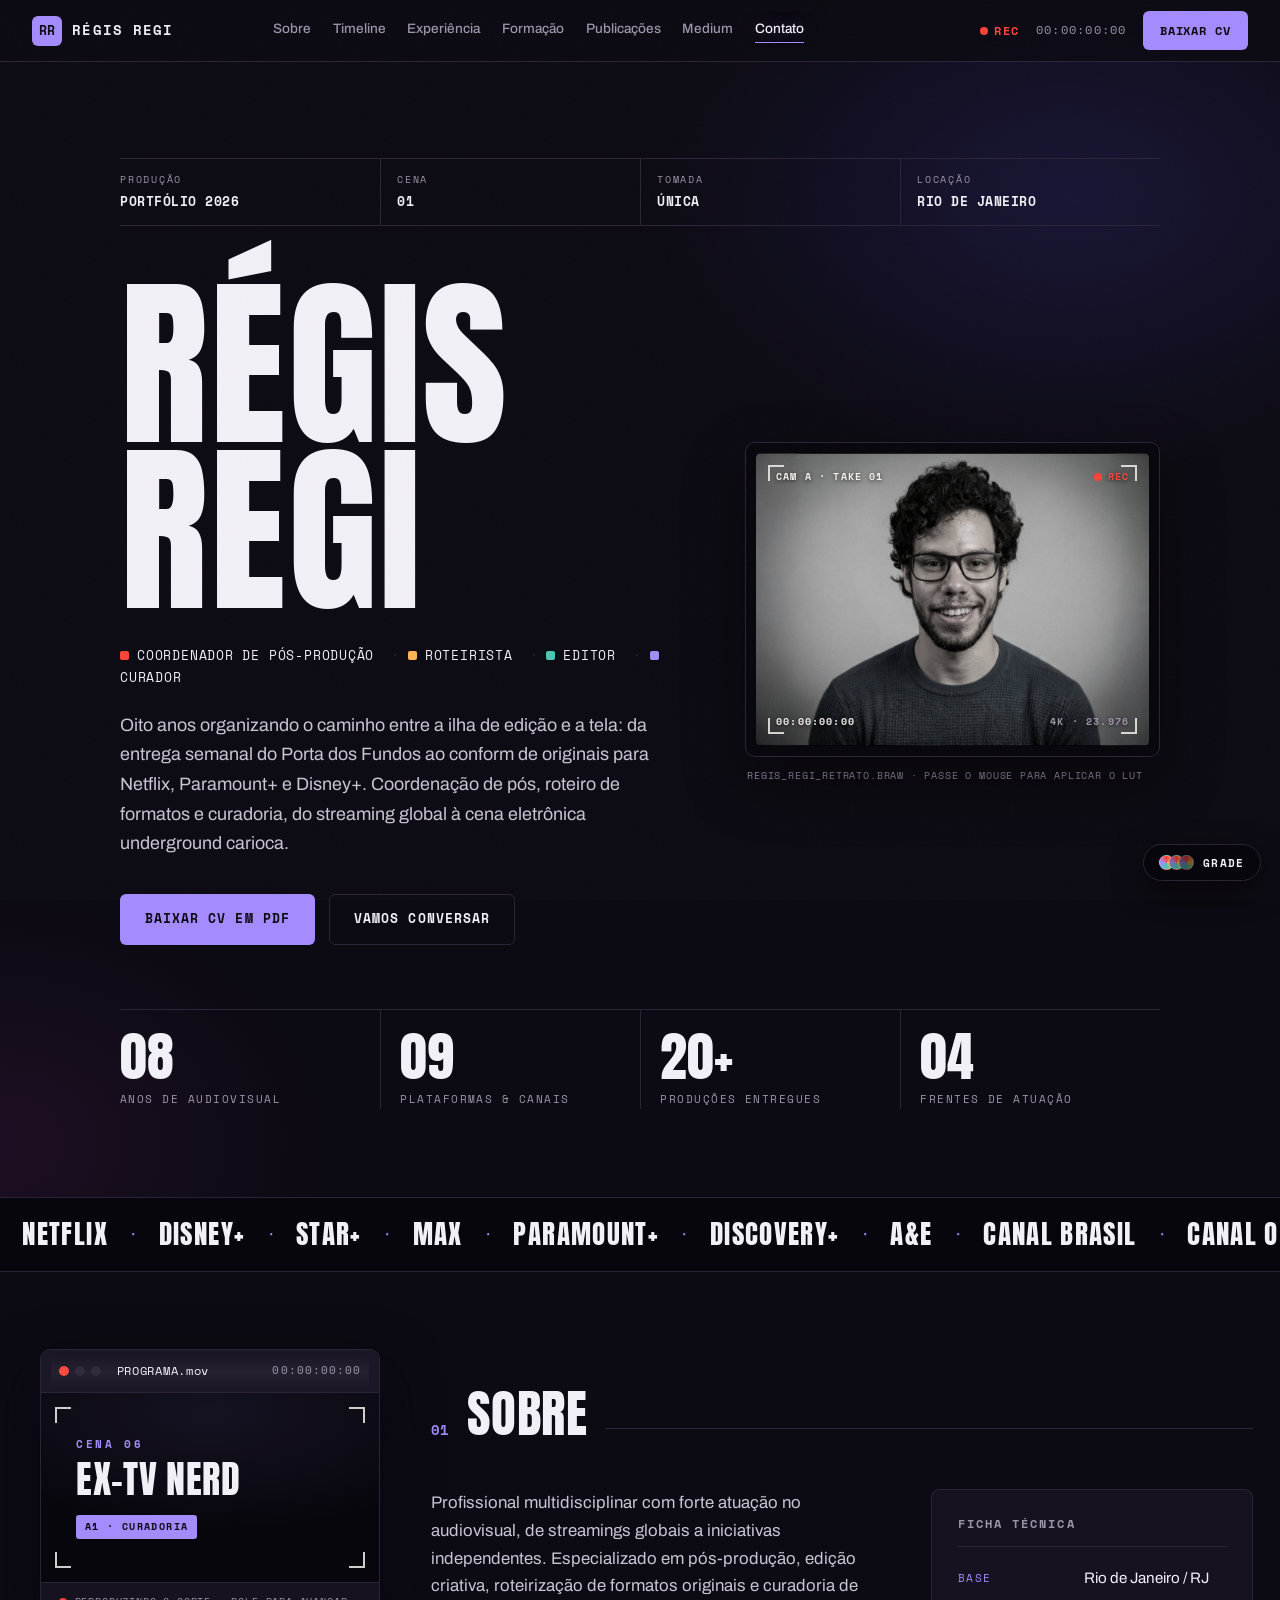
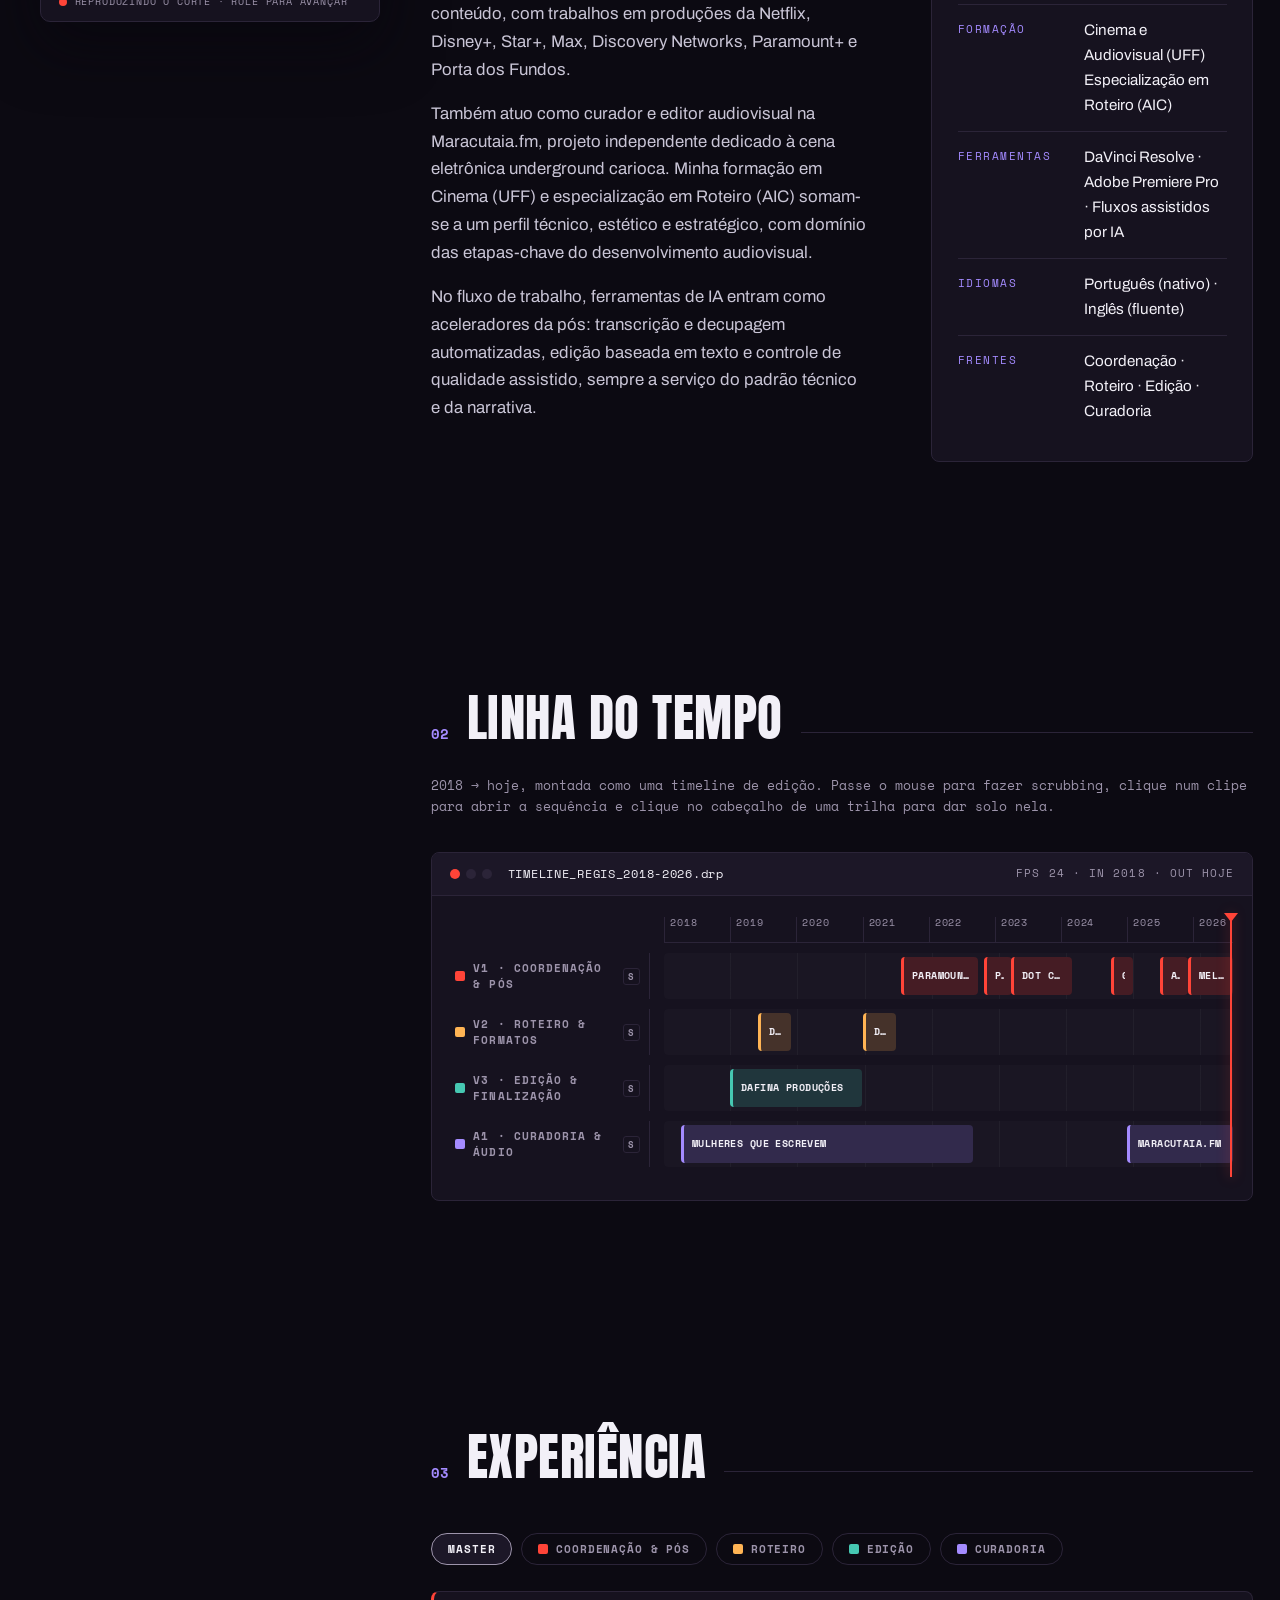
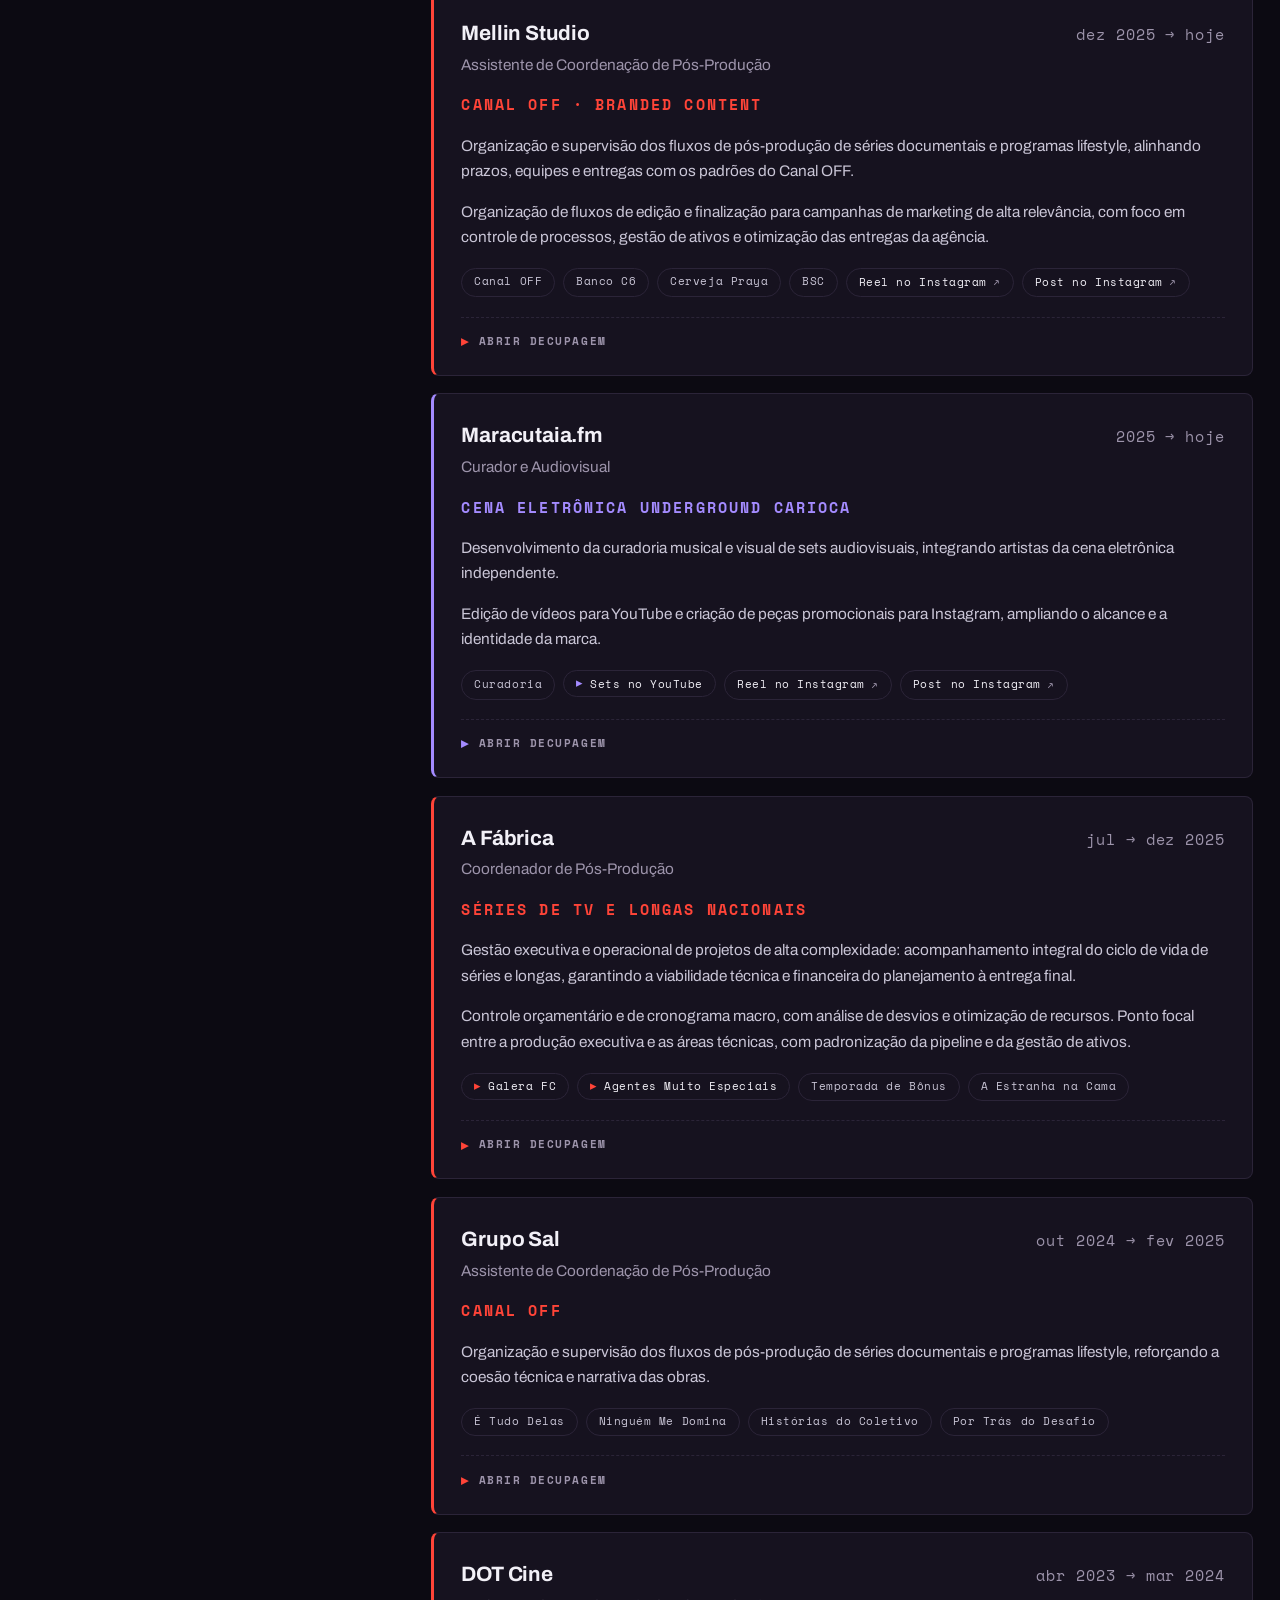
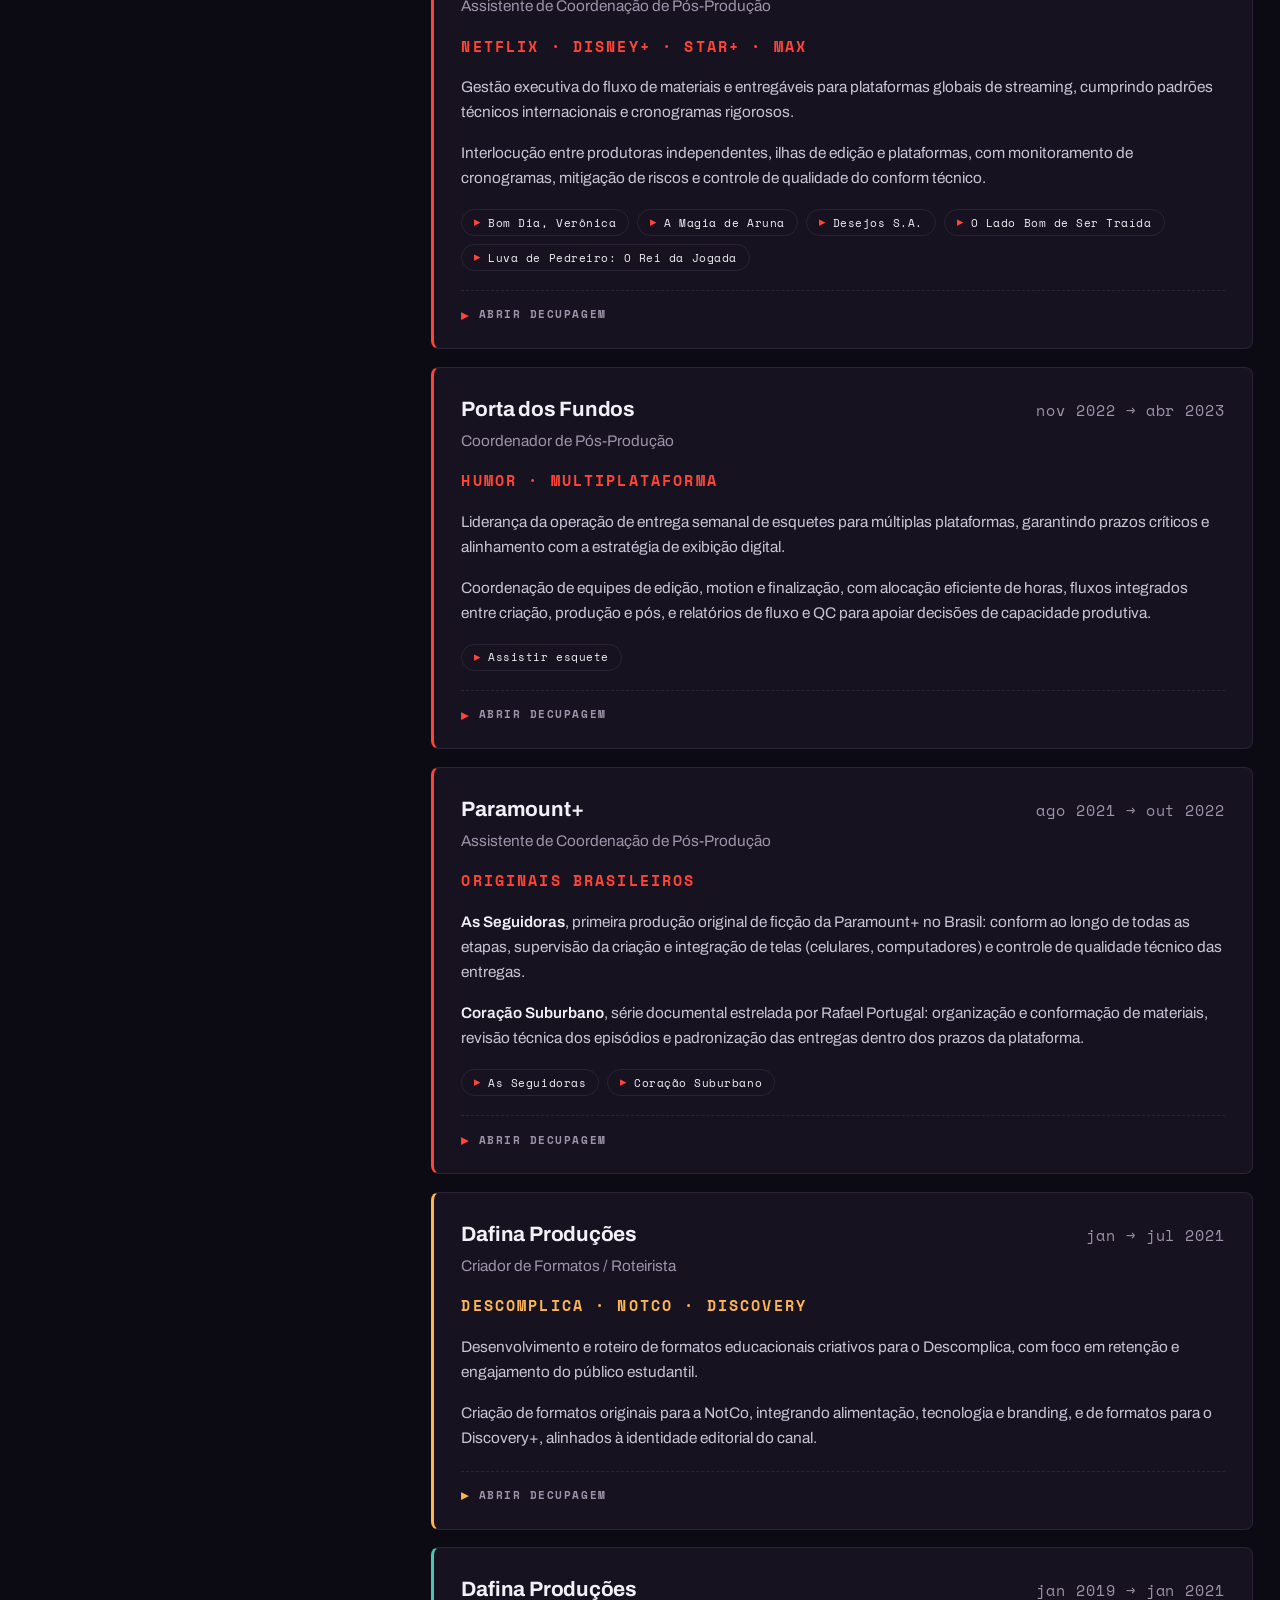
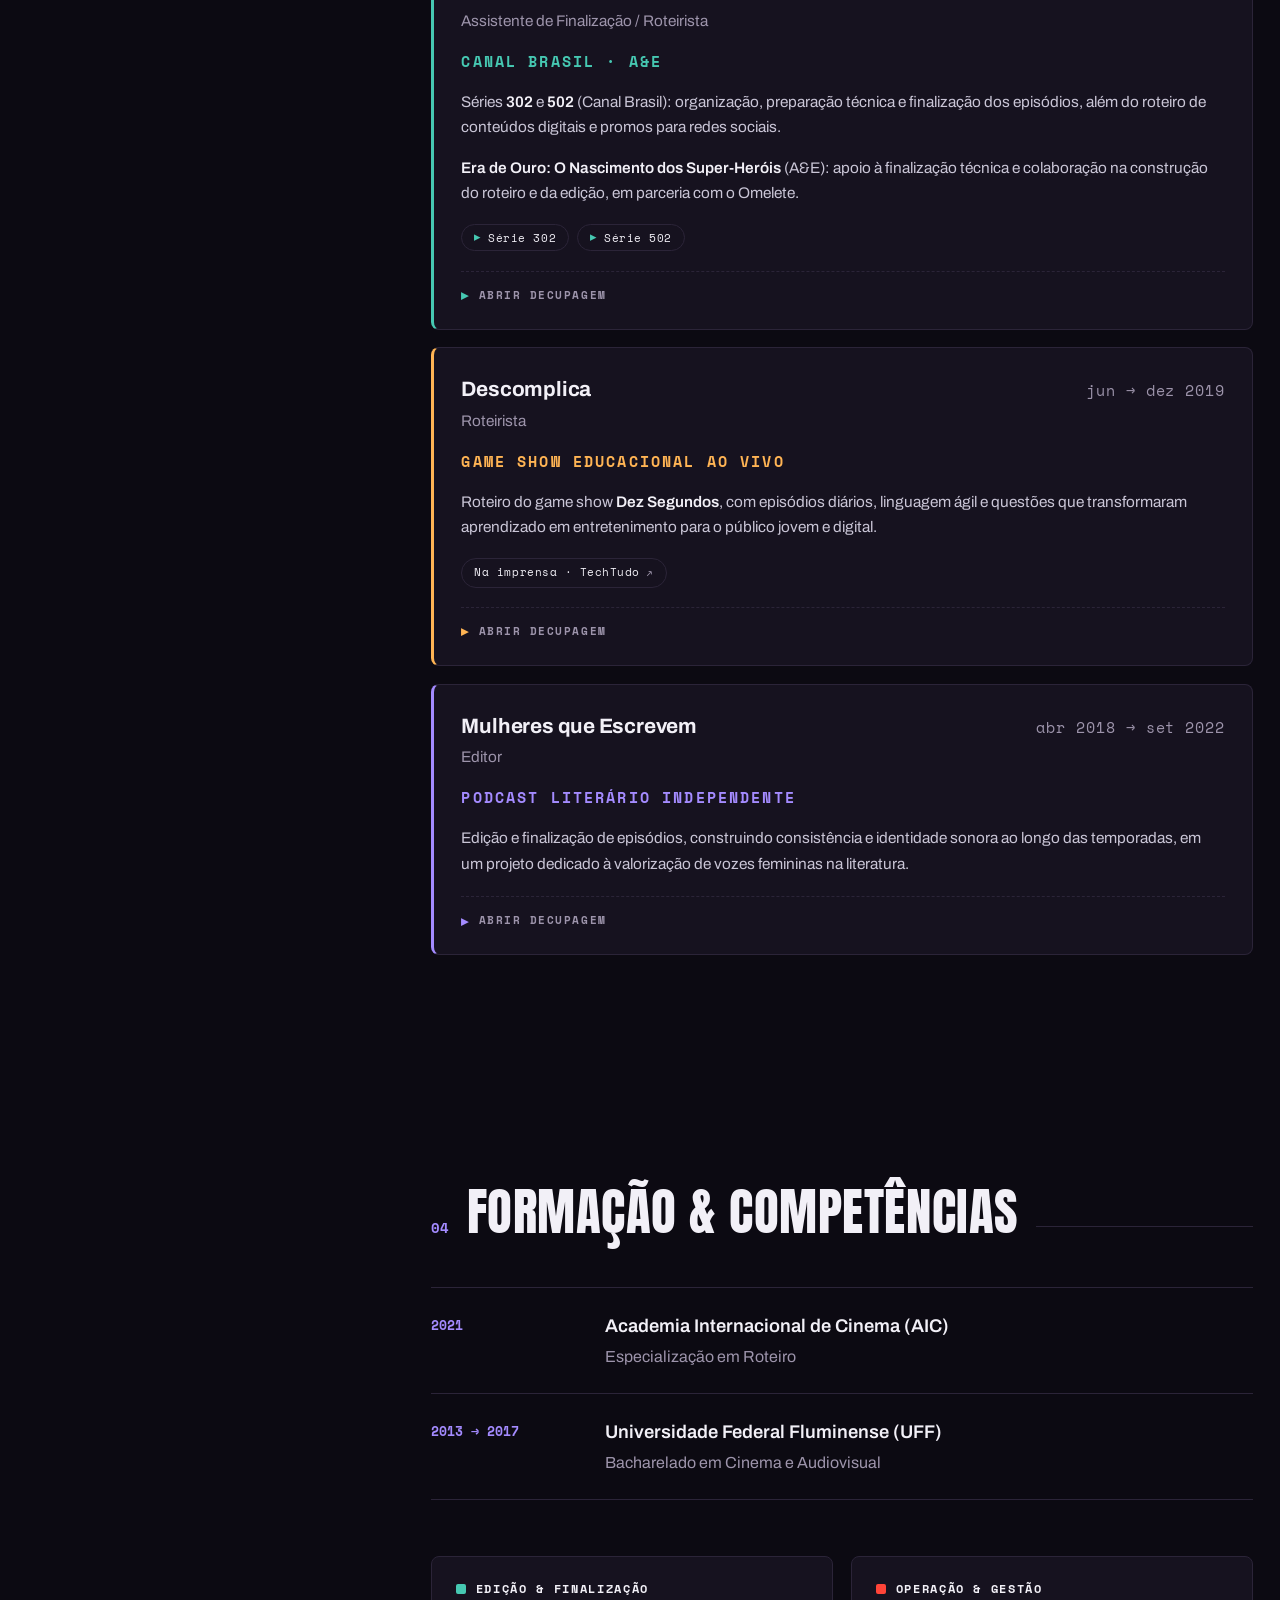
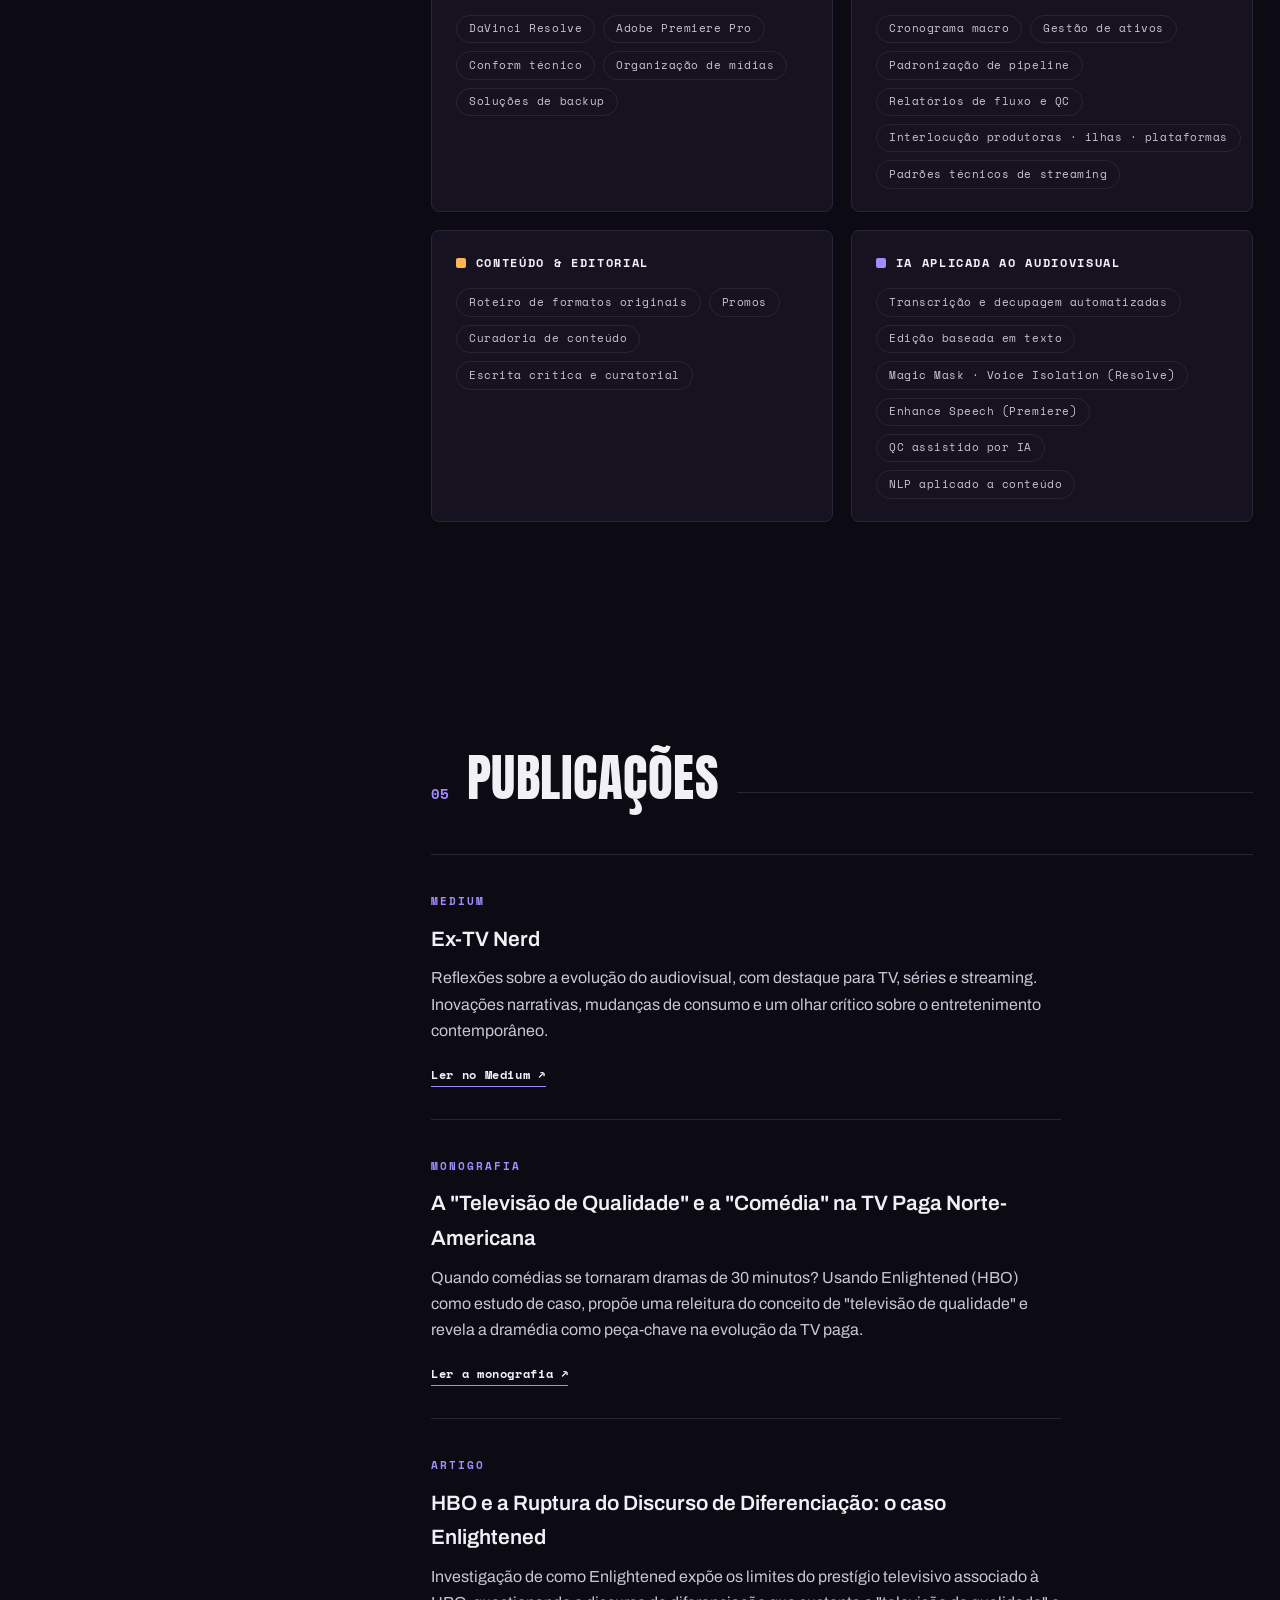
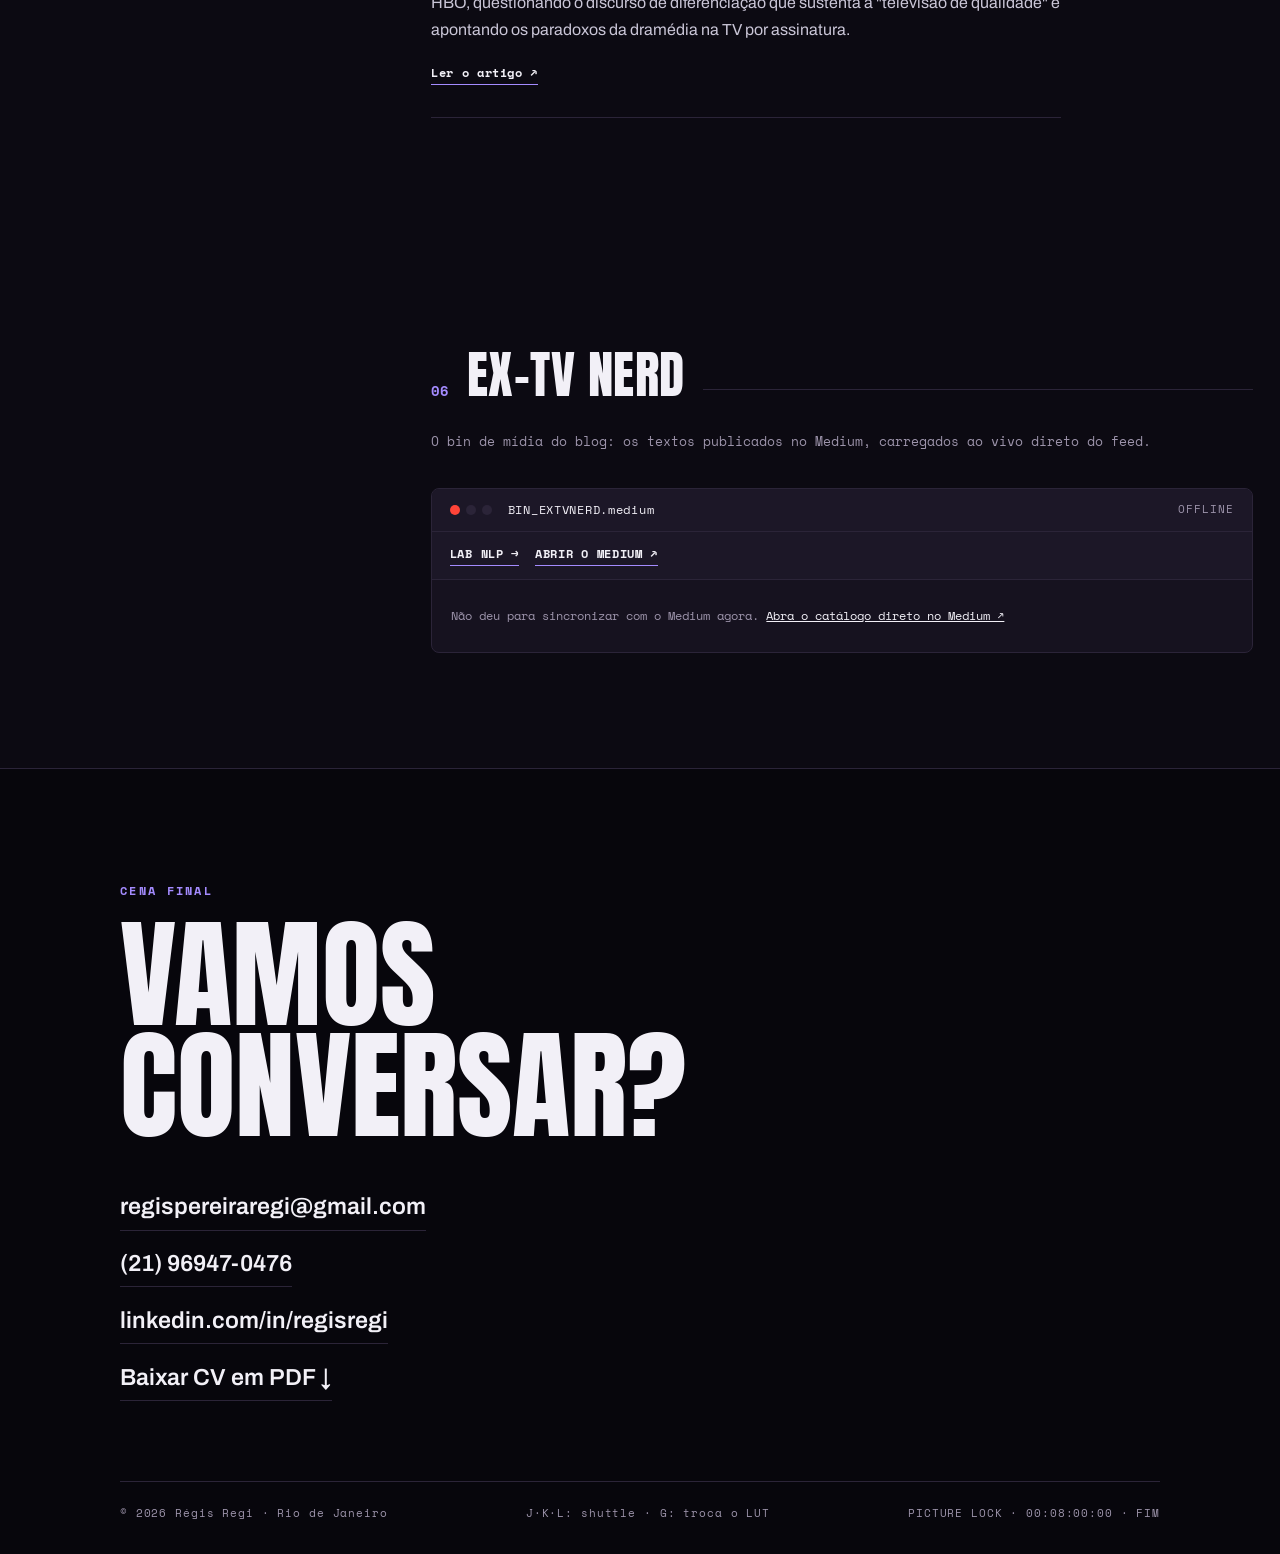
<file: index.html>
<!DOCTYPE html>
<html lang="pt-BR">
<head>
  <meta charset="UTF-8">
  <meta name="viewport" content="width=device-width, initial-scale=1.0">
  <title>Régis Regi · Pós-Produção, Roteiro e Curadoria</title>
  <meta name="description" content="Régis Regi é coordenador de pós-produção, editor, roteirista e curador no Rio de Janeiro. 8 anos de audiovisual, com produções na Netflix, Disney+, Star+, Max, Paramount+ e Porta dos Fundos.">
  <meta property="og:title" content="Régis Regi · Pós-Produção, Roteiro e Curadoria">
  <meta property="og:description" content="8 anos de audiovisual entre streamings globais e projetos independentes. Coordenação de pós, roteiro de formatos, edição e curadoria.">
  <meta property="og:type" content="website">
  <meta property="og:locale" content="pt_BR">
  <meta name="theme-color" content="#0c0a12">
  <link rel="icon" type="image/svg+xml" href="assets/favicon.svg">
  <link rel="preconnect" href="https://fonts.googleapis.com">
  <link rel="preconnect" href="https://fonts.gstatic.com" crossorigin>
  <link href="https://fonts.googleapis.com/css2?family=Anton&family=Archivo:wght@400;500;600;700&family=Space+Mono:wght@400;700&display=swap" rel="stylesheet">
  <link rel="stylesheet" href="css/style.css">
  <!-- Google Analytics 4 · para ativar: crie a propriedade em analytics.google.com,
       troque G-XXXXXXXXXX pelo ID de medição real e descomente o bloco abaixo.
       (Mesmo bloco em analise.html; instruções completas no README.)
  <script async src="https://www.googletagmanager.com/gtag/js?id=G-XXXXXXXXXX"></script>
  <script>
    window.dataLayer = window.dataLayer || [];
    function gtag(){dataLayer.push(arguments);}
    gtag('js', new Date());
    gtag('config', 'G-XXXXXXXXXX', { anonymize_ip: true });
  </script>
  -->
</head>
<body>
  <a class="skip-link" href="#sobre">Pular para o conteúdo</a>
  <div class="grain" aria-hidden="true"></div>
  <div class="vignette" aria-hidden="true"></div>

  <!-- ===================== TOPO ===================== -->
  <header class="topbar">
    <a class="brand" href="#top" aria-label="Voltar ao início">
      <span class="brand-mark" aria-hidden="true">RR</span>
      <span class="brand-name">Régis Regi</span>
    </a>
    <nav class="topnav" aria-label="Seções do portfólio">
      <a href="#sobre">Sobre</a>
      <a href="#timeline">Timeline</a>
      <a href="#experiencia">Experiência</a>
      <a href="#formacao">Formação</a>
      <a href="#publicacoes">Publicações</a>
      <a href="#medium">Medium</a>
      <a href="#contato">Contato</a>
    </nav>
    <div class="topbar-right">
      <button class="rec" id="rec-toggle" type="button" aria-pressed="false" title="Alternar modo REC"><span class="rec-dot"></span>REC</button>
      <span class="timecode" id="timecode" title="Posição do corte" aria-hidden="true">00:00:00:00</span>
      <a class="btn btn-primary btn-small" href="assets/RE_GIS_REGI_PORTFOLIO_CV_2026.pdf" download>Baixar CV</a>
    </div>
    <div class="progress" aria-hidden="true"><i id="progressbar"></i></div>
  </header>

  <main id="top">

    <!-- ===================== HERO ===================== -->
    <section class="hero">
      <div class="container">
        <div class="slate" role="presentation">
          <div class="slate-cell"><span class="slate-label">Produção</span><span class="slate-value">Portfólio 2026</span></div>
          <div class="slate-cell"><span class="slate-label">Cena</span><span class="slate-value">01</span></div>
          <div class="slate-cell"><span class="slate-label">Tomada</span><span class="slate-value">Única</span></div>
          <div class="slate-cell"><span class="slate-label">Locação</span><span class="slate-value">Rio de Janeiro</span></div>
        </div>

        <div class="hero-mid">
          <div class="hero-copy">
            <h1 class="hero-name">Régis<br>Regi</h1>

            <p class="hero-roles">
              <span class="dot dot-coord"></span>Coordenador de Pós-Produção
              <span class="sep">·</span><span class="dot dot-roteiro"></span>Roteirista
              <span class="sep">·</span><span class="dot dot-edicao"></span>Editor
              <span class="sep">·</span><span class="dot dot-curadoria"></span>Curador
            </p>

            <p class="hero-lead">
              Oito anos organizando o caminho entre a ilha de edição e a tela: da entrega semanal
              do Porta dos Fundos ao conform de originais para Netflix, Paramount+ e Disney+.
              Coordenação de pós, roteiro de formatos e curadoria, do streaming global à cena
              eletrônica underground carioca.
            </p>

            <div class="hero-actions">
              <a class="btn btn-primary" href="assets/RE_GIS_REGI_PORTFOLIO_CV_2026.pdf" download>Baixar CV em PDF</a>
              <a class="btn btn-ghost" href="#contato">Vamos conversar</a>
            </div>
          </div>

          <aside class="monitor" aria-label="Retrato de Régis Regi">
            <figure class="monitor-frame">
              <img src="assets/regis-retrato.jpg" alt="Retrato de Régis Regi sorrindo, de óculos e suéter azul, sobre fundo cinza de estúdio" width="1040" height="774" fetchpriority="high">
              <span class="monitor-corners" aria-hidden="true"></span>
              <span class="monitor-hud hud-tl" aria-hidden="true">CAM A · TAKE 01</span>
              <span class="monitor-hud hud-tr" aria-hidden="true"><span class="rec-dot"></span>REC</span>
              <span class="monitor-hud hud-bl" aria-hidden="true" id="monitor-tc">00:00:00:00</span>
              <span class="monitor-hud hud-br" aria-hidden="true">4K · 23.976</span>
              <span class="monitor-scan" aria-hidden="true"></span>
            </figure>
            <p class="monitor-caption" aria-hidden="true">REGIS_REGI_RETRATO.braw<span class="monitor-lut"> · passe o mouse para aplicar o LUT</span></p>
          </aside>
        </div>

        <dl class="stats">
          <div class="stat"><dt>Anos de audiovisual</dt><dd>08</dd></div>
          <div class="stat"><dt>Plataformas &amp; canais</dt><dd>09</dd></div>
          <div class="stat"><dt>Produções entregues</dt><dd>20+</dd></div>
          <div class="stat"><dt>Frentes de atuação</dt><dd>04</dd></div>
        </dl>
      </div>
    </section>

    <!-- ===================== LETREIRO DE PLATAFORMAS ===================== -->
    <div class="marquee" aria-label="Trabalhos exibidos em Netflix, Disney+, Star+, Max, Paramount+, Discovery+, A&amp;E, Canal Brasil, Canal OFF e Porta dos Fundos">
      <div class="marquee-track" aria-hidden="true">
        <span>Netflix</span><i>·</i><span>Disney+</span><i>·</i><span>Star+</span><i>·</i><span>Max</span><i>·</i><span>Paramount+</span><i>·</i><span>Discovery+</span><i>·</i><span>A&amp;E</span><i>·</i><span>Canal Brasil</span><i>·</i><span>Canal OFF</span><i>·</i><span>Porta dos Fundos</span><i>·</i>
        <span>Netflix</span><i>·</i><span>Disney+</span><i>·</i><span>Star+</span><i>·</i><span>Max</span><i>·</i><span>Paramount+</span><i>·</i><span>Discovery+</span><i>·</i><span>A&amp;E</span><i>·</i><span>Canal Brasil</span><i>·</i><span>Canal OFF</span><i>·</i><span>Porta dos Fundos</span><i>·</i>
      </div>
    </div>

    <!-- ===================== DOIS MONITORES =====================
         Ilha de dois monitores: à esquerda, o "programa" (sticky)
         reproduz a cena que o scroll está exibindo à direita. -->
    <div class="duo">
      <aside class="duo-monitor" aria-hidden="true">
        <div class="duo-panel">
          <div class="nle-bar">
            <span class="nle-dots"><i></i><i></i><i></i></span>
            <span class="nle-file">PROGRAMA.mov</span>
            <span class="nle-tc" id="duo-tc">00:00:00:00</span>
          </div>
          <div class="duo-screen" id="duo-screen">
            <span class="duo-cena" id="duo-cena">CENA 01</span>
            <span class="duo-title" id="duo-title">Sobre</span>
            <span class="duo-track" id="duo-track">MASTER</span>
            <span class="monitor-corners"></span>
            <span class="monitor-scan"></span>
          </div>
          <p class="duo-caption"><span class="rec-dot"></span>Reproduzindo o corte · role para avançar</p>
        </div>
      </aside>
      <div class="duo-feed">

    <section class="section" id="sobre">
      <div class="container">
        <header class="section-head reveal">
          <span class="section-num">01</span>
          <h2>Sobre</h2>
          <span class="section-rule" aria-hidden="true"></span>
        </header>

        <div class="sobre-grid">
          <div class="sobre-texto reveal">
            <p>
              Profissional multidisciplinar com forte atuação no audiovisual, de streamings
              globais a iniciativas independentes. Especializado em pós-produção, edição
              criativa, roteirização de formatos originais e curadoria de conteúdo, com
              trabalhos em produções da Netflix, Disney+, Star+, Max, Discovery Networks,
              Paramount+ e Porta dos Fundos.
            </p>
            <p>
              Também atuo como curador e editor audiovisual na Maracutaia.fm, projeto
              independente dedicado à cena eletrônica underground carioca. Minha formação em
              Cinema (UFF) e especialização em Roteiro (AIC) somam-se a um perfil técnico,
              estético e estratégico, com domínio das etapas-chave do desenvolvimento
              audiovisual.
            </p>
            <p>
              No fluxo de trabalho, ferramentas de IA entram como aceleradores da pós:
              transcrição e decupagem automatizadas, edição baseada em texto e controle de
              qualidade assistido, sempre a serviço do padrão técnico e da narrativa.
            </p>
          </div>

          <aside class="ficha reveal" aria-label="Ficha técnica">
            <h3 class="ficha-title">Ficha técnica</h3>
            <dl>
              <div class="ficha-row"><dt>Base</dt><dd>Rio de Janeiro / RJ</dd></div>
              <div class="ficha-row"><dt>Formação</dt><dd>Cinema e Audiovisual (UFF)<br>Especialização em Roteiro (AIC)</dd></div>
              <div class="ficha-row"><dt>Ferramentas</dt><dd>DaVinci Resolve · Adobe Premiere Pro · Fluxos assistidos por IA</dd></div>
              <div class="ficha-row"><dt>Idiomas</dt><dd>Português (nativo) · Inglês (fluente)</dd></div>
              <div class="ficha-row"><dt>Frentes</dt><dd>Coordenação · Roteiro · Edição · Curadoria</dd></div>
            </dl>
          </aside>
        </div>
      </div>
    </section>

    <!-- ===================== 02 · TIMELINE ===================== -->
    <section class="section" id="timeline">
      <div class="container">
        <header class="section-head reveal">
          <span class="section-num">02</span>
          <h2>Linha do tempo</h2>
          <span class="section-rule" aria-hidden="true"></span>
        </header>
        <p class="section-sub reveal">2018 → hoje, montada como uma timeline de edição. Passe o mouse para fazer scrubbing, clique num clipe para abrir a sequência e clique no cabeçalho de uma trilha para dar solo nela.</p>

        <div class="nle reveal" id="nle">
          <div class="nle-bar">
            <span class="nle-dots" aria-hidden="true"><i></i><i></i><i></i></span>
            <span class="nle-file">TIMELINE_REGIS_2018-2026.drp</span>
            <span class="nle-tc" aria-hidden="true">FPS 24 · IN 2018 · OUT HOJE</span>
          </div>

          <div class="nle-scroll">
            <div class="nle-inner">
              <div class="heads">
                <div class="head-spacer" aria-hidden="true"></div>
                <button class="track-head" type="button" data-lane="0" aria-pressed="false" title="Solo na trilha V1"><b class="chip chip-coord" aria-hidden="true"></b>V1 · Coordenação &amp; Pós<span class="solo-badge" aria-hidden="true">S</span></button>
                <button class="track-head" type="button" data-lane="1" aria-pressed="false" title="Solo na trilha V2"><b class="chip chip-roteiro" aria-hidden="true"></b>V2 · Roteiro &amp; Formatos<span class="solo-badge" aria-hidden="true">S</span></button>
                <button class="track-head" type="button" data-lane="2" aria-pressed="false" title="Solo na trilha V3"><b class="chip chip-edicao" aria-hidden="true"></b>V3 · Edição &amp; Finalização<span class="solo-badge" aria-hidden="true">S</span></button>
                <button class="track-head" type="button" data-lane="3" aria-pressed="false" title="Solo na trilha A1"><b class="chip chip-curadoria" aria-hidden="true"></b>A1 · Curadoria &amp; Áudio<span class="solo-badge" aria-hidden="true">S</span></button>
              </div>

              <div class="lanes">
                <div class="ruler" aria-hidden="true">
                  <span style="left:0%">2018</span>
                  <span style="left:11.63%">2019</span>
                  <span style="left:23.26%">2020</span>
                  <span style="left:34.88%">2021</span>
                  <span style="left:46.51%">2022</span>
                  <span style="left:58.14%">2023</span>
                  <span style="left:69.77%">2024</span>
                  <span style="left:81.4%">2025</span>
                  <span style="left:93.02%">2026</span>
                </div>

                <div class="lane">
                  <a class="clip clip-coord" href="#exp-paramount" style="left:41.66%;width:13.57%;--d:.24s" title="Paramount+ · ago 2021 → out 2022"><span>Paramount+</span></a>
                  <a class="clip clip-coord" href="#exp-porta" style="left:56.2%;width:4.85%;--d:.3s" title="Porta dos Fundos · nov 2022 → abr 2023"><span>Porta dos Fundos</span></a>
                  <a class="clip clip-coord" href="#exp-dot" style="left:61.05%;width:10.66%;--d:.36s" title="DOT Cine · abr 2023 → mar 2024"><span>DOT Cine</span></a>
                  <a class="clip clip-coord" href="#exp-gruposal" style="left:78.49%;width:3.88%;--d:.42s" title="Grupo Sal · out 2024 → fev 2025"><span>Grupo Sal</span></a>
                  <a class="clip clip-coord" href="#exp-fabrica" style="left:87.21%;width:4.84%;--d:.54s" title="A Fábrica · jul → dez 2025"><span>A Fábrica</span></a>
                  <a class="clip clip-coord" href="#exp-mellin" style="left:92.06%;width:7.94%;--d:.6s" title="Mellin Studio · dez 2025 → hoje"><span>Mellin</span></a>
                </div>

                <div class="lane">
                  <a class="clip clip-roteiro" href="#exp-descomplica" style="left:16.47%;width:5.81%;--d:.12s" title="Descomplica · jun → dez 2019"><span>Descomplica</span></a>
                  <a class="clip clip-roteiro" href="#exp-dafina-formatos" style="left:34.88%;width:5.81%;--d:.18s" title="Dafina · Formatos · jan → jul 2021"><span>Dafina</span></a>
                </div>

                <div class="lane">
                  <a class="clip clip-edicao" href="#exp-dafina-final" style="left:11.63%;width:23.26%;--d:.06s" title="Dafina Produções · jan 2019 → jan 2021"><span>Dafina Produções</span></a>
                </div>

                <div class="lane">
                  <a class="clip clip-curadoria" href="#exp-mqe" style="left:2.91%;width:51.36%;--d:0s" title="Mulheres que Escrevem · abr 2018 → set 2022"><span>Mulheres que Escrevem</span></a>
                  <a class="clip clip-curadoria" href="#exp-maracutaia" style="left:81.4%;width:18.6%;--d:.48s" title="Maracutaia.fm · 2025 → hoje"><span>Maracutaia.fm</span></a>
                </div>

                <div class="playhead" aria-hidden="true"></div>
              </div>
            </div>
          </div>
        </div>
      </div>
    </section>

    <!-- ===================== 03 · EXPERIÊNCIA ===================== -->
    <section class="section" id="experiencia">
      <div class="container">
        <header class="section-head reveal">
          <span class="section-num">03</span>
          <h2>Experiência</h2>
          <span class="section-rule" aria-hidden="true"></span>
        </header>

        <div class="filters reveal" role="group" aria-label="Filtrar experiências por frente de atuação">
          <button class="filter is-active" type="button" data-filter="all" aria-pressed="true">Master</button>
          <button class="filter" type="button" data-filter="coord" aria-pressed="false"><b class="chip chip-coord" aria-hidden="true"></b>Coordenação &amp; Pós</button>
          <button class="filter" type="button" data-filter="roteiro" aria-pressed="false"><b class="chip chip-roteiro" aria-hidden="true"></b>Roteiro</button>
          <button class="filter" type="button" data-filter="edicao" aria-pressed="false"><b class="chip chip-edicao" aria-hidden="true"></b>Edição</button>
          <button class="filter" type="button" data-filter="curadoria" aria-pressed="false"><b class="chip chip-curadoria" aria-hidden="true"></b>Curadoria</button>
        </div>

        <div class="cards">

          <article class="card card-coord reveal" id="exp-mellin">
            <div class="card-top">
              <div>
                <h3>Mellin Studio</h3>
                <p class="card-role">Assistente de Coordenação de Pós-Produção</p>
              </div>
              <p class="card-date">dez 2025 → hoje</p>
            </div>
            <p class="card-context">Canal OFF · branded content</p>
            <p>Organização e supervisão dos fluxos de pós-produção de séries documentais e programas lifestyle, alinhando prazos, equipes e entregas com os padrões do Canal OFF.</p>
            <p>Organização de fluxos de edição e finalização para campanhas de marketing de alta relevância, com foco em controle de processos, gestão de ativos e otimização das entregas da agência.</p>
            <ul class="tags">
              <li>Canal OFF</li><li>Banco C6</li><li>Cerveja Praya</li><li>BSC</li>
              <li class="tag-media"><a class="tag-ext" href="https://www.instagram.com/mellinstudio.br/reel/DPkCyBqEtCL/" target="_blank" rel="noopener">Reel no Instagram</a></li>
              <li class="tag-media"><a class="tag-ext" href="https://www.instagram.com/p/DPMf_8aDmNV/" target="_blank" rel="noopener">Post no Instagram</a></li>
            </ul>
            <details class="card-more">
              <summary><span class="summary-abrir">Abrir decupagem</span><span class="summary-fechar">Fechar decupagem</span></summary>
              <ul>
                <li>Supervisão de ponta a ponta dos fluxos de pós das séries documentais e dos programas lifestyle do Canal OFF: prazos, equipes e entregáveis alinhados aos padrões técnicos e editoriais do canal.</li>
                <li>Organização dos fluxos de edição e finalização de campanhas de marketing de alta visibilidade, atendendo contas como Banco C6, Cerveja Praya e BSC.</li>
                <li>Controle de processos, gestão de ativos e versionamento de materiais, do offline ao master, com foco na otimização das entregas da agência.</li>
              </ul>
            </details>
          </article>

          <article class="card card-curadoria reveal" id="exp-maracutaia">
            <div class="card-top">
              <div>
                <h3>Maracutaia.fm</h3>
                <p class="card-role">Curador e Audiovisual</p>
              </div>
              <p class="card-date">2025 → hoje</p>
            </div>
            <p class="card-context">Cena eletrônica underground carioca</p>
            <p>Desenvolvimento da curadoria musical e visual de sets audiovisuais, integrando artistas da cena eletrônica independente.</p>
            <p>Edição de vídeos para YouTube e criação de peças promocionais para Instagram, ampliando o alcance e a identidade da marca.</p>
            <ul class="tags">
              <li>Curadoria</li>
              <li class="tag-media"><button class="tag-play" type="button" data-list="PLeN4eLs3ScfDhsppcAUj3U6U7azva0Vye" data-title="MARACUTAIA_SETS">Sets no YouTube</button></li>
              <li class="tag-media"><a class="tag-ext" href="https://www.instagram.com/reel/DCkTfXAx_Wl/" target="_blank" rel="noopener">Reel no Instagram</a></li>
              <li class="tag-media"><a class="tag-ext" href="https://www.instagram.com/p/DQEdCi7jiX0/" target="_blank" rel="noopener">Post no Instagram</a></li>
            </ul>
            <details class="card-more">
              <summary><span class="summary-abrir">Abrir decupagem</span><span class="summary-fechar">Fechar decupagem</span></summary>
              <ul>
                <li>Curadoria musical e visual dos sets audiovisuais, integrando artistas da cena eletrônica independente carioca ao catálogo da marca.</li>
                <li>Edição e finalização dos sets para o canal do YouTube, com decupagem de performance e identidade visual consistente entre episódios.</li>
                <li>Criação de peças promocionais para Instagram, ampliando o alcance e consolidando a identidade da Maracutaia.fm nas plataformas.</li>
              </ul>
            </details>
          </article>

          <article class="card card-coord reveal" id="exp-fabrica">
            <div class="card-top">
              <div>
                <h3>A Fábrica</h3>
                <p class="card-role">Coordenador de Pós-Produção</p>
              </div>
              <p class="card-date">jul → dez 2025</p>
            </div>
            <p class="card-context">Séries de TV e longas nacionais</p>
            <p>Gestão executiva e operacional de projetos de alta complexidade: acompanhamento integral do ciclo de vida de séries e longas, garantindo a viabilidade técnica e financeira do planejamento à entrega final.</p>
            <p>Controle orçamentário e de cronograma macro, com análise de desvios e otimização de recursos. Ponto focal entre a produção executiva e as áreas técnicas, com padronização da pipeline e da gestão de ativos.</p>
            <ul class="tags">
              <li class="tag-media"><button class="tag-play" type="button" data-yt="bZp_isvYVZc" data-title="GALERA_FC_TRAILER">Galera FC</button></li>
              <li class="tag-media"><button class="tag-play" type="button" data-yt="LvlqcTjahDE" data-title="AGENTES_MUITO_ESPECIAIS_TRAILER">Agentes Muito Especiais</button></li>
              <li>Temporada de Bônus</li><li>A Estranha na Cama</li>
            </ul>
            <details class="card-more">
              <summary><span class="summary-abrir">Abrir decupagem</span><span class="summary-fechar">Fechar decupagem</span></summary>
              <ul>
                <li><strong>Ciclo de vida completo:</strong> acompanhamento integral de séries e longas como Galera FC, Agentes Muito Especiais, Temporada de Bônus e A Estranha na Cama, do planejamento à entrega final, garantindo viabilidade técnica e financeira.</li>
                <li><strong>Cronograma e orçamento:</strong> formulação e monitoramento de cronogramas macro, análise de desvios e otimização de recursos para aderência aos orçamentos aprovados.</li>
                <li><strong>Interface estratégica:</strong> ponto focal entre a produção executiva e as áreas técnicas, integrando as demandas artísticas às necessidades operacionais e contratuais da produtora.</li>
                <li><strong>Padronização:</strong> implementação de fluxos de gestão de ativos e melhoria contínua da pipeline, com foco em eficiência administrativa e qualidade das entregas.</li>
              </ul>
            </details>
          </article>

          <article class="card card-coord reveal" id="exp-gruposal">
            <div class="card-top">
              <div>
                <h3>Grupo Sal</h3>
                <p class="card-role">Assistente de Coordenação de Pós-Produção</p>
              </div>
              <p class="card-date">out 2024 → fev 2025</p>
            </div>
            <p class="card-context">Canal OFF</p>
            <p>Organização e supervisão dos fluxos de pós-produção de séries documentais e programas lifestyle, reforçando a coesão técnica e narrativa das obras.</p>
            <ul class="tags">
              <li>É Tudo Delas</li><li>Ninguém Me Domina</li><li>Histórias do Coletivo</li><li>Por Trás do Desafio</li>
            </ul>
            <details class="card-more">
              <summary><span class="summary-abrir">Abrir decupagem</span><span class="summary-fechar">Fechar decupagem</span></summary>
              <ul>
                <li>Organização e supervisão dos fluxos de pós de séries documentais e programas lifestyle, alinhando prazos, equipes e entregas aos padrões do Canal OFF.</li>
                <li>Participação ativa em É Tudo Delas (2024), Ninguém Me Domina (2025), Histórias do Coletivo (2025) e Por Trás do Desafio (2025), reforçando a coesão técnica e narrativa das obras.</li>
              </ul>
            </details>
          </article>

          <article class="card card-coord reveal" id="exp-dot">
            <div class="card-top">
              <div>
                <h3>DOT Cine</h3>
                <p class="card-role">Assistente de Coordenação de Pós-Produção</p>
              </div>
              <p class="card-date">abr 2023 → mar 2024</p>
            </div>
            <p class="card-context">Netflix · Disney+ · Star+ · Max</p>
            <p>Gestão executiva do fluxo de materiais e entregáveis para plataformas globais de streaming, cumprindo padrões técnicos internacionais e cronogramas rigorosos.</p>
            <p>Interlocução entre produtoras independentes, ilhas de edição e plataformas, com monitoramento de cronogramas, mitigação de riscos e controle de qualidade do conform técnico.</p>
            <ul class="tags">
              <li class="tag-media"><button class="tag-play" type="button" data-yt="4oDn5TBJA84" data-title="BOM_DIA_VERONICA_T3_TRAILER">Bom Dia, Verônica</button></li>
              <li class="tag-media"><button class="tag-play" type="button" data-yt="q9xURvz3fCM" data-title="A_MAGIA_DE_ARUNA_TRAILER">A Magia de Aruna</button></li>
              <li class="tag-media"><button class="tag-play" type="button" data-yt="isSQESXVgQ4" data-title="DESEJOS_SA_TRAILER">Desejos S.A.</button></li>
              <li class="tag-media"><button class="tag-play" type="button" data-yt="HggZDpcmeO4" data-title="O_LADO_BOM_DE_SER_TRAIDA_TRAILER">O Lado Bom de Ser Traída</button></li>
              <li class="tag-media"><button class="tag-play" type="button" data-yt="TDi4yirmR00" data-title="LUVA_DE_PEDREIRO_TRAILER">Luva de Pedreiro: O Rei da Jogada</button></li>
            </ul>
            <details class="card-more">
              <summary><span class="summary-abrir">Abrir decupagem</span><span class="summary-fechar">Fechar decupagem</span></summary>
              <ul>
                <li><strong>Players globais:</strong> gestão executiva do fluxo de materiais e entregáveis de Bom Dia, Verônica (Netflix), A Magia de Aruna (Disney+), Desejos S.A. (Star+), O Lado Bom de Ser Traída (Netflix) e Luva de Pedreiro: O Rei da Jogada (Max), cumprindo specs técnicas internacionais.</li>
                <li><strong>Interlocução:</strong> ponte entre produtoras independentes, ilhas de edição e plataformas, traduzindo demandas executivas com precisão para as equipes operacionais.</li>
                <li><strong>Mitigação de riscos:</strong> acompanhamento de todas as etapas da pós com ferramentas de controle, prevendo gargalos e assegurando pontualidade em projetos multiepisódicos de alta complexidade.</li>
                <li><strong>QC e conformidade:</strong> supervisão da organização de mídias e do conform técnico, com o produto final alinhado às especificações contratuais de cada parceiro.</li>
              </ul>
            </details>
          </article>

          <article class="card card-coord reveal" id="exp-porta">
            <div class="card-top">
              <div>
                <h3>Porta dos Fundos</h3>
                <p class="card-role">Coordenador de Pós-Produção</p>
              </div>
              <p class="card-date">nov 2022 → abr 2023</p>
            </div>
            <p class="card-context">Humor · multiplataforma</p>
            <p>Liderança da operação de entrega semanal de esquetes para múltiplas plataformas, garantindo prazos críticos e alinhamento com a estratégia de exibição digital.</p>
            <p>Coordenação de equipes de edição, motion e finalização, com alocação eficiente de horas, fluxos integrados entre criação, produção e pós, e relatórios de fluxo e QC para apoiar decisões de capacidade produtiva.</p>
            <ul class="tags">
              <li class="tag-media"><button class="tag-play" type="button" data-yt="h26072NTKvQ" data-title="PORTA_DOS_FUNDOS_MATERIAL">Assistir esquete</button></li>
            </ul>
            <details class="card-more">
              <summary><span class="summary-abrir">Abrir decupagem</span><span class="summary-fechar">Fechar decupagem</span></summary>
              <ul>
                <li><strong>Operação de alta demanda:</strong> gestão do fluxo completo de entrega semanal de esquetes para múltiplas plataformas, com prazos críticos e alinhamento à estratégia de exibição digital.</li>
                <li><strong>Gestão de recursos:</strong> coordenação de equipes multidisciplinares de edição, motion e finalização, com alocação eficiente de horas e interface direta com o time criativo.</li>
                <li><strong>Fluxos integrados:</strong> padronização da comunicação e dos processos entre criação, produção e pós, eliminando gargalos e garantindo consistência técnica e editorial do portfólio de humor.</li>
                <li><strong>Performance:</strong> relatórios de fluxo de entrega e controle de qualidade para apoiar decisões de capacidade produtiva e necessidade de investimento.</li>
              </ul>
            </details>
          </article>

          <article class="card card-coord reveal" id="exp-paramount">
            <div class="card-top">
              <div>
                <h3>Paramount+</h3>
                <p class="card-role">Assistente de Coordenação de Pós-Produção</p>
              </div>
              <p class="card-date">ago 2021 → out 2022</p>
            </div>
            <p class="card-context">Originais brasileiros</p>
            <p><strong>As Seguidoras</strong>, primeira produção original de ficção da Paramount+ no Brasil: conform ao longo de todas as etapas, supervisão da criação e integração de telas (celulares, computadores) e controle de qualidade técnico das entregas.</p>
            <p><strong>Coração Suburbano</strong>, série documental estrelada por Rafael Portugal: organização e conformação de materiais, revisão técnica dos episódios e padronização das entregas dentro dos prazos da plataforma.</p>
            <ul class="tags">
              <li class="tag-media"><button class="tag-play" type="button" data-yt="8ZNqLAqp_Y8" data-title="AS_SEGUIDORAS_MATERIAL">As Seguidoras</button></li>
              <li class="tag-media"><button class="tag-play" type="button" data-yt="HC9PjbCKTT0" data-title="CORACAO_SUBURBANO_MATERIAL">Coração Suburbano</button></li>
            </ul>
            <details class="card-more">
              <summary><span class="summary-abrir">Abrir decupagem</span><span class="summary-fechar">Fechar decupagem</span></summary>
              <ul>
                <li><strong>As Seguidoras:</strong> conform ao longo de todas as etapas da pós, garantindo organização e consistência narrativa da primeira ficção original da plataforma no Brasil.</li>
                <li><strong>As Seguidoras:</strong> supervisão da criação e integração de telas (celulares, computadores), elemento essencial da narrativa, assegurando coesão visual e funcionalidade dramática.</li>
                <li><strong>As Seguidoras:</strong> controle de qualidade técnico e revisão de conteúdo, com aderência às especificações da plataforma na entrega final.</li>
                <li><strong>Coração Suburbano:</strong> organização e conformação de materiais, revisão técnica dos episódios e padronização das entregas dentro dos prazos da plataforma.</li>
                <li><strong>Coração Suburbano:</strong> suporte contínuo à equipe de pós, contribuindo para um pipeline eficiente num projeto pioneiro do catálogo nacional do streaming.</li>
              </ul>
            </details>
          </article>

          <article class="card card-roteiro reveal" id="exp-dafina-formatos">
            <div class="card-top">
              <div>
                <h3>Dafina Produções</h3>
                <p class="card-role">Criador de Formatos / Roteirista</p>
              </div>
              <p class="card-date">jan → jul 2021</p>
            </div>
            <p class="card-context">Descomplica · NotCo · Discovery</p>
            <p>Desenvolvimento e roteiro de formatos educacionais criativos para o Descomplica, com foco em retenção e engajamento do público estudantil.</p>
            <p>Criação de formatos originais para a NotCo, integrando alimentação, tecnologia e branding, e de formatos para o Discovery+, alinhados à identidade editorial do canal.</p>
            <details class="card-more">
              <summary><span class="summary-abrir">Abrir decupagem</span><span class="summary-fechar">Fechar decupagem</span></summary>
              <ul>
                <li><strong>Descomplica:</strong> formatos educacionais criativos e acessíveis, alinhando conteúdo pedagógico à linguagem audiovisual e elevando retenção e engajamento na plataforma.</li>
                <li><strong>NotCo:</strong> formatos originais que traduziram o posicionamento inovador da marca em narrativas audiovisuais, integrando alimentação, tecnologia e branding.</li>
                <li><strong>Discovery Networks:</strong> criação e roteiro de formatos originais para o Discovery+, expandindo o portfólio digital e reforçando a proposta editorial do canal no streaming.</li>
              </ul>
            </details>
          </article>

          <article class="card card-edicao reveal" id="exp-dafina-final">
            <div class="card-top">
              <div>
                <h3>Dafina Produções</h3>
                <p class="card-role">Assistente de Finalização / Roteirista</p>
              </div>
              <p class="card-date">jan 2019 → jan 2021</p>
            </div>
            <p class="card-context">Canal Brasil · A&amp;E</p>
            <p>Séries <strong>302</strong> e <strong>502</strong> (Canal Brasil): organização, preparação técnica e finalização dos episódios, além do roteiro de conteúdos digitais e promos para redes sociais.</p>
            <p><strong>Era de Ouro: O Nascimento dos Super-Heróis</strong> (A&amp;E): apoio à finalização técnica e colaboração na construção do roteiro e da edição, em parceria com o Omelete.</p>
            <ul class="tags">
              <li class="tag-media"><button class="tag-play" type="button" data-list="PLeN4eLs3ScfCBxwSvJLfvS7eYRyJUZ6id" data-title="SERIE_302">Série 302</button></li>
              <li class="tag-media"><button class="tag-play" type="button" data-list="PLeN4eLs3ScfCU5ZhM3XQBPJQpcydHrGg6" data-title="SERIE_502">Série 502</button></li>
            </ul>
            <details class="card-more">
              <summary><span class="summary-abrir">Abrir decupagem</span><span class="summary-fechar">Fechar decupagem</span></summary>
              <ul>
                <li><strong>Séries 302 e 502:</strong> organização, preparação técnica e finalização dos episódios para o Canal Brasil, garantindo consistência visual e narrativa entre temporadas.</li>
                <li><strong>Redes sociais:</strong> roteiro de conteúdos digitais e promos, ampliando o alcance das produções e a presença online das marcas.</li>
                <li><strong>Era de Ouro: O Nascimento dos Super-Heróis (A&amp;E):</strong> apoio à finalização técnica dos episódios e colaboração na construção do roteiro e da edição, em parceria com o Omelete.</li>
              </ul>
            </details>
          </article>

          <article class="card card-roteiro reveal" id="exp-descomplica">
            <div class="card-top">
              <div>
                <h3>Descomplica</h3>
                <p class="card-role">Roteirista</p>
              </div>
              <p class="card-date">jun → dez 2019</p>
            </div>
            <p class="card-context">Game show educacional ao vivo</p>
            <p>Roteiro do game show <strong>Dez Segundos</strong>, com episódios diários, linguagem ágil e questões que transformaram aprendizado em entretenimento para o público jovem e digital.</p>
            <ul class="tags">
              <li class="tag-media"><a class="tag-ext" href="https://www.techtudo.com.br/dicas-e-tutoriais/2019/10/temas-que-podem-cair-no-enem-2019-estude-no-10-segundos-do-descomplica.ghtml" target="_blank" rel="noopener">Na imprensa · TechTudo</a></li>
            </ul>
            <details class="card-more">
              <summary><span class="summary-abrir">Abrir decupagem</span><span class="summary-fechar">Fechar decupagem</span></summary>
              <ul>
                <li>Roteiro diário do game show educacional ao vivo Dez Segundos, com conteúdo dinâmico, linguagem ágil e foco em engajamento do público jovem e digital.</li>
                <li>Desenvolvimento de questões e interações que transformaram aprendizado em entretenimento, fortalecendo a proposta de educação inovadora da plataforma.</li>
              </ul>
            </details>
          </article>

          <article class="card card-curadoria reveal" id="exp-mqe">
            <div class="card-top">
              <div>
                <h3>Mulheres que Escrevem</h3>
                <p class="card-role">Editor</p>
              </div>
              <p class="card-date">abr 2018 → set 2022</p>
            </div>
            <p class="card-context">Podcast literário independente</p>
            <p>Edição e finalização de episódios, construindo consistência e identidade sonora ao longo das temporadas, em um projeto dedicado à valorização de vozes femininas na literatura.</p>
            <details class="card-more">
              <summary><span class="summary-abrir">Abrir decupagem</span><span class="summary-fechar">Fechar decupagem</span></summary>
              <ul>
                <li>Edição e finalização de episódios ao longo de mais de quatro anos, construindo a identidade sonora do podcast temporada após temporada.</li>
                <li>Tratamento e montagem de áudio com padrão consistente de escuta, em um projeto independente dedicado à valorização de vozes femininas na literatura.</li>
              </ul>
            </details>
          </article>

        </div>
      </div>
    </section>

    <!-- ===================== 04 · FORMAÇÃO & COMPETÊNCIAS ===================== -->
    <section class="section" id="formacao">
      <div class="container">
        <header class="section-head reveal">
          <span class="section-num">04</span>
          <h2>Formação &amp; Competências</h2>
          <span class="section-rule" aria-hidden="true"></span>
        </header>

        <div class="formacao-list reveal">
          <div class="formacao-item">
            <span class="formacao-ano">2021</span>
            <div>
              <h3>Academia Internacional de Cinema (AIC)</h3>
              <p>Especialização em Roteiro</p>
            </div>
          </div>
          <div class="formacao-item">
            <span class="formacao-ano">2013 → 2017</span>
            <div>
              <h3>Universidade Federal Fluminense (UFF)</h3>
              <p>Bacharelado em Cinema e Audiovisual</p>
            </div>
          </div>
        </div>

        <div class="skills-grid">
          <div class="skill-panel reveal">
            <h3><b class="chip chip-edicao"></b>Edição &amp; Finalização</h3>
            <ul class="tags">
              <li>DaVinci Resolve</li><li>Adobe Premiere Pro</li><li>Conform técnico</li><li>Organização de mídias</li><li>Soluções de backup</li>
            </ul>
          </div>
          <div class="skill-panel reveal">
            <h3><b class="chip chip-coord"></b>Operação &amp; Gestão</h3>
            <ul class="tags">
              <li>Cronograma macro</li><li>Gestão de ativos</li><li>Padronização de pipeline</li><li>Relatórios de fluxo e QC</li><li>Interlocução produtoras · ilhas · plataformas</li><li>Padrões técnicos de streaming</li>
            </ul>
          </div>
          <div class="skill-panel reveal">
            <h3><b class="chip chip-roteiro"></b>Conteúdo &amp; Editorial</h3>
            <ul class="tags">
              <li>Roteiro de formatos originais</li><li>Promos</li><li>Curadoria de conteúdo</li><li>Escrita crítica e curatorial</li>
            </ul>
          </div>
          <div class="skill-panel reveal">
            <h3><b class="chip chip-curadoria"></b>IA aplicada ao audiovisual</h3>
            <ul class="tags">
              <li>Transcrição e decupagem automatizadas</li><li>Edição baseada em texto</li><li>Magic Mask · Voice Isolation (Resolve)</li><li>Enhance Speech (Premiere)</li><li>QC assistido por IA</li><li>NLP aplicado a conteúdo</li>
            </ul>
          </div>
        </div>
      </div>
    </section>

    <!-- ===================== 05 · PUBLICAÇÕES ===================== -->
    <section class="section" id="publicacoes">
      <div class="container">
        <header class="section-head reveal">
          <span class="section-num">05</span>
          <h2>Publicações</h2>
          <span class="section-rule" aria-hidden="true"></span>
        </header>

        <div class="pubs">
          <article class="pub reveal">
            <span class="pub-tipo">Medium</span>
            <h3>Ex-TV Nerd</h3>
            <p>Reflexões sobre a evolução do audiovisual, com destaque para TV, séries e streaming. Inovações narrativas, mudanças de consumo e um olhar crítico sobre o entretenimento contemporâneo.</p>
            <a class="pub-link" href="https://extvnerd.medium.com" target="_blank" rel="noopener">Ler no Medium ↗</a>
          </article>

          <article class="pub reveal">
            <span class="pub-tipo">Monografia</span>
            <h3>A "Televisão de Qualidade" e a "Comédia" na TV Paga Norte-Americana</h3>
            <p>Quando comédias se tornaram dramas de 30 minutos? Usando Enlightened (HBO) como estudo de caso, propõe uma releitura do conceito de "televisão de qualidade" e revela a dramédia como peça-chave na evolução da TV paga.</p>
            <a class="pub-link" href="https://www.academia.edu/30951846/A_Televis%C3%A3o_de_Qualidade_e_a_Com%C3%A9dia_na_TV_Paga_Norte_Americana_Quando_com%C3%A9dias_se_tornaram_dramas_de_30_minutos" target="_blank" rel="noopener">Ler a monografia ↗</a>
          </article>

          <article class="pub reveal">
            <span class="pub-tipo">Artigo</span>
            <h3>HBO e a Ruptura do Discurso de Diferenciação: o caso Enlightened</h3>
            <p>Investigação de como Enlightened expõe os limites do prestígio televisivo associado à HBO, questionando o discurso de diferenciação que sustenta a "televisão de qualidade" e apontando os paradoxos da dramédia na TV por assinatura.</p>
            <a class="pub-link" href="https://www.academia.edu/36102539/HBO_e_a_Ruptura_do_Discurso_de_Diferencia%C3%A7%C3%A3o_o_caso_Enlightened_" target="_blank" rel="noopener">Ler o artigo ↗</a>
          </article>
        </div>
      </div>
    </section>

    <!-- ===================== 06 · MEDIUM ===================== -->
    <section class="section" id="medium">
      <div class="container">
        <header class="section-head reveal">
          <span class="section-num">06</span>
          <h2>Ex-TV Nerd</h2>
          <span class="section-rule" aria-hidden="true"></span>
        </header>
        <p class="section-sub reveal">O bin de mídia do blog: os textos publicados no Medium, carregados ao vivo direto do feed.</p>

        <div class="bin reveal" id="bin">
          <div class="nle-bar">
            <span class="nle-dots" aria-hidden="true"><i></i><i></i><i></i></span>
            <span class="nle-file">BIN_EXTVNERD.medium</span>
            <span class="nle-tc" id="bin-count" aria-hidden="true">SINCRONIZANDO…</span>
          </div>
          <div class="bin-toolbar">
            <a class="bin-open" href="analise.html">Lab NLP →</a>
            <a class="bin-open" href="https://extvnerd.medium.com" target="_blank" rel="noopener">Abrir o Medium ↗</a>
          </div>
          <ol class="bin-list" id="bin-list">
            <li class="bin-status" id="bin-status">Sincronizando catálogo com o Medium…</li>
          </ol>
        </div>
      </div>
    </section>

      </div>
    </div>

    <!-- ===================== CONTATO ===================== -->
    <footer class="footer" id="contato">
      <div class="container">
        <p class="footer-eyebrow">Cena final</p>
        <h2 class="footer-title">Vamos<br>conversar?</h2>
        <div class="footer-links">
          <a href="mailto:regispereiraregi@gmail.com">regispereiraregi@gmail.com</a>
          <a href="https://wa.me/5521969470476" target="_blank" rel="noopener">(21) 96947-0476</a>
          <a href="https://www.linkedin.com/in/regisregi" target="_blank" rel="noopener">linkedin.com/in/regisregi</a>
          <a href="assets/RE_GIS_REGI_PORTFOLIO_CV_2026.pdf" download>Baixar CV em PDF ↓</a>
        </div>
        <div class="footer-bottom">
          <span>© 2026 Régis Regi · Rio de Janeiro</span>
          <span class="mono footer-hint" title="Como numa ilha de edição: J volta, K pausa, L avança · G troca o grade de cor">J·K·L: shuttle · G: troca o LUT</span>
          <span class="mono">PICTURE LOCK · 00:08:00:00 · FIM</span>
        </div>
      </div>
    </footer>

  </main>

  <!-- ===================== SALA DE PROJEÇÃO ===================== -->
  <div class="projecao" id="projecao" hidden role="dialog" aria-modal="true" aria-label="Sala de projeção">
    <div class="projecao-backdrop" data-close></div>
    <div class="projecao-panel">
      <div class="nle-bar">
        <span class="nle-dots" aria-hidden="true"><i></i><i></i><i></i></span>
        <span class="nle-file" id="projecao-titulo">PROJECAO.mov</span>
        <button class="projecao-fechar" type="button" data-close aria-label="Fechar a sala de projeção">✕</button>
      </div>
      <div class="projecao-tela" id="projecao-tela"></div>
      <p class="projecao-legenda">Material público da produção · reproduzido do YouTube · Esc fecha a sala</p>
    </div>
  </div>

  <!-- ===================== ILHA DE COR ===================== -->
  <div class="lut-layer" aria-hidden="true"></div>
  <div class="vhs-osd" aria-hidden="true"><span class="osd-play">▶ PLAY</span><span class="osd-mode">SP 0:00:00</span></div>

  <div class="color-suite" id="color-suite">
    <div class="color-panel" id="color-panel" hidden aria-label="Ilha de cor: escolha o grade do site">
      <p class="color-title">Ilha de cor</p>
      <p class="color-sub">Sente na cadeira do colorista e re-grade este portfólio. Tecla G troca o LUT.</p>
      <div class="lut-chips">
        <button class="lut-chip is-active" type="button" data-lut="" aria-pressed="true"><span class="lut-swatch sw-rec709" aria-hidden="true"></span>REC 709 <em>como veio do set</em></button>
        <button class="lut-chip" type="button" data-lut="blockbuster" aria-pressed="false"><span class="lut-swatch sw-blockbuster" aria-hidden="true"></span>Blockbuster <em>verão explosivo</em></button>
        <button class="lut-chip" type="button" data-lut="noir" aria-pressed="false"><span class="lut-swatch sw-noir" aria-hidden="true"></span>Noir <em>cinema de bairro</em></button>
        <button class="lut-chip" type="button" data-lut="tarde" aria-pressed="false"><span class="lut-swatch sw-tarde" aria-hidden="true"></span>Sessão da Tarde <em>35mm quente</em></button>
        <button class="lut-chip" type="button" data-lut="giallo" aria-pressed="false"><span class="lut-swatch sw-giallo" aria-hidden="true"></span>Giallo <em>terror italiano</em></button>
        <button class="lut-chip" type="button" data-lut="vhs" aria-pressed="false"><span class="lut-swatch sw-vhs" aria-hidden="true"></span>VHS 1987 <em>fita alugada</em></button>
      </div>
    </div>
    <button class="color-knob" id="color-knob" type="button" aria-expanded="false" aria-controls="color-panel" title="Ilha de cor (G)">
      <span class="knob-wheels" aria-hidden="true"><i></i><i></i><i></i></span>
      <span class="knob-label">Grade</span>
    </button>
  </div>

  <script src="js/main.js"></script>
</body>
</html>
</file>
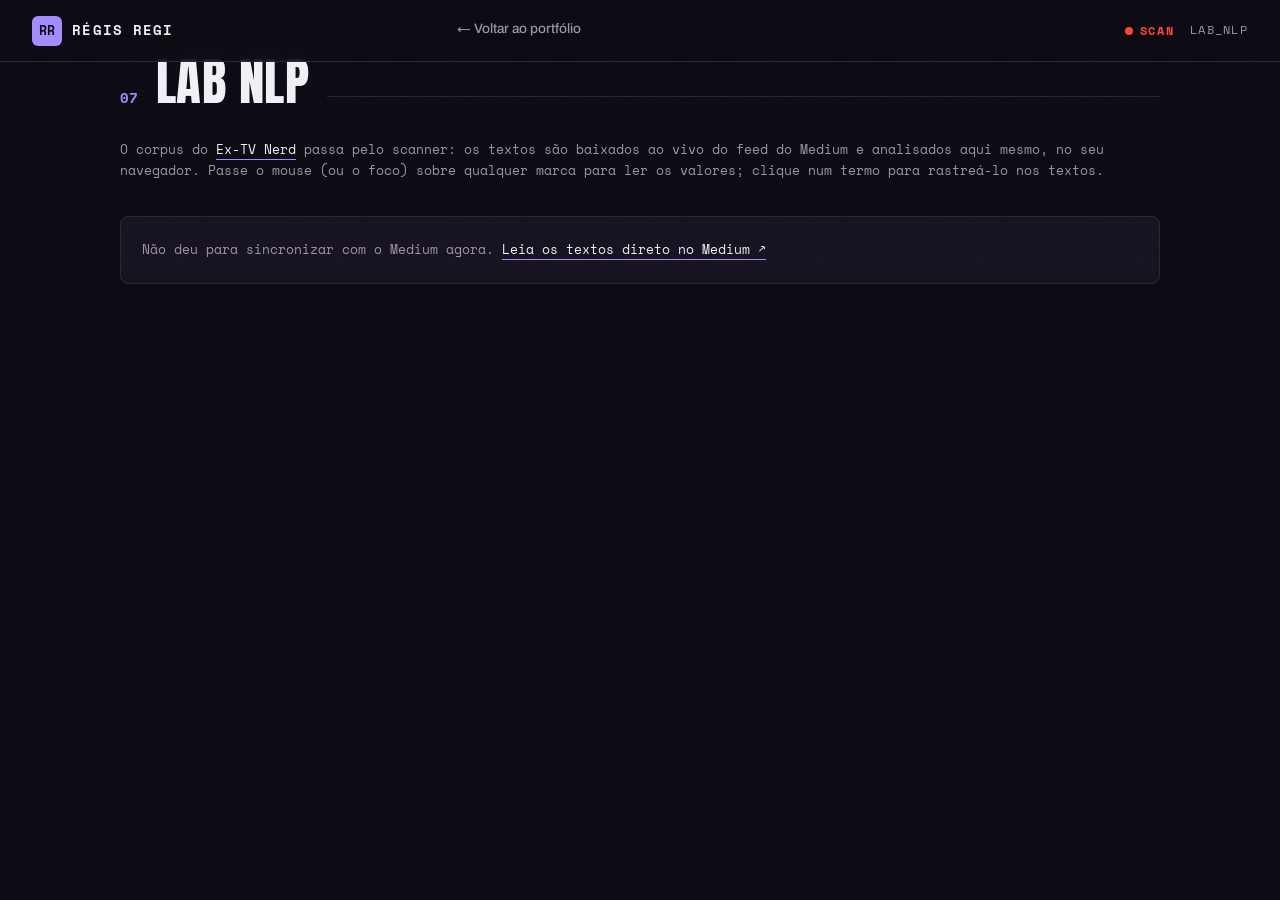
<file: analise.html>
<!DOCTYPE html>
<html lang="pt-BR">
<head>
  <meta charset="UTF-8">
  <meta name="viewport" content="width=device-width, initial-scale=1.0">
  <title>Lab NLP · Ex-TV Nerd sob análise</title>
  <meta name="description" content="Análise de linguagem natural dos textos de Régis Regi no Medium: termos, sentimento, legibilidade e as plataformas que dominam o discurso.">
  <meta name="robots" content="index,follow">
  <link rel="icon" type="image/svg+xml" href="assets/favicon.svg">
  <link rel="preconnect" href="https://fonts.googleapis.com">
  <link rel="preconnect" href="https://fonts.gstatic.com" crossorigin>
  <link href="https://fonts.googleapis.com/css2?family=Anton&family=Archivo:wght@400;500;600;700&family=Space+Mono:wght@400;700&display=swap" rel="stylesheet">
  <link rel="stylesheet" href="css/style.css">
</head>
<body class="lab-page">
  <a class="skip-link" href="#lab">Pular para a análise</a>
  <div class="grain" aria-hidden="true"></div>

  <header class="topbar">
    <a class="brand" href="index.html" aria-label="Voltar ao portfólio">
      <span class="brand-mark" aria-hidden="true">RR</span>
      <span class="brand-name">Régis Regi</span>
    </a>
    <nav class="topnav" aria-label="Navegação do lab">
      <a href="index.html#medium">← Voltar ao portfólio</a>
    </nav>
    <div class="topbar-right">
      <span class="rec" aria-hidden="true"><span class="rec-dot"></span>SCAN</span>
      <span class="timecode" id="lab-clock" aria-hidden="true">LAB_NLP</span>
    </div>
  </header>

  <main id="lab" class="lab">
    <div class="container">

      <header class="section-head" style="margin-top: clamp(2rem, 5vw, 3.5rem);">
        <span class="section-num">07</span>
        <h2>Lab NLP</h2>
        <span class="section-rule" aria-hidden="true"></span>
      </header>
      <p class="section-sub">O corpus do <a class="lab-link" href="https://extvnerd.medium.com" target="_blank" rel="noopener">Ex-TV Nerd</a> passa pelo scanner: os textos são baixados ao vivo do feed do Medium e analisados aqui mesmo, no seu navegador. Passe o mouse (ou o foco) sobre qualquer marca para ler os valores; clique num termo para rastreá-lo nos textos.</p>

      <div class="lab-status" id="lab-status" role="status">Sincronizando corpus com o Medium…</div>

      <div class="lab-body" id="lab-body" hidden>

        <!-- KPI row -->
        <div class="tiles" id="tiles"></div>

        <!-- Termos -->
        <section class="scope" id="scope-termos">
          <div class="scope-head">
            <h3>Termos que dominam o corpus</h3>
            <p>As palavras mais frequentes depois de removidas as vazias. Clique numa barra para rastrear o termo nos textos, abaixo.</p>
          </div>
          <div class="scope-plot" id="plot-termos"></div>
        </section>

        <!-- Citações -->
        <section class="scope" id="scope-radar">
          <div class="scope-head">
            <h3>Radar de plataformas &amp; canais</h3>
            <p>Quem domina o discurso: menções diretas nos textos.</p>
          </div>
          <div class="scope-plot" id="plot-radar"></div>
        </section>

        <!-- Sentimento -->
        <section class="scope" id="scope-sentimento">
          <div class="scope-head">
            <h3>Temperatura dos textos</h3>
            <p>Saldo de vocabulário positivo <i class="key key-pos" aria-hidden="true"></i> e negativo <i class="key key-neg" aria-hidden="true"></i> por texto, léxico PT-BR. Zero é neutro.</p>
          </div>
          <div class="scope-plot" id="plot-sentimento"></div>
        </section>

        <!-- Tamanho -->
        <section class="scope" id="scope-tamanho">
          <div class="scope-head">
            <h3>Fôlego de cada texto</h3>
            <p>Palavras por texto, em ordem de publicação. O tooltip traz tempo de leitura e os termos característicos (TF-IDF).</p>
          </div>
          <div class="scope-plot" id="plot-tamanho"></div>
        </section>

        <!-- Scatter -->
        <section class="scope" id="scope-estilo">
          <div class="scope-head">
            <h3>Mapa de estilo</h3>
            <p>Cada ponto é um texto: frases longas ficam à direita, vocabulário mais variado fica no alto.</p>
          </div>
          <div class="scope-plot" id="plot-estilo"></div>
        </section>

        <!-- Bigramas -->
        <section class="scope" id="scope-bigramas">
          <div class="scope-head">
            <h3>Expressões de assinatura</h3>
            <p>Os pares de palavras que mais se repetem no corpus.</p>
          </div>
          <ul class="bigramas" id="bigramas"></ul>
        </section>

        <!-- Tabela -->
        <details class="lab-table-wrap">
          <summary>Ver tudo como tabela</summary>
          <div class="lab-table-scroll">
            <table class="lab-table" id="lab-table">
              <caption class="visually-hidden">Métricas de NLP por texto do Medium</caption>
              <thead>
                <tr><th scope="col">Texto</th><th scope="col">Data</th><th scope="col">Palavras</th><th scope="col">Leitura</th><th scope="col">Frase média</th><th scope="col">Diversidade</th><th scope="col">Legibilidade</th><th scope="col">Temperatura</th><th scope="col">Termos-assinatura</th></tr>
              </thead>
              <tbody></tbody>
            </table>
          </div>
        </details>

        <p class="lab-foot">Metodologia: tokenização e remoção de stopwords PT-BR; TF-IDF por texto; sentimento por léxico; legibilidade Flesch adaptada ao português; tudo computado localmente no seu navegador, sem servidores. O feed do Medium expõe os textos mais recentes.</p>

        <p class="lab-contato">Curtiu a análise? Vamos conversar: <a class="lab-link" href="mailto:regispereiraregi@gmail.com">regispereiraregi@gmail.com</a> · <a class="lab-link" href="https://www.linkedin.com/in/regisregi/" target="_blank" rel="noopener">linkedin.com/in/regisregi</a></p>
      </div>

      <noscript><p class="lab-status">O Lab NLP precisa de JavaScript para baixar e analisar os textos. <a class="lab-link" href="https://extvnerd.medium.com">Leia direto no Medium ↗</a></p></noscript>
    </div>
  </main>

  <div class="lab-tip" id="lab-tip" hidden></div>

  <script src="js/analise.js"></script>
</body>
</html>
</file>
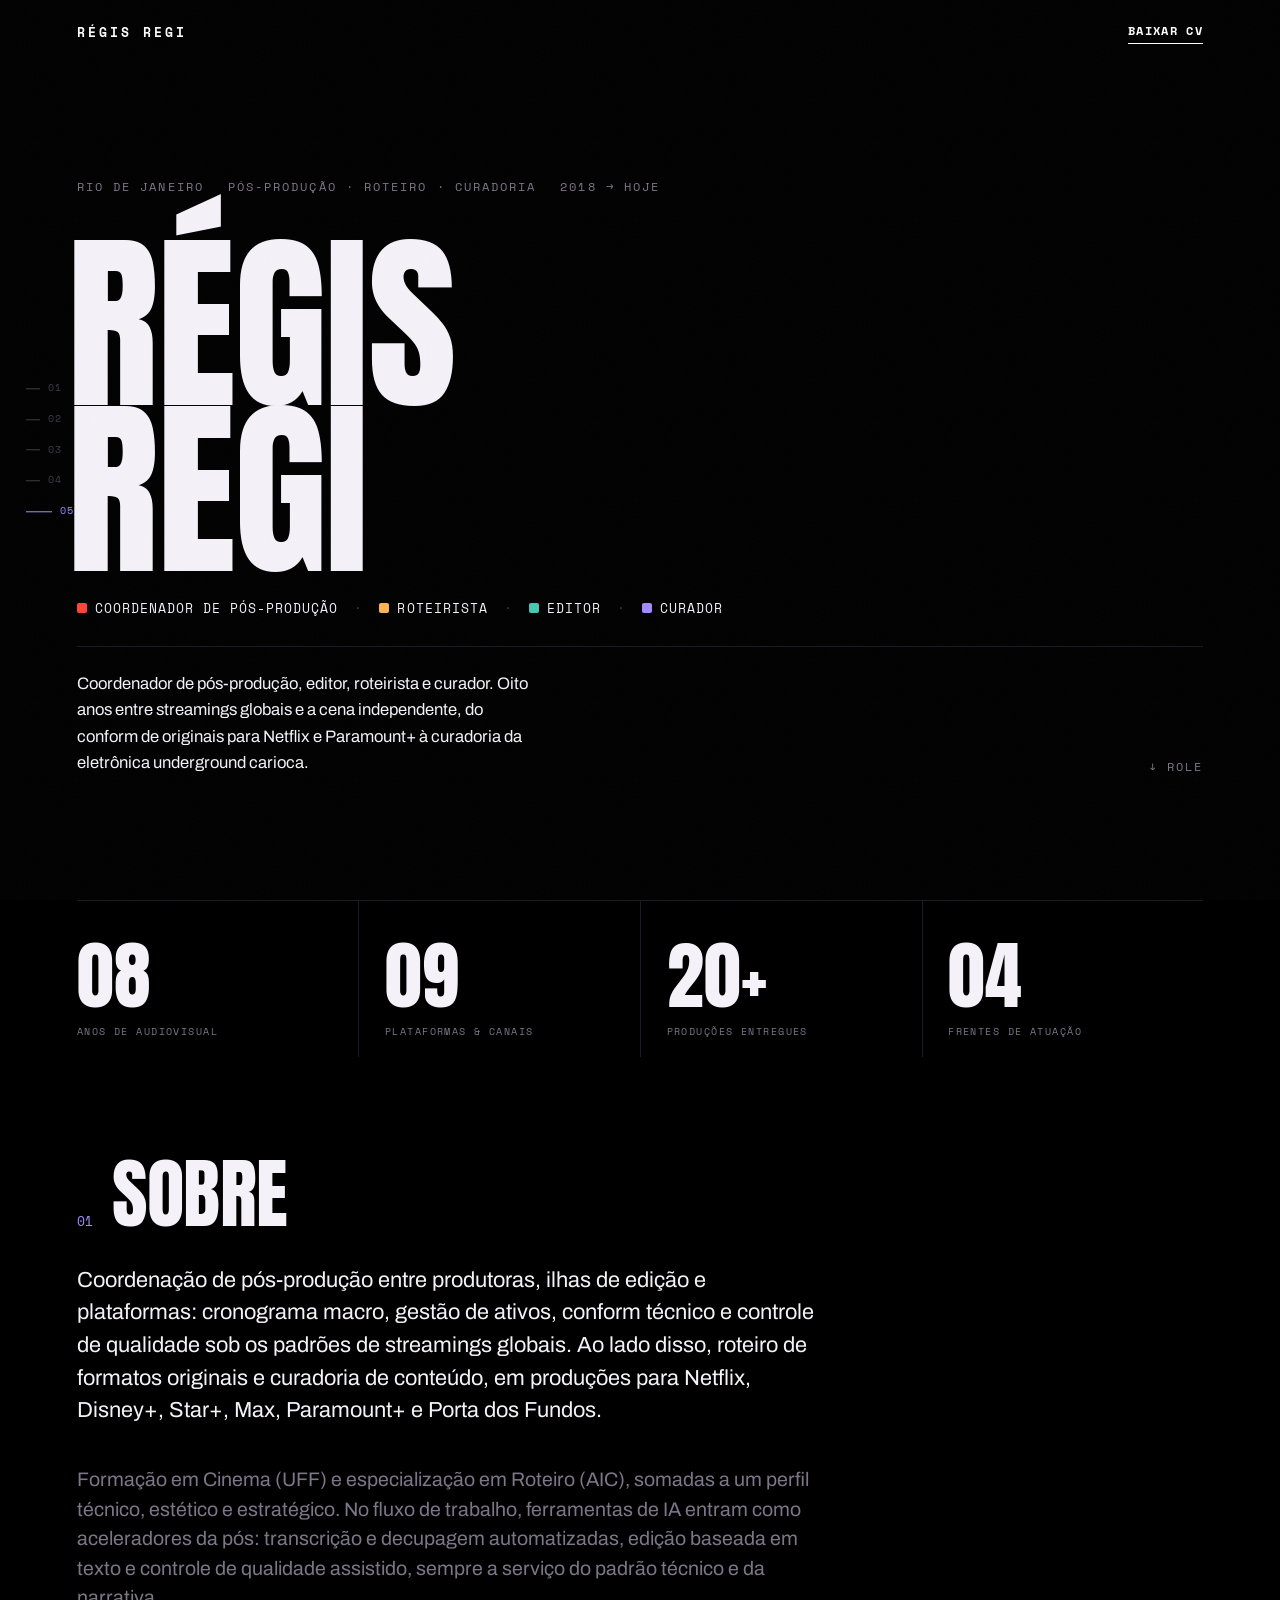
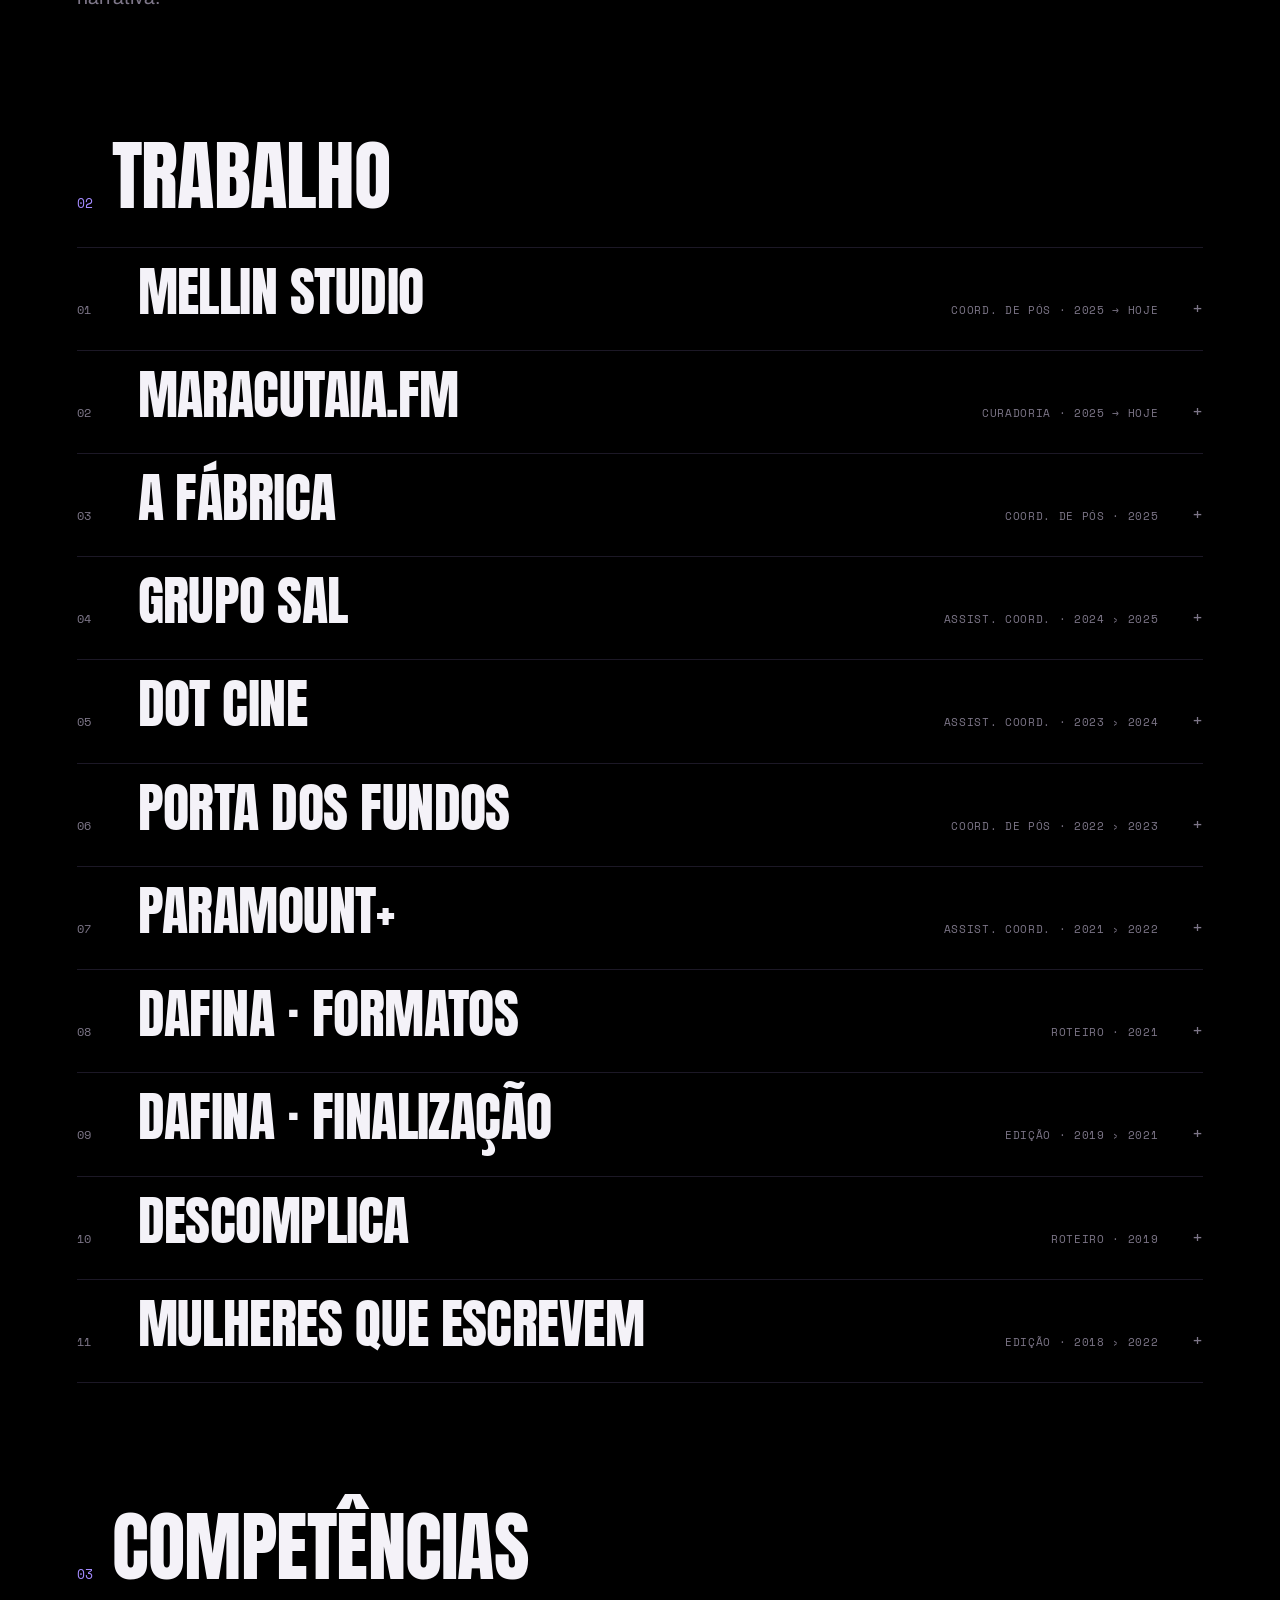
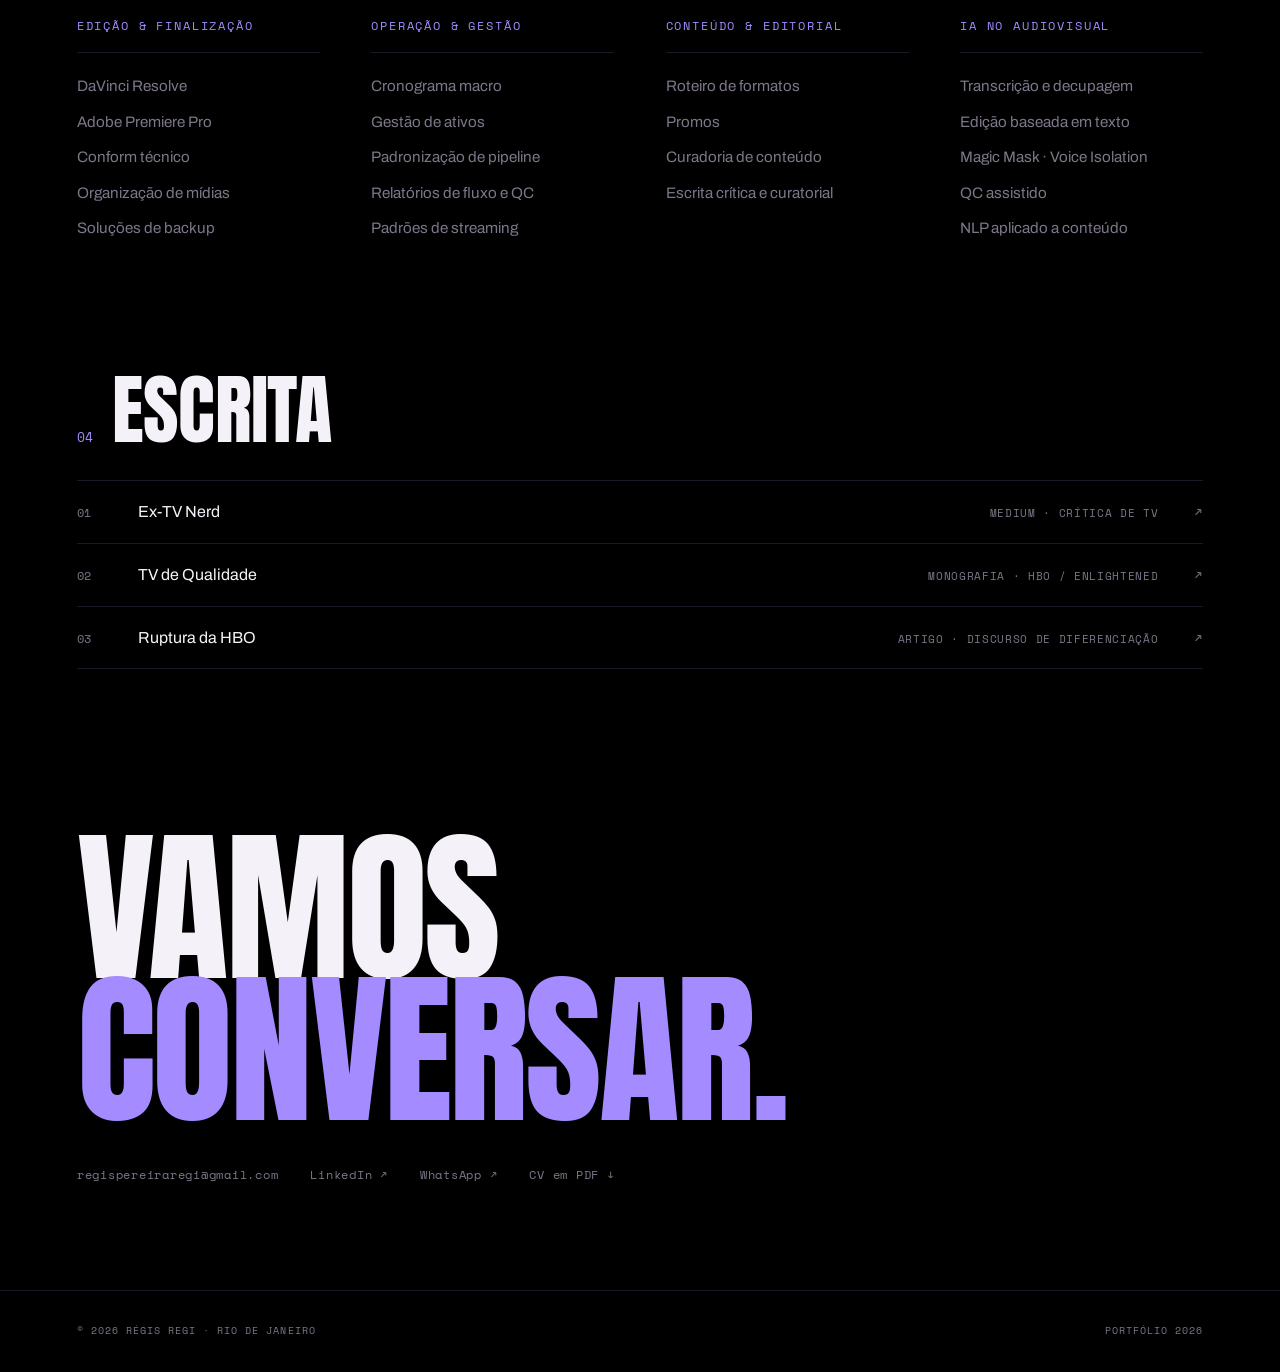
<file: proto.html>
<!DOCTYPE html>
<html lang="pt-BR">
<head>
  <meta charset="UTF-8">
  <meta name="viewport" content="width=device-width, initial-scale=1.0">
  <title>Régis Regi · Pós-Produção, Roteiro e Curadoria</title>
  <meta name="description" content="Régis Regi é coordenador de pós-produção, editor, roteirista e curador no Rio de Janeiro. Oito anos de audiovisual, com produções na Netflix, Disney+, Star+, Max, Paramount+ e Porta dos Fundos.">
  <meta property="og:title" content="Régis Regi · Pós-Produção, Roteiro e Curadoria">
  <meta property="og:description" content="Oito anos de audiovisual entre streamings globais e projetos independentes. Coordenação de pós, roteiro de formatos, edição e curadoria.">
  <meta property="og:type" content="website">
  <meta property="og:locale" content="pt_BR">
  <meta name="theme-color" content="#000000">
  <link rel="icon" type="image/svg+xml" href="assets/favicon.svg">
  <link rel="preconnect" href="https://fonts.googleapis.com">
  <link rel="preconnect" href="https://fonts.gstatic.com" crossorigin>
  <link href="https://fonts.googleapis.com/css2?family=Anton&family=Archivo:wght@400;500;600;700&family=Space+Mono:wght@400;700&display=swap" rel="stylesheet">
  <!-- Google Analytics 4 · para ativar: crie a propriedade em analytics.google.com,
       troque G-XXXXXXXXXX pelo ID de medição real e descomente o bloco abaixo.
  <script async src="https://www.googletagmanager.com/gtag/js?id=G-XXXXXXXXXX"></script>
  <script>
    window.dataLayer = window.dataLayer || [];
    function gtag(){dataLayer.push(arguments);}
    gtag('js', new Date());
    gtag('config', 'G-XXXXXXXXXX', { anonymize_ip: true });
  </script>
  -->
  <style>
    /* ============================================================
       RÉGIS REGI · portfólio minimalista
       Preto absoluto. O trabalho vira índice tipográfico gigante.
       Um único acento violeta. Movimento: um "corte" por bloco.
       ============================================================ */

    :root {
      --bg: #000000;
      --ink: #f4f2f8;
      --dim: #7d7688;
      --line: #1c1826;
      --accent: #a48bff;

      /* cores de frente de atuação (identidade de trilha) */
      --coord: #ff4438;
      --roteiro: #ffb454;
      --edicao: #46c8b2;
      --curadoria: #a48bff;

      --display: "Anton", "Arial Narrow", sans-serif;
      --body: "Archivo", "Helvetica Neue", sans-serif;
      --mono: "Space Mono", "Courier New", monospace;

      --edge: clamp(1.5rem, 6vw, 6rem);
      --ease: cubic-bezier(0.16, 1, 0.3, 1);
    }

    * , *::before, *::after { box-sizing: border-box; }
    html { scroll-behavior: smooth; }
    body {
      margin: 0; background: var(--bg); color: var(--ink);
      font-family: var(--body); font-size: 1rem; line-height: 1.6;
      -webkit-font-smoothing: antialiased; overflow-x: hidden;
    }
    h1, h2, h3 { margin: 0; font-weight: 400; }
    p { margin: 0; }
    a { color: inherit; }
    ul { margin: 0; padding: 0; list-style: none; }
    dl, dt, dd { margin: 0; }
    ::selection { background: var(--accent); color: #000; }
    :focus-visible { outline: 2px solid var(--accent); outline-offset: 3px; }

    .skip {
      position: absolute; left: -999px; top: 0;
      background: var(--accent); color: #000;
      font-family: var(--mono); font-size: .8rem; padding: .5rem .9rem; z-index: 50;
    }
    .skip:focus { left: 8px; top: 8px; }

    .mono {
      font-family: var(--mono); font-size: .72rem; letter-spacing: .18em;
      text-transform: uppercase; color: var(--dim);
    }
    .visually-hidden {
      position: absolute; width: 1px; height: 1px;
      overflow: hidden; clip: rect(0 0 0 0); white-space: nowrap;
    }

    .grain {
      position: fixed; inset: 0; z-index: 40; pointer-events: none; opacity: .03;
      background-image: url("data:image/svg+xml,%3Csvg xmlns='http://www.w3.org/2000/svg' width='140' height='140'%3E%3Cfilter id='n'%3E%3CfeTurbulence type='fractalNoise' baseFrequency='0.9' numOctaves='2'/%3E%3C/filter%3E%3Crect width='140' height='140' filter='url(%23n)'/%3E%3C/svg%3E");
    }

    /* ---------- rail de cena ---------- */
    .rail {
      position: fixed; left: clamp(.75rem, 2vw, 1.6rem); top: 50%;
      transform: translateY(-50%); z-index: 30;
      display: flex; flex-direction: column; gap: .9rem;
    }
    .rail a {
      font-family: var(--mono); font-size: .64rem; letter-spacing: .1em;
      color: var(--dim); text-decoration: none; opacity: .5;
      transition: opacity .3s var(--ease), color .3s var(--ease);
    }
    .rail a::before {
      content: ""; display: inline-block; width: 14px; height: 1px;
      margin-right: .5rem; vertical-align: middle; background: currentColor;
      transition: width .3s var(--ease);
    }
    .rail a.on { opacity: 1; color: var(--accent); }
    .rail a.on::before { width: 26px; }
    @media (max-width: 860px) { .rail { display: none; } }

    /* ---------- topo ---------- */
    .top {
      position: fixed; top: 0; left: 0; right: 0; z-index: 30;
      display: flex; align-items: center; justify-content: space-between;
      padding: 1.4rem var(--edge); mix-blend-mode: difference;
    }
    .top .wm {
      font-family: var(--mono); font-weight: 700; font-size: .8rem;
      letter-spacing: .24em; text-transform: uppercase; color: #fff; text-decoration: none;
    }
    .top .cv {
      font-family: var(--mono); font-weight: 700; font-size: .72rem;
      letter-spacing: .12em; text-transform: uppercase; color: #fff;
      text-decoration: none; border-bottom: 1px solid #fff; padding-bottom: 2px;
    }

    /* ---------- hero ---------- */
    .hero {
      min-height: 100svh; display: flex; flex-direction: column; justify-content: center;
      padding: clamp(5rem, 12vh, 8rem) var(--edge) clamp(2.5rem, 6vh, 4rem);
    }
    .hero-eyebrow {
      display: flex; gap: 1.5rem; flex-wrap: wrap;
      margin-bottom: clamp(2rem, 5vh, 3.2rem);
    }
    .hero-name {
      font-family: var(--display); font-size: clamp(4rem, 15vw, 15rem);
      line-height: .86; letter-spacing: -.01em; text-transform: uppercase; margin-left: -.05em;
    }
    /* competências logo abaixo do nome, com as cores de frente */
    .hero-roles {
      display: flex; flex-wrap: wrap; align-items: center; gap: .5rem 1rem;
      margin-top: clamp(1.2rem, 3vh, 2rem);
      font-family: var(--mono); font-size: clamp(.7rem, 1vw, .82rem);
      letter-spacing: .08em; text-transform: uppercase; color: var(--ink);
    }
    .hero-roles .dot {
      display: inline-block; width: 10px; height: 10px; border-radius: 2px;
      margin-right: .5rem; vertical-align: baseline;
    }
    .dot-coord { background: var(--coord); }
    .dot-roteiro { background: var(--roteiro); }
    .dot-edicao { background: var(--edicao); }
    .dot-curadoria { background: var(--curadoria); }
    .hero-roles .sep { color: var(--dim); opacity: .5; }

    .hero-foot {
      display: flex; justify-content: space-between; align-items: flex-end;
      gap: 2rem; flex-wrap: wrap; margin-top: clamp(1.2rem, 3vh, 2.2rem);
      border-top: 1px solid var(--line); padding-top: 1.4rem;
    }
    .hero-foot p { max-width: 46ch; font-size: clamp(.95rem, 1.3vw, 1.1rem); color: var(--ink); }
    .hero-scroll { white-space: nowrap; }

    /* ---------- estatísticas ---------- */
    .stats-band { padding: 0 var(--edge) clamp(1.5rem, 4vh, 3rem); }
    .stats { display: grid; grid-template-columns: repeat(4, 1fr); border-top: 1px solid var(--line); }
    .stat { display: flex; flex-direction: column; padding: clamp(1.4rem, 3vw, 2.4rem) 1rem clamp(.4rem, 2vw, 1rem) 0; }
    .stat + .stat { padding-left: clamp(1rem, 2vw, 2rem); border-left: 1px solid var(--line); }
    .stat dd { font-family: var(--display); font-size: clamp(2.6rem, 6vw, 4.6rem); line-height: 1; color: var(--ink); order: -1; }
    .stat dt { font-family: var(--mono); font-size: .64rem; letter-spacing: .14em; text-transform: uppercase; color: var(--dim); margin-top: .7rem; }
    @media (max-width: 720px) {
      .stats { grid-template-columns: 1fr 1fr; }
      .stat:nth-child(odd) { border-left: none; padding-left: 0; }
      .stat:nth-child(n+3) { border-top: 1px solid var(--line); }
    }

    /* ---------- blocos ---------- */
    section { padding: clamp(3rem, 7vh, 5.5rem) var(--edge); }
    .head { display: flex; align-items: baseline; gap: 1.2rem; margin-bottom: clamp(1.5rem, 3.5vh, 2.5rem); }
    .head .n { font-family: var(--mono); font-size: .8rem; color: var(--accent); }
    .head h2 {
      font-family: var(--display); font-size: clamp(2.2rem, 6vw, 5rem);
      line-height: 1; text-transform: uppercase; letter-spacing: -.01em;
    }

    .cut > * { opacity: 0; transform: translateY(24px); transition: opacity .8s var(--ease), transform .8s var(--ease); }
    .cut.in > * { opacity: 1; transform: none; }

    /* ---------- sobre ---------- */
    .about {
      display: grid; gap: clamp(1.5rem, 3vw, 3rem); max-width: 62ch;
      font-size: clamp(1.1rem, 1.7vw, 1.5rem); line-height: 1.5; color: var(--ink);
    }
    .about .rest { color: var(--dim); font-size: .9em; }

    /* ---------- índice de trabalho ---------- */
    .work { border-top: 1px solid var(--line); }
    .row {
      display: grid; grid-template-columns: 2.6rem 1fr auto 1.6rem; align-items: baseline;
      gap: .8rem 1.2rem; padding: clamp(.9rem, 2vh, 1.5rem) 0;
      border-bottom: 1px solid var(--line); cursor: pointer; position: relative;
    }
    .row-idx { font-family: var(--mono); font-size: .72rem; color: var(--dim); }
    .row-name {
      /* o próprio nome é o botão que expande */
      all: unset;
      font-family: var(--display); font-size: clamp(1.6rem, 4.5vw, 3.4rem);
      line-height: .95; text-transform: uppercase; letter-spacing: -.01em; color: var(--ink);
      cursor: pointer;
      transition: color .3s var(--ease), transform .4s var(--ease);
    }
    .row-name:focus-visible { outline: 2px solid var(--accent); outline-offset: 4px; }
    .row-meta {
      font-family: var(--mono); font-size: .7rem; letter-spacing: .06em;
      text-transform: uppercase; color: var(--dim); text-align: right; white-space: nowrap;
    }
    /* afordância de expandir: + vira × quando aberto */
    .row-plus {
      justify-self: end; font-family: var(--mono); font-size: 1.1rem; line-height: 1;
      color: var(--dim); transition: color .3s var(--ease), transform .4s var(--ease);
    }
    .row-plus::before { content: "+"; }
    .row.open .row-plus { color: var(--accent); transform: rotate(45deg); }
    .row-ext::before { content: "↗"; font-size: .9rem; }
    .row.open .row-ext { transform: none; }
    .row::after {
      content: ""; position: absolute; left: 0; bottom: -1px; height: 1px; width: 0;
      background: var(--accent); transition: width .45s var(--ease);
    }
    .row:hover .row-name, .row:focus-within .row-name { color: var(--accent); transform: translateX(.4rem); }
    .row:hover .row-plus { color: var(--accent); }
    .row:hover::after, .row:focus-within::after { width: 100%; }
    .row.open .row-name { color: var(--accent); }

    /* linhas que apenas linkam para fora (escrita) */
    .row-link { all: unset; cursor: pointer; }
    .row-link:focus-visible { outline: 2px solid var(--accent); outline-offset: 4px; }
    .panel { grid-column: 1 / -1; display: grid; grid-template-rows: 0fr; transition: grid-template-rows .5s var(--ease); }
    .panel > div { overflow: hidden; }
    .row.open .panel { grid-template-rows: 1fr; }
    .panel-inner { padding: 1.4rem 0 .4rem; display: grid; gap: 1rem; max-width: 70ch; }
    .panel-inner p { color: var(--dim); font-size: .98rem; line-height: 1.6; }
    .panel-inner strong { color: var(--ink); font-weight: 600; }
    .tagline { color: var(--accent); font-family: var(--mono); font-size: .68rem; letter-spacing: .14em; text-transform: uppercase; }

    /* material: hyperlinks do trabalho */
    .mat { display: flex; flex-wrap: wrap; gap: .5rem 1.4rem; padding-top: .2rem; }
    .mat a {
      font-family: var(--mono); font-size: .68rem; letter-spacing: .05em;
      text-transform: uppercase; color: var(--dim); text-decoration: none;
      transition: color .3s var(--ease);
    }
    .mat a::after { content: " ↗"; }
    .mat a.dl::after { content: " ↓"; }
    .mat a:hover { color: var(--accent); }

    /* ---------- competências ---------- */
    .cols { display: grid; grid-template-columns: repeat(auto-fit, minmax(220px, 1fr)); gap: clamp(1.5rem, 4vw, 3.5rem); }
    .col h3 {
      font-family: var(--mono); font-size: .72rem; letter-spacing: .16em; text-transform: uppercase;
      color: var(--accent); padding-bottom: 1rem; margin-bottom: 1rem; border-bottom: 1px solid var(--line);
    }
    .col li { color: var(--dim); font-size: .95rem; padding: .35rem 0; }

    /* ---------- contato ---------- */
    .end { min-height: 62svh; display: flex; flex-direction: column; justify-content: center; padding: clamp(3.5rem, 8vh, 6rem) var(--edge); }
    .end-big { font-family: var(--display); font-size: clamp(3rem, 13vw, 12rem); line-height: .85; text-transform: uppercase; letter-spacing: -.02em; }
    .end a.mail { color: var(--accent); text-decoration: none; border-bottom: 2px solid transparent; transition: border-color .3s var(--ease); }
    .end a.mail:hover { border-color: var(--accent); }
    .end-links { display: flex; gap: 2rem; flex-wrap: wrap; margin-top: clamp(2rem, 5vh, 3.5rem); font-family: var(--mono); font-size: .78rem; letter-spacing: .06em; }
    .end-links a { color: var(--dim); text-decoration: none; transition: color .3s var(--ease); }
    .end-links a:hover { color: var(--ink); }

    .foot {
      display: flex; justify-content: space-between; flex-wrap: wrap; gap: 1rem;
      padding: 2rem var(--edge); border-top: 1px solid var(--line);
      font-family: var(--mono); font-size: .64rem; letter-spacing: .1em; text-transform: uppercase; color: var(--dim);
    }

    @media (prefers-reduced-motion: reduce) {
      html { scroll-behavior: auto; }
      .cut > * { opacity: 1; transform: none; transition: none; }
      .row-name { transition: none; }
    }
  </style>
</head>
<body>
  <a class="skip" href="#trabalho">Pular para o trabalho</a>
  <div class="grain" aria-hidden="true"></div>

  <nav class="rail" aria-label="Índice de cenas">
    <a href="#sobre" data-sec="sobre">01</a>
    <a href="#trabalho" data-sec="trabalho">02</a>
    <a href="#competencias" data-sec="competencias">03</a>
    <a href="#escrita" data-sec="escrita">04</a>
    <a href="#contato" data-sec="contato">05</a>
  </nav>

  <header class="top">
    <a class="wm" href="#top">Régis Regi</a>
    <a class="cv" href="assets/RE_GIS_REGI_PORTFOLIO_CV_2026.pdf" download>Baixar CV</a>
  </header>

  <main id="top">

    <!-- HERO -->
    <section class="hero" aria-label="Abertura">
      <div class="hero-eyebrow">
        <span class="mono">Rio de Janeiro</span>
        <span class="mono">Pós-produção · Roteiro · Curadoria</span>
        <span class="mono">2018 → hoje</span>
      </div>
      <h1 class="hero-name">Régis<br>Regi</h1>

      <p class="hero-roles">
        <span><span class="dot dot-coord" aria-hidden="true"></span>Coordenador de Pós-Produção</span>
        <span class="sep" aria-hidden="true">·</span>
        <span><span class="dot dot-roteiro" aria-hidden="true"></span>Roteirista</span>
        <span class="sep" aria-hidden="true">·</span>
        <span><span class="dot dot-edicao" aria-hidden="true"></span>Editor</span>
        <span class="sep" aria-hidden="true">·</span>
        <span><span class="dot dot-curadoria" aria-hidden="true"></span>Curador</span>
      </p>

      <div class="hero-foot">
        <p>Coordenador de pós-produção, editor, roteirista e curador. Oito anos entre streamings globais e a cena independente, do conform de originais para Netflix e Paramount+ à curadoria da eletrônica underground carioca.</p>
        <span class="mono hero-scroll">↓ Role</span>
      </div>
    </section>

    <!-- ESTATÍSTICAS -->
    <div class="stats-band" aria-label="Panorama">
      <dl class="stats">
        <div class="stat"><dt>Anos de audiovisual</dt><dd>08</dd></div>
        <div class="stat"><dt>Plataformas &amp; canais</dt><dd>09</dd></div>
        <div class="stat"><dt>Produções entregues</dt><dd>20+</dd></div>
        <div class="stat"><dt>Frentes de atuação</dt><dd>04</dd></div>
      </dl>
    </div>

    <!-- 01 SOBRE -->
    <section id="sobre">
      <div class="head"><span class="n">01</span><h2>Sobre</h2></div>
      <div class="about cut">
        <p>Coordenação de pós-produção entre produtoras, ilhas de edição e plataformas: cronograma macro, gestão de ativos, conform técnico e controle de qualidade sob os padrões de streamings globais. Ao lado disso, roteiro de formatos originais e curadoria de conteúdo, em produções para Netflix, Disney+, Star+, Max, Paramount+ e Porta dos Fundos.</p>
        <p class="rest">Formação em Cinema (UFF) e especialização em Roteiro (AIC), somadas a um perfil técnico, estético e estratégico. No fluxo de trabalho, ferramentas de IA entram como aceleradores da pós: transcrição e decupagem automatizadas, edição baseada em texto e controle de qualidade assistido, sempre a serviço do padrão técnico e da narrativa.</p>
      </div>
    </section>

    <!-- 02 TRABALHO -->
    <section id="trabalho">
      <div class="head"><span class="n">02</span><h2>Trabalho</h2></div>
      <ul class="work cut">

        <li class="row">
          <span class="row-idx">01</span>
          <button class="row-name" aria-expanded="false" aria-controls="p-mellin">Mellin Studio</button>
          <span class="row-meta">Coord. de Pós · 2025 → hoje</span>
          <span class="row-plus" aria-hidden="true"></span>
          <div class="panel" id="p-mellin"><div><div class="panel-inner">
            <span class="tagline">Canal OFF · branded content</span>
            <p>Supervisão dos fluxos de pós de séries documentais e programas lifestyle, com prazos, alocação de equipe e entregas aderentes aos padrões técnicos do Canal OFF. Em paralelo, condução dos fluxos de edição e finalização de campanhas para <strong>Banco C6</strong>, <strong>Cerveja Praya</strong> e <strong>BSC</strong>, com controle de processos, gestão de ativos e otimização das entregas da agência.</p>
            <div class="mat">
              <a href="https://www.instagram.com/mellinstudio.br/reel/DPkCyBqEtCL/" target="_blank" rel="noopener">Reel no Instagram</a>
              <a href="https://www.instagram.com/p/DPMf_8aDmNV/" target="_blank" rel="noopener">Post no Instagram</a>
            </div>
          </div></div></div>
        </li>

        <li class="row">
          <span class="row-idx">02</span>
          <button class="row-name" aria-expanded="false" aria-controls="p-mara">Maracutaia.fm</button>
          <span class="row-meta">Curadoria · 2025 → hoje</span>
          <span class="row-plus" aria-hidden="true"></span>
          <div class="panel" id="p-mara"><div><div class="panel-inner">
            <span class="tagline">Cena eletrônica underground carioca</span>
            <p>Curadoria musical e visual dos sets audiovisuais, com seleção de artistas da cena eletrônica independente e definição da linha estética de cada sessão. Edição e finalização dos sets para o YouTube e criação de peças promocionais para Instagram, sustentando consistência de identidade entre os episódios e o alcance da marca.</p>
            <div class="mat">
              <a href="https://www.youtube.com/playlist?list=PLeN4eLs3ScfDhsppcAUj3U6U7azva0Vye" target="_blank" rel="noopener">Sets no YouTube</a>
              <a href="https://www.instagram.com/reel/DCkTfXAx_Wl/" target="_blank" rel="noopener">Reel no Instagram</a>
              <a href="https://www.instagram.com/p/DQEdCi7jiX0/" target="_blank" rel="noopener">Post no Instagram</a>
            </div>
          </div></div></div>
        </li>

        <li class="row">
          <span class="row-idx">03</span>
          <button class="row-name" aria-expanded="false" aria-controls="p-fabrica">A Fábrica</button>
          <span class="row-meta">Coord. de Pós · 2025</span>
          <span class="row-plus" aria-hidden="true"></span>
          <div class="panel" id="p-fabrica"><div><div class="panel-inner">
            <span class="tagline">Séries e longas nacionais</span>
            <p>Coordenação do ciclo integral de pós de séries e longas (<strong>Galera FC</strong>, <strong>Agentes Muito Especiais</strong>, <strong>Temporada de Bônus</strong>, <strong>A Estranha na Cama</strong>), do planejamento à entrega final, respondendo pela viabilidade técnica e financeira de cada projeto. Formulação e monitoramento de cronograma macro e orçamento, com análise de desvios e realocação de recursos. Ponto focal entre a produção executiva e as áreas técnicas, com padronização de pipeline e dos fluxos de gestão de ativos.</p>
            <div class="mat">
              <a href="https://www.youtube.com/watch?v=bZp_isvYVZc" target="_blank" rel="noopener">Galera FC</a>
              <a href="https://www.youtube.com/watch?v=LvlqcTjahDE" target="_blank" rel="noopener">Agentes Muito Especiais</a>
            </div>
          </div></div></div>
        </li>

        <li class="row">
          <span class="row-idx">04</span>
          <button class="row-name" aria-expanded="false" aria-controls="p-gruposal">Grupo Sal</button>
          <span class="row-meta">Assist. Coord. · 2024 › 2025</span>
          <span class="row-plus" aria-hidden="true"></span>
          <div class="panel" id="p-gruposal"><div><div class="panel-inner">
            <span class="tagline">Canal OFF</span>
            <p>Organização e supervisão dos fluxos de pós de séries documentais e programas lifestyle, alinhando prazos, equipes e entregas aos padrões do Canal OFF. Atuação em <strong>É Tudo Delas</strong>, <strong>Ninguém Me Domina</strong>, <strong>Histórias do Coletivo</strong> e <strong>Por Trás do Desafio</strong>, sustentando a coesão técnica e narrativa entre os episódios.</p>
          </div></div></div>
        </li>

        <li class="row">
          <span class="row-idx">05</span>
          <button class="row-name" aria-expanded="false" aria-controls="p-dot">DOT Cine</button>
          <span class="row-meta">Assist. Coord. · 2023 › 2024</span>
          <span class="row-plus" aria-hidden="true"></span>
          <div class="panel" id="p-dot"><div><div class="panel-inner">
            <span class="tagline">Netflix · Disney+ · Star+ · Max</span>
            <p>Gestão do fluxo de materiais e entregáveis para plataformas globais em projetos multiepisódicos, sob padrões técnicos internacionais e cronogramas de entrega rigorosos. Interlocução entre produtoras independentes, ilhas de edição e plataformas, traduzindo demandas executivas em requisitos operacionais. Monitoramento das etapas de pós com antecipação de gargalos, além de organização de mídias e conform técnico para aderência às especificações de cada parceiro.</p>
            <div class="mat">
              <a href="https://www.youtube.com/watch?v=4oDn5TBJA84" target="_blank" rel="noopener">Bom Dia, Verônica</a>
              <a href="https://www.youtube.com/watch?v=q9xURvz3fCM" target="_blank" rel="noopener">A Magia de Aruna</a>
              <a href="https://www.youtube.com/watch?v=isSQESXVgQ4" target="_blank" rel="noopener">Desejos S.A.</a>
              <a href="https://www.youtube.com/watch?v=HggZDpcmeO4" target="_blank" rel="noopener">O Lado Bom de Ser Traída</a>
              <a href="https://www.youtube.com/watch?v=TDi4yirmR00" target="_blank" rel="noopener">Luva de Pedreiro</a>
            </div>
          </div></div></div>
        </li>

        <li class="row">
          <span class="row-idx">06</span>
          <button class="row-name" aria-expanded="false" aria-controls="p-porta">Porta dos Fundos</button>
          <span class="row-meta">Coord. de Pós · 2022 › 2023</span>
          <span class="row-plus" aria-hidden="true"></span>
          <div class="panel" id="p-porta"><div><div class="panel-inner">
            <span class="tagline">Humor · multiplataforma</span>
            <p>Condução da operação de entrega semanal de esquetes para múltiplas plataformas, em regime de alta demanda e prazos críticos, alinhada à estratégia de exibição digital. Coordenação de equipes de edição, motion e finalização, com alocação de horas e interface direta com o time criativo. Padronização dos processos entre criação, produção e pós para eliminar gargalos, e relatórios de fluxo e de controle de qualidade que subsidiaram decisões de capacidade produtiva.</p>
            <div class="mat">
              <a href="https://www.youtube.com/watch?v=h26072NTKvQ" target="_blank" rel="noopener">Assistir esquete</a>
            </div>
          </div></div></div>
        </li>

        <li class="row">
          <span class="row-idx">07</span>
          <button class="row-name" aria-expanded="false" aria-controls="p-para">Paramount+</button>
          <span class="row-meta">Assist. Coord. · 2021 › 2022</span>
          <span class="row-plus" aria-hidden="true"></span>
          <div class="panel" id="p-para"><div><div class="panel-inner">
            <span class="tagline">Originais brasileiros</span>
            <p>Em <strong>As Seguidoras</strong>, primeira produção original de ficção da Paramount+ no Brasil, conformação de materiais ao longo de todas as etapas da pós e supervisão da criação e integração das telas de dispositivos, elemento dramático central da série, além de controle de qualidade técnico e revisão de conteúdo sob as especificações da plataforma.</p>
            <p>Em <strong>Coração Suburbano</strong>, série documental estrelada por Rafael Portugal, organização e conformação de materiais, revisão técnica dos episódios e padronização das entregas dentro dos prazos da plataforma, com suporte contínuo à equipe de pós.</p>
            <div class="mat">
              <a href="https://www.youtube.com/watch?v=8ZNqLAqp_Y8" target="_blank" rel="noopener">As Seguidoras</a>
              <a href="https://www.youtube.com/watch?v=HC9PjbCKTT0" target="_blank" rel="noopener">Coração Suburbano</a>
            </div>
          </div></div></div>
        </li>

        <li class="row">
          <span class="row-idx">08</span>
          <button class="row-name" aria-expanded="false" aria-controls="p-dafinaf">Dafina · Formatos</button>
          <span class="row-meta">Roteiro · 2021</span>
          <span class="row-plus" aria-hidden="true"></span>
          <div class="panel" id="p-dafinaf"><div><div class="panel-inner">
            <span class="tagline">Descomplica · NotCo · Discovery</span>
            <p>Desenvolvimento e roteiro de formatos originais em três frentes: <strong>Descomplica</strong>, traduzindo conteúdo pedagógico em linguagem audiovisual com foco em retenção do público estudantil; <strong>NotCo</strong>, articulando alimentação, tecnologia e branding em narrativa de marca; e <strong>Discovery+</strong>, com formatos alinhados à linha editorial do canal no ambiente de streaming.</p>
          </div></div></div>
        </li>

        <li class="row">
          <span class="row-idx">09</span>
          <button class="row-name" aria-expanded="false" aria-controls="p-dafinae">Dafina · Finalização</button>
          <span class="row-meta">Edição · 2019 › 2021</span>
          <span class="row-plus" aria-hidden="true"></span>
          <div class="panel" id="p-dafinae"><div><div class="panel-inner">
            <span class="tagline">Canal Brasil · A&amp;E</span>
            <p>Nas séries <strong>302</strong> e <strong>502</strong> (Canal Brasil), organização e preparação técnica dos episódios até a finalização, sustentando consistência visual e narrativa entre temporadas, além do roteiro de promos e conteúdos digitais para redes.</p>
            <p>Em <strong>Era de Ouro: O Nascimento dos Super-Heróis</strong> (A&amp;E), apoio à finalização técnica dos episódios e colaboração na construção e no refinamento do roteiro e da edição, em parceria com o Omelete.</p>
            <div class="mat">
              <a href="https://www.youtube.com/playlist?list=PLeN4eLs3ScfCBxwSvJLfvS7eYRyJUZ6id" target="_blank" rel="noopener">Série 302</a>
              <a href="https://www.youtube.com/playlist?list=PLeN4eLs3ScfCU5ZhM3XQBPJQpcydHrGg6" target="_blank" rel="noopener">Série 502</a>
            </div>
          </div></div></div>
        </li>

        <li class="row">
          <span class="row-idx">10</span>
          <button class="row-name" aria-expanded="false" aria-controls="p-desco">Descomplica</button>
          <span class="row-meta">Roteiro · 2019</span>
          <span class="row-plus" aria-hidden="true"></span>
          <div class="panel" id="p-desco"><div><div class="panel-inner">
            <span class="tagline">Game show educacional ao vivo</span>
            <p>Roteiro diário do game show ao vivo <strong>Dez Segundos</strong>: estrutura de episódio, dinâmica de perguntas e interações desenhadas para o ritmo da transmissão e para a retenção do público jovem e digital, convertendo conteúdo de estudo em entretenimento.</p>
            <div class="mat">
              <a href="https://www.techtudo.com.br/dicas-e-tutoriais/2019/10/temas-que-podem-cair-no-enem-2019-estude-no-10-segundos-do-descomplica.ghtml" target="_blank" rel="noopener">Na imprensa · TechTudo</a>
            </div>
          </div></div></div>
        </li>

        <li class="row">
          <span class="row-idx">11</span>
          <button class="row-name" aria-expanded="false" aria-controls="p-mqe">Mulheres que Escrevem</button>
          <span class="row-meta">Edição · 2018 › 2022</span>
          <span class="row-plus" aria-hidden="true"></span>
          <div class="panel" id="p-mqe"><div><div class="panel-inner">
            <span class="tagline">Podcast literário independente</span>
            <p>Edição e finalização dos episódios ao longo de mais de quatro anos, construindo a identidade sonora do podcast e mantendo padrão de escuta consistente entre as temporadas, em um projeto dedicado à valorização de vozes femininas na literatura.</p>
          </div></div></div>
        </li>

      </ul>
    </section>

    <!-- 03 COMPETÊNCIAS -->
    <section id="competencias">
      <div class="head"><span class="n">03</span><h2>Competências</h2></div>
      <div class="cols cut">
        <div class="col">
          <h3>Edição &amp; finalização</h3>
          <ul><li>DaVinci Resolve</li><li>Adobe Premiere Pro</li><li>Conform técnico</li><li>Organização de mídias</li><li>Soluções de backup</li></ul>
        </div>
        <div class="col">
          <h3>Operação &amp; gestão</h3>
          <ul><li>Cronograma macro</li><li>Gestão de ativos</li><li>Padronização de pipeline</li><li>Relatórios de fluxo e QC</li><li>Padrões de streaming</li></ul>
        </div>
        <div class="col">
          <h3>Conteúdo &amp; editorial</h3>
          <ul><li>Roteiro de formatos</li><li>Promos</li><li>Curadoria de conteúdo</li><li>Escrita crítica e curatorial</li></ul>
        </div>
        <div class="col">
          <h3>IA no audiovisual</h3>
          <ul><li>Transcrição e decupagem</li><li>Edição baseada em texto</li><li>Magic Mask · Voice Isolation</li><li>QC assistido</li><li>NLP aplicado a conteúdo</li></ul>
        </div>
      </div>
    </section>

    <!-- 04 ESCRITA -->
    <section id="escrita">
      <div class="head"><span class="n">04</span><h2>Escrita</h2></div>
      <ul class="work cut">
        <li class="row">
          <span class="row-idx">01</span>
          <a class="row-name row-link" href="https://extvnerd.medium.com" target="_blank" rel="noopener">Ex-TV Nerd</a>
          <span class="row-meta">Medium · crítica de TV</span>
          <span class="row-plus row-ext" aria-hidden="true"></span>
        </li>
        <li class="row">
          <span class="row-idx">02</span>
          <a class="row-name row-link" href="https://www.academia.edu/30951846/A_Televis%C3%A3o_de_Qualidade_e_a_Com%C3%A9dia_na_TV_Paga_Norte_Americana_Quando_com%C3%A9dias_se_tornaram_dramas_de_30_minutos" target="_blank" rel="noopener">TV de Qualidade</a>
          <span class="row-meta">Monografia · HBO / Enlightened</span>
          <span class="row-plus row-ext" aria-hidden="true"></span>
        </li>
        <li class="row">
          <span class="row-idx">03</span>
          <a class="row-name row-link" href="https://www.academia.edu/36102539/HBO_e_a_Ruptura_do_Discurso_de_Diferencia%C3%A7%C3%A3o_o_caso_Enlightened_" target="_blank" rel="noopener">Ruptura da HBO</a>
          <span class="row-meta">Artigo · discurso de diferenciação</span>
          <span class="row-plus row-ext" aria-hidden="true"></span>
        </li>
      </ul>
    </section>

    <!-- 05 CONTATO -->
    <section class="end" id="contato">
      <h2 class="end-big">Vamos<br><a class="mail" href="mailto:regispereiraregi@gmail.com">conversar.</a></h2>
      <div class="end-links">
        <a href="mailto:regispereiraregi@gmail.com">regispereiraregi@gmail.com</a>
        <a href="https://www.linkedin.com/in/regisregi" target="_blank" rel="noopener">LinkedIn ↗</a>
        <a href="https://wa.me/5521969470476" target="_blank" rel="noopener">WhatsApp ↗</a>
        <a href="assets/RE_GIS_REGI_PORTFOLIO_CV_2026.pdf" download>CV em PDF ↓</a>
      </div>
    </section>

    <footer class="foot">
      <span>© 2026 Régis Regi · Rio de Janeiro</span>
      <span>Portfólio 2026</span>
    </footer>

  </main>

  <script>
    (function () {
      "use strict";

      /* corte: cada bloco entra quando aparece */
      var cuts = document.querySelectorAll(".cut");
      if ("IntersectionObserver" in window) {
        var io = new IntersectionObserver(function (es) {
          es.forEach(function (e) {
            if (e.isIntersecting) { e.target.classList.add("in"); io.unobserve(e.target); }
          });
        }, { threshold: 0.12, rootMargin: "0px 0px -8% 0px" });
        cuts.forEach(function (c) { io.observe(c); });
      } else {
        cuts.forEach(function (c) { c.classList.add("in"); });
      }

      /* rail: cena ativa */
      var railLinks = {};
      document.querySelectorAll(".rail a").forEach(function (a) { railLinks[a.dataset.sec] = a; });
      if ("IntersectionObserver" in window) {
        var spy = new IntersectionObserver(function (es) {
          es.forEach(function (e) {
            if (!e.isIntersecting) { return; }
            Object.keys(railLinks).forEach(function (k) { railLinks[k].classList.remove("on"); });
            var link = railLinks[e.target.id];
            if (link) { link.classList.add("on"); }
          });
        }, { rootMargin: "-45% 0px -50% 0px" });
        ["sobre", "trabalho", "competencias", "escrita", "contato"].forEach(function (id) {
          var el = document.getElementById(id);
          if (el) { spy.observe(el); }
        });
      }

      /* linhas do índice: a linha inteira expande, o nome é o botão.
         Cliques em links de dentro do painel passam direto. */
      document.querySelectorAll(".row").forEach(function (row) {
        var btn = row.querySelector("button.row-name");
        if (!btn) { return; }

        row.addEventListener("click", function (e) {
          if (e.target.closest("a")) { return; }
          var open = row.classList.toggle("open");
          btn.setAttribute("aria-expanded", open ? "true" : "false");
        });
      });
    })();
  </script>
</body>
</html>
</file>
<file: css/style.css>
/* ============================================================
   RÉGIS REGI · PORTFÓLIO 2026
   Direção visual: sala de edição em preto e roxo. Fundo de
   suíte escura com casta violeta, clipes coloridos como labels
   de NLE, timecode e slate.
   ------------------------------------------------------------
   Cores funcionais de NLE (não são decoração, são semântica):
   --rec      vermelho REC / playhead / coordenação
   --amber    âmbar / solo / roteiro & formatos
   --teal     verde-água / edição & finalização
   --violet   violeta / curadoria & áudio
   Acentos de marca (o "cromo" do site):
   --violet   também é o acento dominante da interface
   --electric azul-violeta elétrico · APENAS em brilhos e no
              gradiente da barra de progresso
   --magenta  magenta · APENAS em brilhos e no mesmo gradiente
   ============================================================ */

:root {
  --bg: #0c0a12;
  --bg-deep: #07060c;
  --panel: #16121f;
  --panel-2: #1c1727;
  --line: #2b2438;
  --text: #f2f0f7;
  --body: #c9c5d6;
  --muted: #9d94ab;

  --rec: #ff4438;
  --amber: #ffb454;
  --teal: #46c8b2;
  --violet: #a48bff;
  --electric: #5246e0;
  --magenta: #c93fd0;

  --font-display: "Anton", "Arial Narrow", sans-serif;
  --font-body: "Archivo", "Helvetica Neue", sans-serif;
  --font-mono: "Space Mono", "Courier New", monospace;

  --container: 1120px;
  --radius: 8px;
  --topbar-h: 62px;
}

/* ---------- base ---------- */

*, *::before, *::after { box-sizing: border-box; }

html {
  scroll-behavior: smooth;
  scroll-padding-top: calc(var(--topbar-h) + 22px);
}

body {
  margin: 0;
  background: var(--bg);
  color: var(--body);
  font-family: var(--font-body);
  font-size: 1rem;
  line-height: 1.65;
  -webkit-font-smoothing: antialiased;
}

h1, h2, h3 { color: var(--text); margin: 0; }
p { margin: 0 0 1em; }
p:last-child { margin-bottom: 0; }
a { color: inherit; }
ul { margin: 0; padding: 0; list-style: none; }
dl, dt, dd { margin: 0; }

::selection { background: var(--violet); color: var(--bg); }

:focus-visible {
  outline: 2px solid var(--violet);
  outline-offset: 2px;
  border-radius: 2px;
}

.container {
  max-width: var(--container);
  margin-inline: auto;
  padding-inline: clamp(1.25rem, 4vw, 2.5rem);
}

.mono { font-family: var(--font-mono); }

.skip-link {
  position: absolute;
  left: -999px;
  top: 8px;
  z-index: 3000;
  background: var(--violet);
  color: var(--bg);
  font-family: var(--font-mono);
  font-size: .8rem;
  padding: .5rem .9rem;
  border-radius: 4px;
}
.skip-link:focus { left: 8px; }

/* granulação de filme */
.grain {
  position: fixed;
  inset: 0;
  z-index: 2000;
  pointer-events: none;
  opacity: .05;
  background-image: url("data:image/svg+xml,%3Csvg xmlns='http://www.w3.org/2000/svg' width='160' height='160' viewBox='0 0 160 160'%3E%3Cfilter id='n'%3E%3CfeTurbulence type='fractalNoise' baseFrequency='0.9' numOctaves='2' stitchTiles='stitch'/%3E%3C/filter%3E%3Crect width='160' height='160' filter='url(%23n)' opacity='0.6'/%3E%3C/svg%3E");
}

/* ---------- topo ---------- */

.topbar {
  position: fixed;
  top: 0;
  left: 0;
  right: 0;
  z-index: 1000;
  height: var(--topbar-h);
  display: flex;
  align-items: center;
  gap: 1.5rem;
  padding-inline: clamp(1rem, 3vw, 2rem);
  background: rgba(12, 10, 18, .82);
  backdrop-filter: blur(10px);
  -webkit-backdrop-filter: blur(10px);
  border-bottom: 1px solid var(--line);
}

.brand {
  display: flex;
  align-items: center;
  gap: .65rem;
  text-decoration: none;
}

.brand-mark {
  display: grid;
  place-items: center;
  width: 30px;
  height: 30px;
  border-radius: 6px;
  background: var(--violet);
  color: var(--bg);
  font-family: var(--font-mono);
  font-weight: 700;
  font-size: .8rem;
  letter-spacing: .02em;
}

.brand-name {
  font-family: var(--font-mono);
  font-weight: 700;
  font-size: .85rem;
  letter-spacing: .08em;
  text-transform: uppercase;
  color: var(--text);
}

.topnav {
  display: flex;
  gap: 1.35rem;
  margin-inline: auto;
}

.topnav a {
  font-size: .85rem;
  font-weight: 500;
  color: var(--muted);
  text-decoration: none;
  transition: color .2s ease;
}
.topnav a:hover { color: var(--text); }

.topbar-right {
  display: flex;
  align-items: center;
  gap: 1rem;
  margin-left: auto;
}

.rec {
  display: inline-flex;
  align-items: center;
  gap: .4rem;
  font-family: var(--font-mono);
  font-size: .72rem;
  font-weight: 700;
  letter-spacing: .14em;
  color: var(--rec);
}

.rec-dot {
  width: 8px;
  height: 8px;
  border-radius: 50%;
  background: var(--rec);
  animation: blink 1.2s steps(1) infinite;
}

@keyframes blink { 50% { opacity: .15; } }

.timecode {
  font-family: var(--font-mono);
  font-size: .78rem;
  letter-spacing: .1em;
  color: var(--muted);
  font-variant-numeric: tabular-nums;
}

/* ---------- botões ---------- */

.btn {
  display: inline-block;
  font-family: var(--font-mono);
  font-weight: 700;
  font-size: .82rem;
  letter-spacing: .08em;
  text-transform: uppercase;
  text-decoration: none;
  padding: .85rem 1.5rem;
  border-radius: 6px;
  border: 1px solid transparent;
  transition: transform .15s ease, background .2s ease, border-color .2s ease, color .2s ease;
}
.btn:hover { transform: translateY(-2px); }
.btn:active { transform: translateY(0); }

.btn-primary {
  background: var(--violet);
  color: var(--bg);
}
.btn-primary:hover { background: #b8a4ff; }

.btn-ghost {
  border-color: var(--line);
  color: var(--text);
}
.btn-ghost:hover { border-color: var(--muted); }

.btn-small { padding: .55rem 1rem; font-size: .72rem; }

/* ---------- hero ---------- */

.hero {
  position: relative;
  overflow: hidden;
  padding-top: calc(var(--topbar-h) + clamp(3rem, 8vw, 6rem));
  padding-bottom: clamp(3rem, 7vw, 5.5rem);
}

/* brilho de suíte: luz violeta e magenta vazando na sala escura */
.hero::before {
  content: "";
  position: absolute;
  inset: -10%;
  pointer-events: none;
  background:
    radial-gradient(640px 420px at 78% 22%, rgba(82, 70, 224, .17), transparent 65%),
    radial-gradient(520px 380px at 8% 88%, rgba(201, 63, 208, .09), transparent 65%);
}

.hero .container { position: relative; }

.slate {
  display: grid;
  grid-template-columns: repeat(4, 1fr);
  border-top: 1px solid var(--line);
  border-bottom: 1px solid var(--line);
  margin-bottom: clamp(2rem, 5vw, 3.5rem);
}

.slate-cell {
  display: flex;
  flex-direction: column;
  gap: .15rem;
  padding: .8rem 1rem .8rem 0;
}
.slate-cell + .slate-cell { padding-left: 1rem; border-left: 1px solid var(--line); }

.slate-label {
  font-family: var(--font-mono);
  font-size: .62rem;
  letter-spacing: .18em;
  text-transform: uppercase;
  color: var(--muted);
}

.slate-value {
  font-family: var(--font-mono);
  font-size: .82rem;
  font-weight: 700;
  color: var(--text);
  text-transform: uppercase;
  letter-spacing: .04em;
}

.hero-name {
  font-family: var(--font-display);
  font-weight: 400;
  font-size: clamp(4.2rem, 16vw, 11.5rem);
  line-height: .9;
  letter-spacing: .01em;
  text-transform: uppercase;
  margin-bottom: clamp(1.2rem, 3vw, 2rem);
}

.hero-roles {
  font-family: var(--font-mono);
  font-size: .82rem;
  letter-spacing: .06em;
  text-transform: uppercase;
  color: var(--text);
  margin-bottom: 1.4rem;
}

.hero-roles .sep { color: var(--line); margin-inline: .5rem; }

.dot {
  display: inline-block;
  width: 9px;
  height: 9px;
  border-radius: 2px;
  margin-right: .5rem;
  vertical-align: baseline;
}
.dot-coord { background: var(--rec); }
.dot-roteiro { background: var(--amber); }
.dot-edicao { background: var(--teal); }
.dot-curadoria { background: var(--violet); }

.hero-lead {
  max-width: 58ch;
  font-size: clamp(1.02rem, 1.4vw, 1.15rem);
  margin-bottom: 2.2rem;
}

.hero-actions {
  display: flex;
  flex-wrap: wrap;
  gap: .9rem;
  margin-bottom: clamp(2.5rem, 6vw, 4rem);
}

.stats {
  display: grid;
  grid-template-columns: repeat(4, 1fr);
  border-top: 1px solid var(--line);
}

.stat {
  padding: 1.2rem 1rem 0 0;
}
.stat + .stat { padding-left: 1.2rem; border-left: 1px solid var(--line); }

.stat dd {
  font-family: var(--font-display);
  font-size: clamp(2.2rem, 5vw, 3.4rem);
  line-height: 1;
  color: var(--text);
  order: -1;
}

.stat dt {
  font-family: var(--font-mono);
  font-size: .66rem;
  letter-spacing: .14em;
  text-transform: uppercase;
  color: var(--muted);
  margin-top: .5rem;
}

.stat { display: flex; flex-direction: column; }

/* ---------- letreiro ---------- */

.marquee {
  border-top: 1px solid var(--line);
  border-bottom: 1px solid var(--line);
  overflow: hidden;
  padding-block: .9rem;
  background: var(--bg-deep);
}

.marquee-track {
  display: inline-flex;
  align-items: center;
  white-space: nowrap;
  animation: marquee 32s linear infinite;
}

.marquee-track span {
  font-family: var(--font-display);
  font-size: clamp(1.15rem, 2.4vw, 1.7rem);
  text-transform: uppercase;
  letter-spacing: .05em;
  color: var(--text);
  padding-inline: 1.4rem;
}

.marquee-track i {
  font-style: normal;
  color: var(--violet);
  font-size: 1.2rem;
}

@keyframes marquee { to { transform: translateX(-50%); } }

/* ---------- seções ---------- */

.section { padding-block: clamp(4.5rem, 9vw, 7.5rem); }

.section-head {
  display: flex;
  align-items: baseline;
  gap: 1.1rem;
  margin-bottom: clamp(2rem, 4vw, 3rem);
}

.section-num {
  font-family: var(--font-mono);
  font-weight: 700;
  font-size: .9rem;
  color: var(--violet);
}

.section-head h2 {
  font-family: var(--font-display);
  font-weight: 400;
  font-size: clamp(2rem, 5vw, 3.2rem);
  line-height: 1;
  text-transform: uppercase;
  letter-spacing: .01em;
}

.section-rule {
  flex: 1;
  height: 1px;
  background: var(--line);
  transform: translateY(-6px);
}

.section-sub {
  font-family: var(--font-mono);
  font-size: .8rem;
  color: var(--muted);
  margin: -1.2rem 0 2.2rem;
}

/* ---------- 01 sobre ---------- */

.sobre-grid {
  display: grid;
  grid-template-columns: 1.15fr .85fr;
  gap: clamp(2rem, 5vw, 4rem);
  align-items: start;
}

.sobre-texto p { font-size: 1.05rem; }

.ficha {
  background: var(--panel);
  border: 1px solid var(--line);
  border-radius: var(--radius);
  padding: 1.5rem 1.6rem;
}

.ficha-title {
  font-family: var(--font-mono);
  font-size: .72rem;
  font-weight: 700;
  letter-spacing: .18em;
  text-transform: uppercase;
  color: var(--muted);
  border-bottom: 1px solid var(--line);
  padding-bottom: .8rem;
  margin-bottom: .4rem;
}

.ficha-row {
  display: grid;
  grid-template-columns: 110px 1fr;
  gap: 1rem;
  padding-block: .8rem;
}
.ficha-row + .ficha-row { border-top: 1px solid var(--line); }

.ficha-row dt {
  font-family: var(--font-mono);
  font-size: .68rem;
  letter-spacing: .14em;
  text-transform: uppercase;
  color: var(--violet);
  padding-top: .2rem;
}

.ficha-row dd { font-size: .95rem; color: var(--text); }

/* ---------- 02 timeline (assinatura) ---------- */

.nle {
  background: var(--panel);
  border: 1px solid var(--line);
  border-radius: var(--radius);
  overflow: hidden;
}

.nle-bar {
  display: flex;
  align-items: center;
  gap: 1rem;
  padding: .7rem 1.1rem;
  background: var(--panel-2);
  border-bottom: 1px solid var(--line);
}

.nle-dots { display: inline-flex; gap: 6px; }
.nle-dots i {
  width: 10px;
  height: 10px;
  border-radius: 50%;
  background: var(--line);
}
.nle-dots i:first-child { background: var(--rec); }

.nle-file {
  font-family: var(--font-mono);
  font-size: .74rem;
  letter-spacing: .06em;
  color: var(--text);
}

.nle-tc {
  margin-left: auto;
  font-family: var(--font-mono);
  font-size: .68rem;
  letter-spacing: .1em;
  color: var(--muted);
}

.nle-scroll { overflow-x: auto; }

.nle-inner {
  display: grid;
  grid-template-columns: 200px 1fr;
  min-width: 820px;
  padding: 1.1rem 1.2rem 1.4rem 1.1rem;
  gap: 0 .9rem;
}

.heads { display: flex; flex-direction: column; }

.head-spacer { height: 30px; margin-bottom: 10px; }

.track-head {
  display: flex;
  align-items: center;
  gap: .55rem;
  height: 46px;
  margin-bottom: 10px;
  padding-left: .3rem;
  font-family: var(--font-mono);
  font-size: .66rem;
  font-weight: 700;
  letter-spacing: .1em;
  text-transform: uppercase;
  color: var(--muted);
  border-right: 1px solid var(--line);
}

.chip {
  flex: none;
  width: 10px;
  height: 10px;
  border-radius: 2px;
}
.chip-coord { background: var(--rec); }
.chip-roteiro { background: var(--amber); }
.chip-edicao { background: var(--teal); }
.chip-curadoria { background: var(--violet); }

.lanes { position: relative; }

.ruler {
  position: relative;
  height: 30px;
  margin-bottom: 10px;
  border-bottom: 1px solid var(--line);
}

.ruler span {
  position: absolute;
  top: 2px;
  font-family: var(--font-mono);
  font-size: .62rem;
  letter-spacing: .08em;
  color: var(--muted);
  padding-left: 6px;
}

.ruler span::before {
  content: "";
  position: absolute;
  left: 0;
  top: 2px;
  bottom: -11px;
  width: 1px;
  background: var(--line);
}

.lane {
  position: relative;
  height: 46px;
  margin-bottom: 10px;
  background:
    repeating-linear-gradient(90deg, transparent 0, transparent 11.63%, rgba(255, 255, 255, .035) 11.63%, rgba(255, 255, 255, .035) calc(11.63% + 1px));
  background-color: rgba(255, 255, 255, .02);
  border-radius: 4px;
}
.lane:last-of-type { margin-bottom: 0; }

.clip {
  --c: var(--rec);
  position: absolute;
  top: 4px;
  bottom: 4px;
  display: flex;
  align-items: center;
  min-width: 14px;
  padding-inline: 8px;
  border-radius: 4px;
  border-left: 3px solid var(--c);
  background: #33333c;
  background: color-mix(in srgb, var(--c) 20%, var(--panel));
  text-decoration: none;
  overflow: hidden;
  transform-origin: left center;
  transition: filter .15s ease;
}

.clip span {
  font-family: var(--font-mono);
  font-size: .64rem;
  font-weight: 700;
  letter-spacing: .04em;
  text-transform: uppercase;
  color: var(--text);
  white-space: nowrap;
  overflow: hidden;
  text-overflow: ellipsis;
}

.clip:hover, .clip:focus-visible {
  filter: brightness(1.25);
  box-shadow: 0 0 0 1.5px #fff inset;
  z-index: 3;
}

.clip-coord { --c: var(--rec); }
.clip-roteiro { --c: var(--amber); }
.clip-edicao { --c: var(--teal); }
.clip-curadoria { --c: var(--violet); }

/* clipes entram como mídia renderizando, da esquerda p/ direita */
.nle .clip { transform: scaleX(0); }
.nle.playing .clip {
  animation: clip-in .5s cubic-bezier(.3, .7, .3, 1) both;
  animation-delay: var(--d, 0s);
}
@keyframes clip-in { to { transform: scaleX(1); } }

/* playhead percorre a timeline até "hoje" */
.playhead {
  position: absolute;
  top: 0;
  bottom: 0;
  left: 0;
  width: 2px;
  background: var(--rec);
  box-shadow: 0 0 12px rgba(255, 68, 56, .55);
  opacity: 0;
  z-index: 4;
  pointer-events: none;
}

.playhead::before {
  content: "";
  position: absolute;
  top: 0;
  left: 50%;
  transform: translateX(-50%);
  border: 7px solid transparent;
  border-top: 9px solid var(--rec);
}

.nle.playing .playhead {
  opacity: 1;
  animation: scrub 2.8s .25s cubic-bezier(.3, .65, .25, 1) both;
}
@keyframes scrub { from { left: 0; } to { left: 99.55%; } }

/* ---------- 03 experiência ---------- */

.cards {
  display: flex;
  flex-direction: column;
  gap: 1.1rem;
}

.card {
  --tc: var(--rec);
  background: var(--panel);
  border: 1px solid var(--line);
  border-left: 3px solid var(--tc);
  border-radius: var(--radius);
  padding: 1.5rem 1.7rem;
  transition: transform .2s ease, border-color .2s ease;
}

.card:hover {
  transform: translateY(-3px);
  border-color: var(--tc);
}

.card:target {
  border-color: var(--tc);
  box-shadow: 0 0 0 1px var(--tc);
}

.card-coord { --tc: var(--rec); }
.card-roteiro { --tc: var(--amber); }
.card-edicao { --tc: var(--teal); }
.card-curadoria { --tc: var(--violet); }

.card-top {
  display: flex;
  justify-content: space-between;
  align-items: baseline;
  gap: 1rem;
  flex-wrap: wrap;
}

.card h3 {
  font-size: 1.3rem;
  font-weight: 700;
  letter-spacing: -.01em;
}

.card-role {
  font-size: .95rem;
  color: var(--muted);
  margin: .15rem 0 0;
}

.card-date {
  font-family: var(--font-mono);
  font-size: .74rem;
  letter-spacing: .06em;
  color: var(--muted);
  white-space: nowrap;
  margin: 0;
}

.card-context {
  font-family: var(--font-mono);
  font-size: .68rem;
  font-weight: 700;
  letter-spacing: .14em;
  text-transform: uppercase;
  color: var(--tc);
  margin: .9rem 0 1rem;
}

.card p { font-size: .96rem; }
.card strong { color: var(--text); font-weight: 600; }

.tags {
  display: flex;
  flex-wrap: wrap;
  gap: .5rem;
  margin-top: 1.1rem;
}

.tags li {
  font-family: var(--font-mono);
  font-size: .66rem;
  letter-spacing: .05em;
  color: var(--body);
  border: 1px solid var(--line);
  border-radius: 999px;
  padding: .28rem .75rem;
  white-space: nowrap;
}

/* decupagem: a versão estendida de cada trabalho, como o
   painel de metadados de um clipe selecionado na NLE */

.card-more {
  margin-top: 1.2rem;
  border-top: 1px dashed var(--line);
}

.card-more summary {
  display: flex;
  align-items: center;
  gap: .55rem;
  padding-top: .95rem;
  list-style: none;
  cursor: pointer;
  font-family: var(--font-mono);
  font-size: .68rem;
  font-weight: 700;
  letter-spacing: .14em;
  text-transform: uppercase;
  color: var(--muted);
  transition: color .2s ease;
  -webkit-user-select: none;
  user-select: none;
}

.card-more summary::-webkit-details-marker { display: none; }

.card-more summary::before {
  content: "▸";
  color: var(--tc, var(--violet));
  font-size: .85rem;
  line-height: 1;
  transition: transform .2s ease;
}

.card-more[open] summary::before { transform: rotate(90deg); }

.card-more summary:hover { color: var(--text); }

.card-more summary .summary-abrir { display: inline; }
.card-more summary .summary-fechar { display: none; }
.card-more[open] summary .summary-abrir { display: none; }
.card-more[open] summary .summary-fechar { display: inline; }

.card-more ul {
  display: flex;
  flex-direction: column;
  gap: .65rem;
  margin-top: 1rem;
}

.card-more li {
  position: relative;
  padding-left: 1.15rem;
  font-size: .93rem;
  line-height: 1.6;
}

.card-more li::before {
  content: "◆";
  position: absolute;
  left: 0;
  top: .5em;
  font-size: .45rem;
  line-height: 1;
  color: var(--tc, var(--violet));
}

.card-more li strong { color: var(--text); font-weight: 600; }

/* ---------- 04 formação & competências ---------- */

.formacao-list {
  display: flex;
  flex-direction: column;
  border-top: 1px solid var(--line);
  margin-bottom: clamp(2.5rem, 5vw, 3.5rem);
}

.formacao-item {
  display: grid;
  grid-template-columns: 150px 1fr;
  gap: 1.5rem;
  padding-block: 1.4rem;
  border-bottom: 1px solid var(--line);
}

.formacao-ano {
  font-family: var(--font-mono);
  font-size: .8rem;
  font-weight: 700;
  color: var(--violet);
  padding-top: .25rem;
}

.formacao-item h3 { font-size: 1.15rem; font-weight: 600; }
.formacao-item p { color: var(--muted); margin: .2rem 0 0; }

.skills-grid {
  display: grid;
  grid-template-columns: 1fr 1fr;
  gap: 1.1rem;
}

.skill-panel {
  background: var(--panel);
  border: 1px solid var(--line);
  border-radius: var(--radius);
  padding: 1.4rem 1.5rem;
}

.skill-panel h3 {
  display: flex;
  align-items: center;
  gap: .6rem;
  font-family: var(--font-mono);
  font-size: .74rem;
  font-weight: 700;
  letter-spacing: .14em;
  text-transform: uppercase;
  margin-bottom: 1rem;
}

.skill-panel .tags { margin-top: 0; }

/* ---------- 05 publicações ---------- */

.pubs { border-top: 1px solid var(--line); }

.pub {
  padding-block: 2rem;
  border-bottom: 1px solid var(--line);
  max-width: 70ch;
}

.pub-tipo {
  font-family: var(--font-mono);
  font-size: .68rem;
  font-weight: 700;
  letter-spacing: .18em;
  text-transform: uppercase;
  color: var(--violet);
}

.pub h3 {
  font-size: 1.3rem;
  font-weight: 600;
  margin: .5rem 0 .6rem;
}

.pub-link {
  font-family: var(--font-mono);
  font-size: .78rem;
  font-weight: 700;
  letter-spacing: .05em;
  color: var(--text);
  text-decoration: none;
  border-bottom: 1px solid var(--violet);
  padding-bottom: 2px;
  transition: color .2s ease;
}
.pub-link:hover { color: var(--violet); }

/* ---------- contato / rodapé ---------- */

.footer {
  background: var(--bg-deep);
  border-top: 1px solid var(--line);
  padding-block: clamp(4.5rem, 9vw, 7rem) 2rem;
}

.footer-eyebrow {
  font-family: var(--font-mono);
  font-size: .72rem;
  font-weight: 700;
  letter-spacing: .2em;
  text-transform: uppercase;
  color: var(--violet);
  margin-bottom: 1.2rem;
}

.footer-title {
  font-family: var(--font-display);
  font-weight: 400;
  font-size: clamp(3.2rem, 11vw, 7.5rem);
  line-height: .92;
  text-transform: uppercase;
  margin-bottom: clamp(2rem, 5vw, 3rem);
}

.footer-links {
  display: flex;
  flex-direction: column;
  align-items: flex-start;
  gap: .9rem;
  margin-bottom: clamp(3rem, 7vw, 5rem);
}

.footer-links a {
  font-size: clamp(1.1rem, 2.4vw, 1.45rem);
  font-weight: 600;
  color: var(--text);
  text-decoration: none;
  border-bottom: 1px solid var(--line);
  padding-bottom: .2rem;
  transition: color .2s ease, border-color .2s ease;
}

.footer-links a:hover {
  color: var(--violet);
  border-color: var(--violet);
}

.footer-bottom {
  display: flex;
  justify-content: space-between;
  flex-wrap: wrap;
  gap: .6rem;
  border-top: 1px solid var(--line);
  padding-top: 1.4rem;
  font-family: var(--font-mono);
  font-size: .68rem;
  letter-spacing: .08em;
  color: var(--muted);
}

/* ---------- dois monitores: programa sticky + corte à direita ---------- */

.duo-monitor { display: none; }

@media (min-width: 1100px) {
  .duo {
    display: grid;
    grid-template-columns: minmax(340px, 5fr) 7fr;
    gap: clamp(2rem, 4vw, 4.5rem);
    align-items: start;
    max-width: 1400px;
    margin-inline: auto;
    padding-inline: clamp(1.25rem, 4vw, 2.5rem);
  }

  .duo-monitor {
    display: block;
    position: sticky;
    top: calc(var(--topbar-h) + 28px);
    padding-block: clamp(3rem, 6vw, 5rem) 0;
  }

  /* dentro do feed, o container da seção deixa de centralizar:
     a coluna já faz esse papel */
  .duo-feed .container {
    max-width: none;
    padding-inline: 0;
  }
}

.duo-panel {
  background: var(--panel);
  border: 1px solid var(--line);
  border-radius: 10px;
  overflow: hidden;
  box-shadow: 0 24px 60px rgba(7, 6, 12, .55);
}

.duo-screen {
  --duo-c: var(--violet);
  position: relative;
  aspect-ratio: 16 / 9;
  display: flex;
  flex-direction: column;
  justify-content: center;
  gap: .4rem;
  padding: 2rem 2.2rem;
  background:
    radial-gradient(120% 90% at 50% 10%, color-mix(in srgb, var(--duo-c) 9%, transparent), transparent 70%),
    var(--bg-deep);
  border-bottom: 1px solid var(--line);
}

.duo-cena {
  font-family: var(--font-mono);
  font-size: .68rem;
  font-weight: 700;
  letter-spacing: .24em;
  text-transform: uppercase;
  color: var(--duo-c);
  transition: color .4s ease;
}

.duo-title {
  font-family: var(--font-display);
  font-size: clamp(2rem, 3vw, 3rem);
  line-height: 1;
  text-transform: uppercase;
  letter-spacing: .01em;
  color: var(--text);
}

.duo-track {
  margin-top: .6rem;
  align-self: flex-start;
  font-family: var(--font-mono);
  font-size: .62rem;
  font-weight: 700;
  letter-spacing: .14em;
  text-transform: uppercase;
  color: var(--bg);
  background: var(--duo-c);
  border-radius: 3px;
  padding: .25rem .55rem;
  transition: background .4s ease;
}

/* troca de cena: o conteúdo do monitor "corta" com um fade curto */
.duo-screen.cut .duo-cena,
.duo-screen.cut .duo-title,
.duo-screen.cut .duo-track { animation: duo-cut .35s ease both; }

@keyframes duo-cut {
  from { opacity: 0; transform: translateY(6px); }
  to   { opacity: 1; transform: none; }
}

.duo-screen .monitor-corners { inset: 14px; }

.duo-caption {
  display: flex;
  align-items: center;
  gap: .5rem;
  margin: 0;
  padding: .65rem 1.1rem;
  font-family: var(--font-mono);
  font-size: .64rem;
  letter-spacing: .08em;
  text-transform: uppercase;
  color: var(--muted);
}

/* ---------- reveal ao rolar ---------- */

.reveal {
  opacity: 0;
  transform: translateY(18px);
  transition: opacity .6s ease, transform .6s ease;
}

.reveal.in {
  opacity: 1;
  transform: none;
}

/* ---------- responsivo ---------- */

@media (max-width: 940px) {
  .topnav { display: none; }
}

@media (max-width: 760px) {
  .rec { display: none; }

  .slate { grid-template-columns: 1fr 1fr; }
  .slate-cell { border-top: 1px solid var(--line); }
  .slate-cell:nth-child(-n+2) { border-top: none; }
  .slate-cell:nth-child(odd) { border-left: none; padding-left: 0; }

  .stats { grid-template-columns: 1fr 1fr; }
  .stat { padding-top: 1rem; padding-bottom: 1rem; }
  .stat:nth-child(odd) { border-left: none; padding-left: 0; }
  .stat:nth-child(n+3) { border-top: 1px solid var(--line); }

  .sobre-grid { grid-template-columns: 1fr; }
  .skills-grid { grid-template-columns: 1fr; }

  .formacao-item { grid-template-columns: 1fr; gap: .3rem; }

  .card-top { flex-direction: column; gap: .3rem; }
}

@media (max-width: 520px) {
  .timecode { display: none; }
}

/* ============================================================
   INTERATIVIDADE · a página como uma sessão de edição
   ============================================================ */

/* ---------- scrubber de progresso no topo ---------- */

.progress {
  position: absolute;
  left: 0;
  right: 0;
  bottom: -1px;
  height: 2px;
  background: transparent;
}

.progress i {
  display: block;
  height: 100%;
  width: 0;
  background: linear-gradient(90deg, var(--electric), var(--violet), var(--magenta));
  box-shadow: 0 0 8px rgba(164, 139, 255, .5);
}

/* ---------- navegação: seção ativa ---------- */

.topnav a.active {
  color: var(--text);
  text-shadow: 0 0 18px rgba(164, 139, 255, .4);
}

.topnav a {
  position: relative;
  padding-bottom: 3px;
}

.topnav a::after {
  content: "";
  position: absolute;
  left: 0;
  right: 100%;
  bottom: 0;
  height: 1px;
  background: var(--violet);
  transition: right .25s ease;
}

.topnav a.active::after,
.topnav a:hover::after { right: 0; }

/* ---------- botão REC + modo gravação ---------- */

button.rec {
  background: none;
  border: 0;
  padding: 0;
  cursor: pointer;
}

.vignette {
  position: fixed;
  inset: 0;
  z-index: 1900;
  pointer-events: none;
  opacity: 0;
  transition: opacity .5s ease;
  background:
    radial-gradient(ellipse at center, transparent 52%, rgba(0, 0, 0, .6) 100%);
}

body.recording .vignette { opacity: 1; }
body.recording .grain { opacity: .09; }
body.recording .timecode { color: var(--rec); }

/* ---------- nome em RGB split no hover ---------- */

@keyframes rgb-split {
  0%, 100% { text-shadow: -5px 0 rgba(201, 63, 208, .55), 5px 0 rgba(82, 70, 224, .6); }
  50%      { text-shadow: -2px 0 rgba(201, 63, 208, .55), 2px 0 rgba(82, 70, 224, .6); }
}

.hero-name:hover { animation: rgb-split .55s steps(2) infinite; }

/* ---------- letreiro: pausa para leitura ---------- */

.marquee:hover .marquee-track { animation-play-state: paused; }

/* ---------- timeline: scrubbing + solo ---------- */

.lanes { cursor: crosshair; }

.scrub-tip {
  position: absolute;
  top: 0;
  transform: translateX(-50%);
  z-index: 7;
  background: var(--bg-deep);
  border: 1px solid var(--line);
  border-radius: 4px;
  padding: .28rem .55rem;
  font-family: var(--font-mono);
  font-size: .62rem;
  font-weight: 700;
  letter-spacing: .06em;
  text-transform: uppercase;
  color: var(--text);
  white-space: nowrap;
  pointer-events: none;
  opacity: 0;
  transition: opacity .15s ease;
}

.scrub-tip.show { opacity: 1; }

.nle.scrubbed .playhead { animation: none; opacity: 1; }

button.track-head {
  background: none;
  border: 0;
  border-right: 1px solid var(--line);
  padding: 0 0 0 .3rem;
  text-align: left;
  cursor: pointer;
  transition: color .2s ease;
}

button.track-head:hover { color: var(--text); }

.solo-badge {
  flex: none;
  margin-left: auto;
  margin-right: .55rem;
  width: 17px;
  height: 17px;
  display: grid;
  place-items: center;
  border: 1px solid var(--line);
  border-radius: 3px;
  font-size: .55rem;
  color: var(--muted);
  transition: background .2s ease, color .2s ease, border-color .2s ease;
}

button.track-head:hover .solo-badge { border-color: var(--muted); }

.track-head.solo { color: var(--text); }

.track-head.solo .solo-badge {
  background: var(--amber);
  border-color: var(--amber);
  color: var(--bg);
}

.clip { transition: filter .15s ease, opacity .3s ease; }

.lane.muted .clip {
  opacity: .12;
  filter: saturate(0);
  pointer-events: none;
}

/* ---------- filtros de experiência ---------- */

.filters {
  display: flex;
  flex-wrap: wrap;
  gap: .55rem;
  margin-bottom: 1.6rem;
}

.filter {
  display: inline-flex;
  align-items: center;
  gap: .5rem;
  background: none;
  border: 1px solid var(--line);
  border-radius: 999px;
  padding: .45rem 1rem;
  font-family: var(--font-mono);
  font-size: .68rem;
  font-weight: 700;
  letter-spacing: .08em;
  text-transform: uppercase;
  color: var(--muted);
  cursor: pointer;
  transition: color .2s ease, border-color .2s ease, background .2s ease, transform .15s ease;
}

.filter:hover {
  color: var(--text);
  border-color: var(--muted);
  transform: translateY(-1px);
}

.filter.is-active {
  color: var(--text);
  background: var(--panel-2);
  border-color: var(--muted);
}

.cards .card {
  transition: opacity .22s ease, transform .22s ease, border-color .2s ease;
}

.card.hide {
  opacity: 0 !important;
  transform: translateY(10px) scale(.985) !important;
}

/* ---------- spotlight seguindo o mouse ---------- */

.card, .skill-panel, .ficha {
  position: relative;
  overflow: hidden;
}

.card::after, .skill-panel::after, .ficha::after {
  content: "";
  position: absolute;
  inset: 0;
  pointer-events: none;
  opacity: 0;
  transition: opacity .35s ease;
  background: radial-gradient(
    360px circle at var(--mx, 50%) var(--my, 50%),
    color-mix(in srgb, var(--tc, var(--rec)) 9%, transparent),
    transparent 68%
  );
}

.card:hover::after, .skill-panel:hover::after, .ficha:hover::after { opacity: 1; }

/* ---------- monitor de referência: retrato no hero ---------- */

.hero-mid {
  display: grid;
  grid-template-columns: 1.15fr .85fr;
  gap: clamp(2rem, 5vw, 4rem);
  align-items: center;
  margin-bottom: clamp(2.5rem, 6vw, 4rem);
}

.hero-mid .hero-actions { margin-bottom: 0; }

.monitor { max-width: 460px; justify-self: end; width: 100%; }

.monitor-frame {
  position: relative;
  margin: 0;
  background: var(--bg-deep);
  border: 1px solid var(--line);
  border-radius: 10px;
  padding: 10px;
  box-shadow: 0 24px 60px rgba(0, 0, 0, .45);
  overflow: hidden;
}

.monitor-frame img {
  display: block;
  width: 100%;
  height: auto;
  border-radius: 5px;
  filter: grayscale(.85) contrast(1.06) brightness(.94);
  transition: filter .7s ease;
}

/* o LUT entra no hover; em telas de toque, a cor já vem aplicada */
.monitor-frame:hover img { filter: none; }

@media (hover: none) {
  .monitor-frame img { filter: none; }
  .monitor-lut { display: none; }
}

.monitor-corners {
  position: absolute;
  inset: 22px;
  pointer-events: none;
  opacity: .85;
  background:
    linear-gradient(#f2f0eb, #f2f0eb) left top / 16px 2px,
    linear-gradient(#f2f0eb, #f2f0eb) left top / 2px 16px,
    linear-gradient(#f2f0eb, #f2f0eb) right top / 16px 2px,
    linear-gradient(#f2f0eb, #f2f0eb) right top / 2px 16px,
    linear-gradient(#f2f0eb, #f2f0eb) left bottom / 16px 2px,
    linear-gradient(#f2f0eb, #f2f0eb) left bottom / 2px 16px,
    linear-gradient(#f2f0eb, #f2f0eb) right bottom / 16px 2px,
    linear-gradient(#f2f0eb, #f2f0eb) right bottom / 2px 16px;
  background-repeat: no-repeat;
}

.monitor-hud {
  position: absolute;
  display: inline-flex;
  align-items: center;
  gap: .35rem;
  font-family: var(--font-mono);
  font-size: .6rem;
  font-weight: 700;
  letter-spacing: .12em;
  color: #f2f0eb;
  text-shadow: 0 1px 4px rgba(0, 0, 0, .7);
  pointer-events: none;
}

.hud-tl { top: 26px; left: 30px; }
.hud-tr { top: 26px; right: 30px; color: var(--rec); }
.hud-bl { bottom: 26px; left: 30px; font-variant-numeric: tabular-nums; }
.hud-br { bottom: 26px; right: 30px; color: var(--muted); }

.monitor-scan {
  position: absolute;
  left: 10px;
  right: 10px;
  height: 18%;
  top: -20%;
  pointer-events: none;
  background: linear-gradient(transparent, rgba(255, 255, 255, .045), transparent);
  animation: monitor-scan 7s linear infinite;
}

@keyframes monitor-scan {
  from { top: -20%; }
  to   { top: 120%; }
}

.monitor-caption {
  margin: .7rem 2px 0;
  font-family: var(--font-mono);
  font-size: .64rem;
  letter-spacing: .08em;
  text-transform: uppercase;
  color: var(--muted);
}

@media (max-width: 940px) {
  .hero-mid { grid-template-columns: 1fr; }
  .monitor { justify-self: start; max-width: 420px; }
}

/* ---------- bin de mídia: catálogo do Medium ---------- */

.bin {
  background: var(--panel);
  border: 1px solid var(--line);
  border-radius: var(--radius);
  overflow: hidden;
}

.bin-toolbar {
  display: flex;
  align-items: center;
  gap: 1rem;
  padding: .8rem 1.1rem;
  border-bottom: 1px solid var(--line);
  background: var(--panel-2);
}

.bin-open {
  font-family: var(--font-mono);
  font-size: .72rem;
  font-weight: 700;
  letter-spacing: .06em;
  text-transform: uppercase;
  color: var(--text);
  text-decoration: none;
  white-space: nowrap;
  border-bottom: 1px solid var(--violet);
  padding-bottom: 2px;
  transition: color .2s ease;
}

.bin-open:hover { color: var(--violet); }

.bin-list {
  list-style: none;
  margin: 0;
  padding: 0;
  max-height: 480px;
  overflow-y: auto;
}

.bin-status {
  padding: 1.6rem 1.2rem;
  font-family: var(--font-mono);
  font-size: .78rem;
  color: var(--muted);
}

.bin-status a { color: var(--text); }
.bin-status a:hover { color: var(--violet); }

.bin-item { border-bottom: 1px solid var(--line); }
.bin-item:last-child { border-bottom: none; }

.bin-item > a {
  display: grid;
  grid-template-columns: 52px 1fr auto;
  align-items: baseline;
  gap: 1rem;
  padding: 1rem 1.2rem;
  text-decoration: none;
  transition: background .15s ease;
  animation: bin-in .4s ease both;
  animation-delay: var(--d, 0s);
}

@keyframes bin-in {
  from { opacity: 0; transform: translateY(6px); }
  to   { opacity: 1; transform: none; }
}

.bin-item > a:hover { background: rgba(255, 255, 255, .035); }

.bin-item > a:hover .bin-title { color: var(--violet); }

.bin-num {
  font-family: var(--font-mono);
  font-size: .68rem;
  color: var(--muted);
}

.bin-main {
  display: flex;
  flex-direction: column;
  gap: .25rem;
  min-width: 0;
}

.bin-title {
  font-weight: 600;
  font-size: 1.02rem;
  color: var(--text);
  transition: color .15s ease;
}

.bin-desc {
  font-size: .85rem;
  color: var(--muted);
  line-height: 1.5;
}

.bin-tags {
  font-family: var(--font-mono);
  font-size: .62rem;
  letter-spacing: .08em;
  text-transform: uppercase;
  color: var(--violet);
}

.bin-date {
  font-family: var(--font-mono);
  font-size: .7rem;
  letter-spacing: .06em;
  text-transform: uppercase;
  color: var(--muted);
  white-space: nowrap;
}

@media (max-width: 600px) {
  .bin-toolbar { flex-wrap: wrap; gap: .8rem; }
  .bin-item > a { grid-template-columns: 1fr auto; }
  .bin-num { display: none; }
}

/* ---------- ilha de cor: o visitante é o colorista ---------- */

.lut-layer {
  position: fixed;
  inset: 0;
  z-index: 1850;
  pointer-events: none;
}

/* o grade é aplicado ao conteúdo (main + topbar); overlays fixos ficam intactos */
main, .topbar { transition: filter .5s ease; }

body[data-lut="blockbuster"] main, body[data-lut="blockbuster"] .topbar { filter: contrast(1.12) saturate(1.5); }
body[data-lut="noir"]        main, body[data-lut="noir"]        .topbar { filter: grayscale(1) contrast(1.3) brightness(.95); }
body[data-lut="tarde"]       main, body[data-lut="tarde"]       .topbar { filter: sepia(.42) saturate(1.3) hue-rotate(-8deg) brightness(1.05); }
body[data-lut="giallo"]      main, body[data-lut="giallo"]      .topbar { filter: saturate(1.6) hue-rotate(-22deg) contrast(1.18); }
body[data-lut="vhs"]         main, body[data-lut="vhs"]         .topbar { filter: saturate(1.75) contrast(.9) brightness(1.04) blur(.4px); }

/* noir pede grão de película */
body[data-lut="noir"] .grain { opacity: .12; }

/* VHS: scanlines + flicker */
body[data-lut="vhs"] .lut-layer::before {
  content: "";
  position: absolute;
  inset: 0;
  background: repeating-linear-gradient(
    0deg,
    rgba(0, 0, 0, .16) 0px,
    rgba(0, 0, 0, .16) 1px,
    transparent 1px,
    transparent 3px
  );
  animation: vhs-flicker .12s steps(2) infinite;
}

@keyframes vhs-flicker { 50% { opacity: .82; } }

/* VHS: barra de tracking desajustado que desce de tempos em tempos */
body[data-lut="vhs"] .lut-layer::after {
  content: "";
  position: absolute;
  left: 0;
  right: 0;
  top: -12%;
  height: 42px;
  background: linear-gradient(
    rgba(255, 255, 255, 0),
    rgba(255, 255, 255, .16) 40%,
    rgba(160, 240, 255, .12) 60%,
    rgba(255, 255, 255, 0)
  );
  filter: blur(1px);
  animation: vhs-tracking 9s linear infinite;
}

@keyframes vhs-tracking {
  0%   { top: -12%; opacity: 0; }
  4%   { opacity: 1; }
  26%  { top: 112%; opacity: 1; }
  27%  { opacity: 0; }
  100% { top: 112%; opacity: 0; }
}

.vhs-osd {
  position: fixed;
  top: calc(var(--topbar-h) + 18px);
  left: 18px;
  z-index: 1860;
  display: none;
  flex-direction: column;
  gap: .2rem;
  font-family: var(--font-mono);
  font-size: 1rem;
  font-weight: 700;
  letter-spacing: .14em;
  color: #eef3ff;
  text-shadow: 0 0 8px rgba(160, 240, 255, .8), 2px 0 0 rgba(255, 60, 60, .5), -2px 0 0 rgba(80, 200, 255, .5);
  pointer-events: none;
}

body[data-lut="vhs"] .vhs-osd { display: flex; }

.osd-play { animation: blink 1.2s steps(1) infinite; }
.osd-mode { font-size: .7rem; }

/* controles do colorista */

.color-suite {
  position: fixed;
  right: 1.2rem;
  bottom: 1.2rem;
  z-index: 2250;
  display: flex;
  flex-direction: column;
  align-items: flex-end;
  gap: .7rem;
}

.color-knob {
  display: inline-flex;
  align-items: center;
  gap: .55rem;
  background: var(--bg-deep);
  border: 1px solid var(--line);
  border-radius: 999px;
  padding: .55rem .95rem;
  cursor: pointer;
  box-shadow: 0 10px 30px rgba(0, 0, 0, .5);
  transition: border-color .2s ease, transform .15s ease;
}

.color-knob:hover { border-color: var(--muted); transform: translateY(-2px); }

.knob-wheels { display: inline-flex; }

.knob-wheels i {
  width: 15px;
  height: 15px;
  border-radius: 50%;
  border: 1px solid rgba(255, 255, 255, .25);
  background: conic-gradient(#ff4438, #ffb454, #46c8b2, #a48bff, #ff4438);
}
.knob-wheels i + i { margin-left: -5px; }
.knob-wheels i:nth-child(2) { filter: brightness(.75); }
.knob-wheels i:nth-child(3) { filter: brightness(.5); }

.knob-label {
  font-family: var(--font-mono);
  font-size: .7rem;
  font-weight: 700;
  letter-spacing: .12em;
  text-transform: uppercase;
  color: var(--text);
}

.color-panel {
  width: min(320px, calc(100vw - 2.4rem));
  background: var(--panel);
  border: 1px solid var(--line);
  border-radius: 10px;
  padding: 1.1rem 1.15rem 1rem;
  box-shadow: 0 24px 60px rgba(0, 0, 0, .55);
}

.color-title {
  font-family: var(--font-mono);
  font-size: .72rem;
  font-weight: 700;
  letter-spacing: .18em;
  text-transform: uppercase;
  color: var(--text);
  margin: 0 0 .3rem;
}

.color-sub {
  font-size: .8rem;
  color: var(--muted);
  margin: 0 0 .9rem;
  line-height: 1.5;
}

.lut-chips { display: flex; flex-direction: column; gap: .4rem; }

.lut-chip {
  display: flex;
  align-items: center;
  gap: .6rem;
  width: 100%;
  background: none;
  border: 1px solid var(--line);
  border-radius: 7px;
  padding: .5rem .7rem;
  font-family: var(--font-mono);
  font-size: .7rem;
  font-weight: 700;
  letter-spacing: .06em;
  text-transform: uppercase;
  color: var(--body);
  cursor: pointer;
  text-align: left;
  transition: border-color .15s ease, background .15s ease, color .15s ease;
}

.lut-chip em {
  font-style: normal;
  font-weight: 400;
  text-transform: none;
  letter-spacing: .02em;
  color: var(--muted);
  margin-left: auto;
  font-size: .66rem;
}

.lut-chip:hover { border-color: var(--muted); color: var(--text); }

.lut-chip.is-active {
  border-color: var(--violet);
  background: rgba(164, 139, 255, .08);
  color: var(--text);
}

.lut-swatch {
  flex: none;
  width: 22px;
  height: 14px;
  border-radius: 3px;
  border: 1px solid rgba(255, 255, 255, .18);
}

.sw-rec709      { background: linear-gradient(105deg, #8f9aa8 45%, #5d6570 55%); }
.sw-blockbuster { background: linear-gradient(105deg, #ff8a3d 45%, #0e6d7e 55%); }
.sw-noir        { background: linear-gradient(105deg, #f4f4f4 45%, #1a1a1a 55%); }
.sw-tarde       { background: linear-gradient(105deg, #ffd9a0 45%, #c97b3d 55%); }
.sw-giallo      { background: linear-gradient(105deg, #ff3b30 45%, #6a0d0d 55%); }
.sw-vhs         { background: linear-gradient(105deg, #ff5ad1 30%, #29e0e8 70%); }

@media (max-width: 600px) {
  .color-suite { right: .9rem; bottom: .9rem; }
  .knob-label { display: none; }
}

/* ---------- sala de projeção: materiais das produções ---------- */

.tags li.tag-media { padding: 0; border: none; }

.tag-play, .tag-ext {
  display: inline-flex;
  align-items: center;
  gap: .4rem;
  background: none;
  font-family: var(--font-mono);
  font-size: .66rem;
  letter-spacing: .05em;
  color: var(--text);
  border: 1px solid var(--line);
  border-radius: 999px;
  padding: .28rem .75rem;
  white-space: nowrap;
  cursor: pointer;
  text-decoration: none;
  transition: border-color .2s ease, color .2s ease, background .2s ease;
}

.tag-play::before {
  content: "▸";
  color: var(--tc, var(--rec));
  font-size: .8rem;
  line-height: 1;
}

.tag-ext::after {
  content: "↗";
  color: var(--muted);
  font-size: .7rem;
  transition: color .2s ease;
}

.tag-play:hover, .tag-play:focus-visible,
.tag-ext:hover, .tag-ext:focus-visible {
  border-color: var(--tc, var(--rec));
  background: color-mix(in srgb, var(--tc, var(--rec)) 8%, transparent);
}

.tag-ext:hover::after { color: var(--text); }

.projecao {
  position: fixed;
  inset: 0;
  z-index: 2600;
  display: grid;
  place-items: center;
  padding: 1.2rem;
}

.projecao[hidden] { display: none; }

.projecao-backdrop {
  position: absolute;
  inset: 0;
  background: rgba(10, 10, 12, .82);
  backdrop-filter: blur(6px);
  -webkit-backdrop-filter: blur(6px);
}

.projecao-panel {
  position: relative;
  width: min(960px, 100%);
  background: var(--panel);
  border: 1px solid var(--line);
  border-radius: 10px;
  overflow: hidden;
  box-shadow: 0 40px 90px rgba(0, 0, 0, .6);
  animation: projecao-in .28s ease both;
}

@keyframes projecao-in {
  from { opacity: 0; transform: translateY(14px) scale(.985); }
  to   { opacity: 1; transform: none; }
}

.projecao-fechar {
  margin-left: auto;
  background: none;
  border: 1px solid var(--line);
  border-radius: 6px;
  width: 28px;
  height: 28px;
  display: grid;
  place-items: center;
  color: var(--muted);
  font-size: .8rem;
  cursor: pointer;
  transition: color .2s ease, border-color .2s ease;
}

.projecao-fechar:hover { color: var(--text); border-color: var(--muted); }

.projecao-tela {
  aspect-ratio: 16 / 9;
  background: #000;
}

.projecao-tela iframe {
  display: block;
  width: 100%;
  height: 100%;
  border: 0;
}

.projecao-legenda {
  margin: 0;
  padding: .7rem 1.1rem;
  font-family: var(--font-mono);
  font-size: .64rem;
  letter-spacing: .08em;
  text-transform: uppercase;
  color: var(--muted);
  border-top: 1px solid var(--line);
}

body.projetando { overflow: hidden; }

/* ---------- lab NLP ---------- */

.lab { padding-bottom: clamp(3rem, 7vw, 5rem); }
.lab-page { background: var(--bg); }

.lab-link {
  color: var(--text);
  text-decoration: none;
  border-bottom: 1px solid var(--violet);
}
.lab-link:hover { color: var(--violet); }

.lab-status {
  font-family: var(--font-mono);
  font-size: .8rem;
  color: var(--muted);
  background: var(--panel);
  border: 1px solid var(--line);
  border-radius: var(--radius);
  padding: 1.4rem 1.3rem;
  margin-bottom: 1.4rem;
}

.tiles {
  display: grid;
  grid-template-columns: repeat(4, 1fr);
  gap: 1rem;
  margin-bottom: 1.4rem;
}

.tile {
  background: var(--panel);
  border: 1px solid var(--line);
  border-radius: var(--radius);
  padding: 1.1rem 1.2rem;
}

.tile-valor {
  font-family: var(--font-display);
  font-size: clamp(1.8rem, 4vw, 2.6rem);
  line-height: 1;
  color: var(--text);
  margin: 0 0 .45rem;
}

.tile-label {
  font-family: var(--font-mono);
  font-size: .64rem;
  letter-spacing: .14em;
  text-transform: uppercase;
  color: var(--muted);
  margin: 0;
}

.scope {
  background: var(--panel);
  border: 1px solid var(--line);
  border-radius: var(--radius);
  padding: 1.3rem 1.4rem 1.1rem;
  margin-bottom: 1.4rem;
}

.scope-head h3 {
  font-size: 1.05rem;
  font-weight: 700;
  margin-bottom: .3rem;
}

.scope-head p {
  font-size: .82rem;
  color: var(--muted);
  margin-bottom: 1.1rem;
}

.scope-plot { overflow-x: auto; }
.scope-plot svg { display: block; min-width: 560px; }

.scope-nota {
  font-family: var(--font-mono);
  font-size: .7rem;
  color: var(--violet);
  margin: 0 0 .8rem;
}

.key {
  display: inline-block;
  width: 10px;
  height: 10px;
  border-radius: 2px;
  vertical-align: baseline;
}
.key-pos { background: #2a9a85; }
.key-neg { background: #f0392c; }

.mark { outline: none; }
.mark:hover .bar, .mark:focus-visible .bar { filter: brightness(1.2); }
.mark.selected .bar { filter: brightness(1.25); }
.mark:focus-visible { outline: 1px solid var(--violet); outline-offset: 2px; }

.bigramas {
  display: flex;
  flex-wrap: wrap;
  gap: .5rem;
}

.bigrama {
  display: inline-flex;
  align-items: baseline;
  gap: .5rem;
  font-family: var(--font-mono);
  font-size: .74rem;
  border: 1px solid var(--line);
  border-radius: 999px;
  padding: .4rem .9rem;
}

.bigrama strong { color: var(--text); font-weight: 700; }
.bigrama span { color: var(--muted); font-size: .66rem; }

.lab-table-wrap {
  background: var(--panel);
  border: 1px solid var(--line);
  border-radius: var(--radius);
  margin-bottom: 1.4rem;
}

.lab-table-wrap summary {
  cursor: pointer;
  padding: 1rem 1.4rem;
  font-family: var(--font-mono);
  font-size: .74rem;
  font-weight: 700;
  letter-spacing: .1em;
  text-transform: uppercase;
  color: var(--text);
}

.lab-table-scroll { overflow-x: auto; padding: 0 1.4rem 1.2rem; }

.lab-table {
  width: 100%;
  border-collapse: collapse;
  font-size: .78rem;
}

.lab-table th, .lab-table td {
  text-align: left;
  padding: .55rem .8rem .55rem 0;
  border-bottom: 1px solid var(--line);
  white-space: nowrap;
  font-variant-numeric: tabular-nums;
}

.lab-table th {
  font-family: var(--font-mono);
  font-size: .62rem;
  letter-spacing: .12em;
  text-transform: uppercase;
  color: var(--muted);
}

.lab-table td { color: var(--body); }

.lab-foot {
  font-family: var(--font-mono);
  font-size: .68rem;
  color: var(--muted);
  line-height: 1.7;
  max-width: 72ch;
}

.lab-contato {
  margin-top: 1.6rem;
  padding-top: 1.4rem;
  border-top: 1px solid var(--line);
  font-size: .95rem;
  color: var(--body);
}

.lab-tip {
  position: fixed;
  z-index: 3000;
  background: var(--bg-deep);
  border: 1px solid var(--line);
  border-radius: 6px;
  padding: .6rem .75rem;
  pointer-events: none;
  box-shadow: 0 12px 30px rgba(0, 0, 0, .5);
  max-width: 300px;
}

.lab-tip-row {
  display: flex;
  align-items: baseline;
  gap: .45rem;
  font-size: .76rem;
  line-height: 1.6;
}

.lab-tip-row strong { color: var(--text); font-weight: 700; }
.lab-tip-row span { color: var(--muted); font-size: .7rem; }

.lab-tip-key {
  flex: none;
  width: 10px;
  height: 3px;
  border-radius: 2px;
  align-self: center;
}

.visually-hidden {
  position: absolute;
  width: 1px;
  height: 1px;
  overflow: hidden;
  clip: rect(0 0 0 0);
}

@media (max-width: 760px) {
  .tiles { grid-template-columns: 1fr 1fr; }
}

/* ---------- HUD do shuttle J·K·L ---------- */

.shuttle-hud {
  position: fixed;
  left: 1.2rem;
  bottom: 1.2rem;
  z-index: 2100;
  background: var(--bg-deep);
  border: 1px solid var(--line);
  border-radius: 6px;
  padding: .5rem .85rem;
  font-family: var(--font-mono);
  font-size: .8rem;
  font-weight: 700;
  letter-spacing: .1em;
  color: var(--text);
  opacity: 0;
  transform: translateY(8px);
  transition: opacity .2s ease, transform .2s ease;
  pointer-events: none;
}

.shuttle-hud.show {
  opacity: 1;
  transform: none;
}

.footer-hint { color: var(--muted); cursor: help; }

/* ---------- movimento reduzido (interatividade) ---------- */

@media (prefers-reduced-motion: reduce) {
  .hero-name:hover { animation: none; }
  .bin-item > a { animation: none; }
  .monitor-scan { animation: none; opacity: 0; }
  .monitor-frame img { filter: none; transition: none; }
  body[data-lut="vhs"] .lut-layer::before { animation: none; }
  body[data-lut="vhs"] .lut-layer::after { animation: none; opacity: 0; }
  .osd-play { animation: none; }
  .projecao-panel { animation: none; }
  .progress i { box-shadow: none; }
  .cards .card { transition: none; }
  .clip { transition: none; }
  .scrub-tip { transition: none; }
  .card::after, .skill-panel::after, .ficha::after { transition: none; }
  .card-more summary::before { transition: none; }
  .duo-screen.cut .duo-cena,
  .duo-screen.cut .duo-title,
  .duo-screen.cut .duo-track { animation: none; }
}

/* ---------- movimento reduzido ---------- */

@media (prefers-reduced-motion: reduce) {
  html { scroll-behavior: auto; }

  .reveal { opacity: 1; transform: none; transition: none; }

  .marquee-track { animation: none; }
  .rec-dot { animation: none; }

  .nle .clip { transform: none; }
  .nle.playing .clip { animation: none; }

  .playhead { opacity: 1; left: 99.55%; }
  .nle.playing .playhead { animation: none; }

  .btn, .card, .clip { transition: none; }
}
</file>
